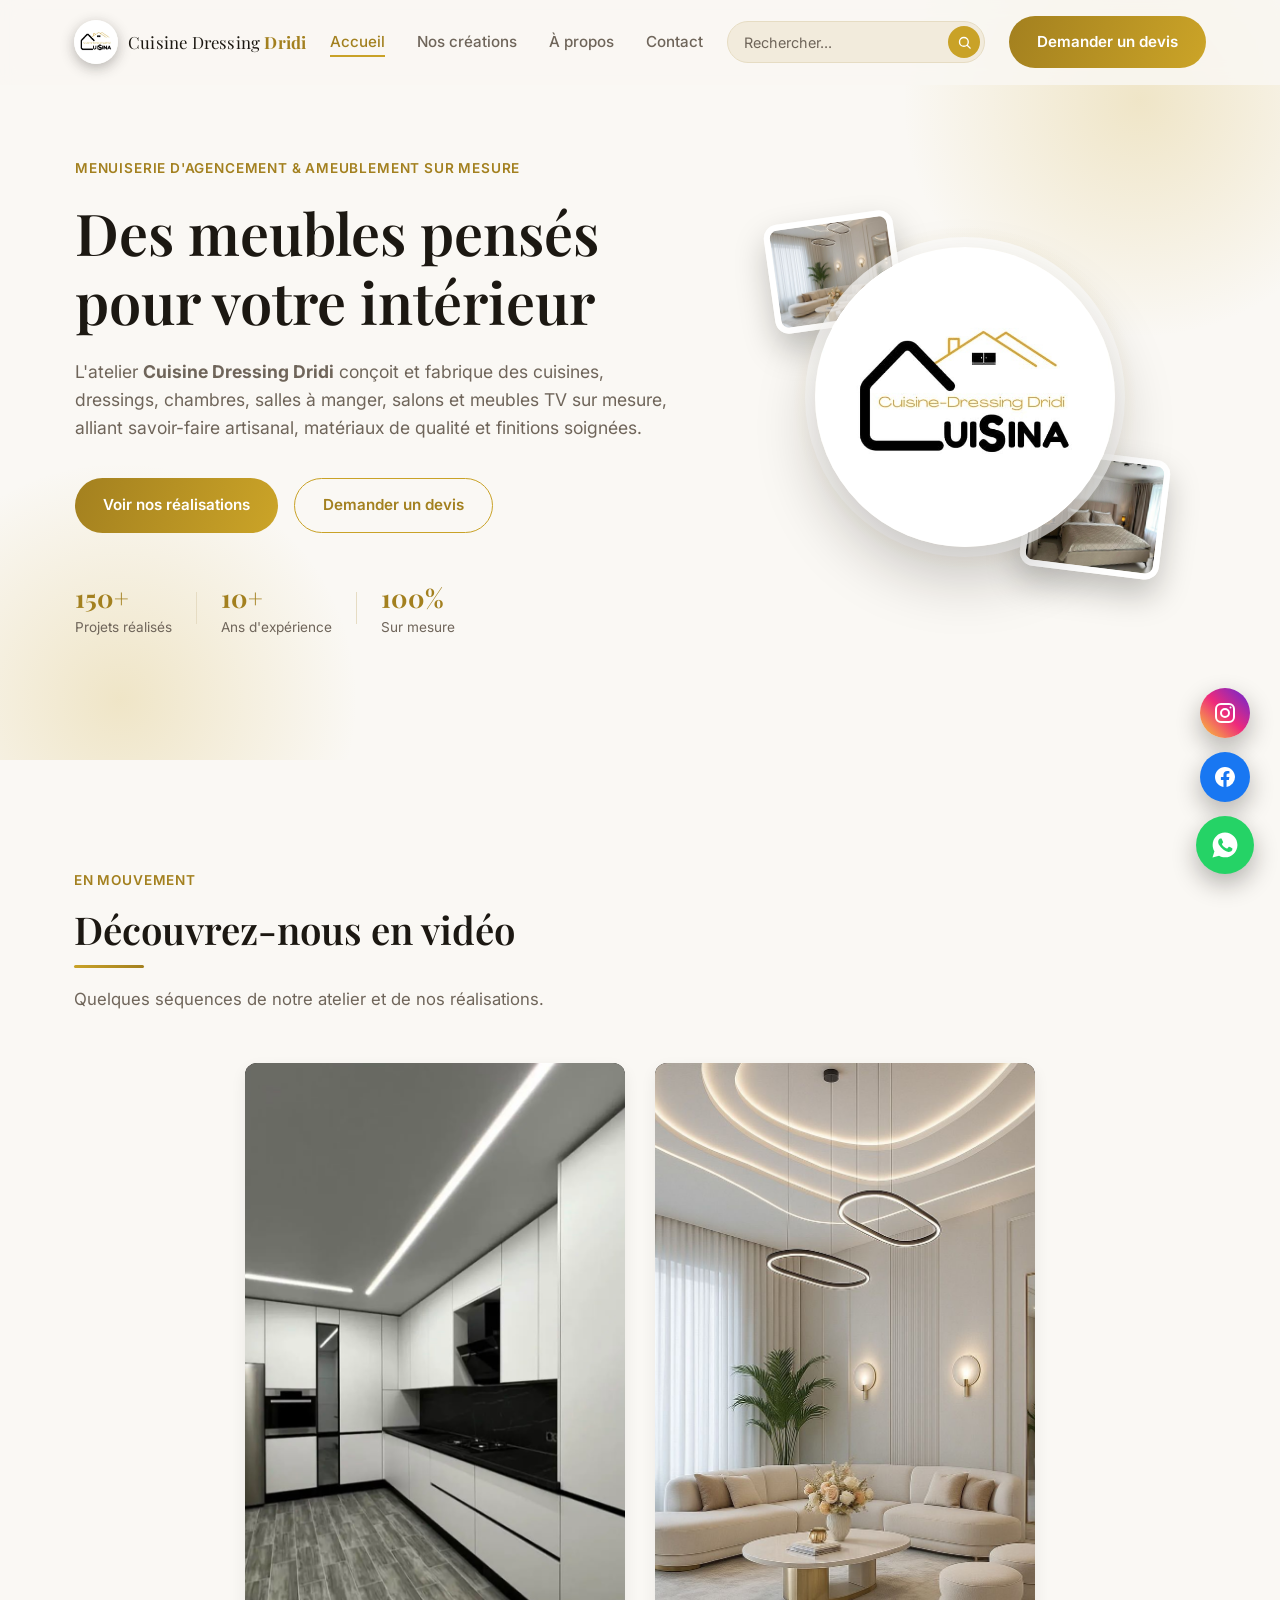
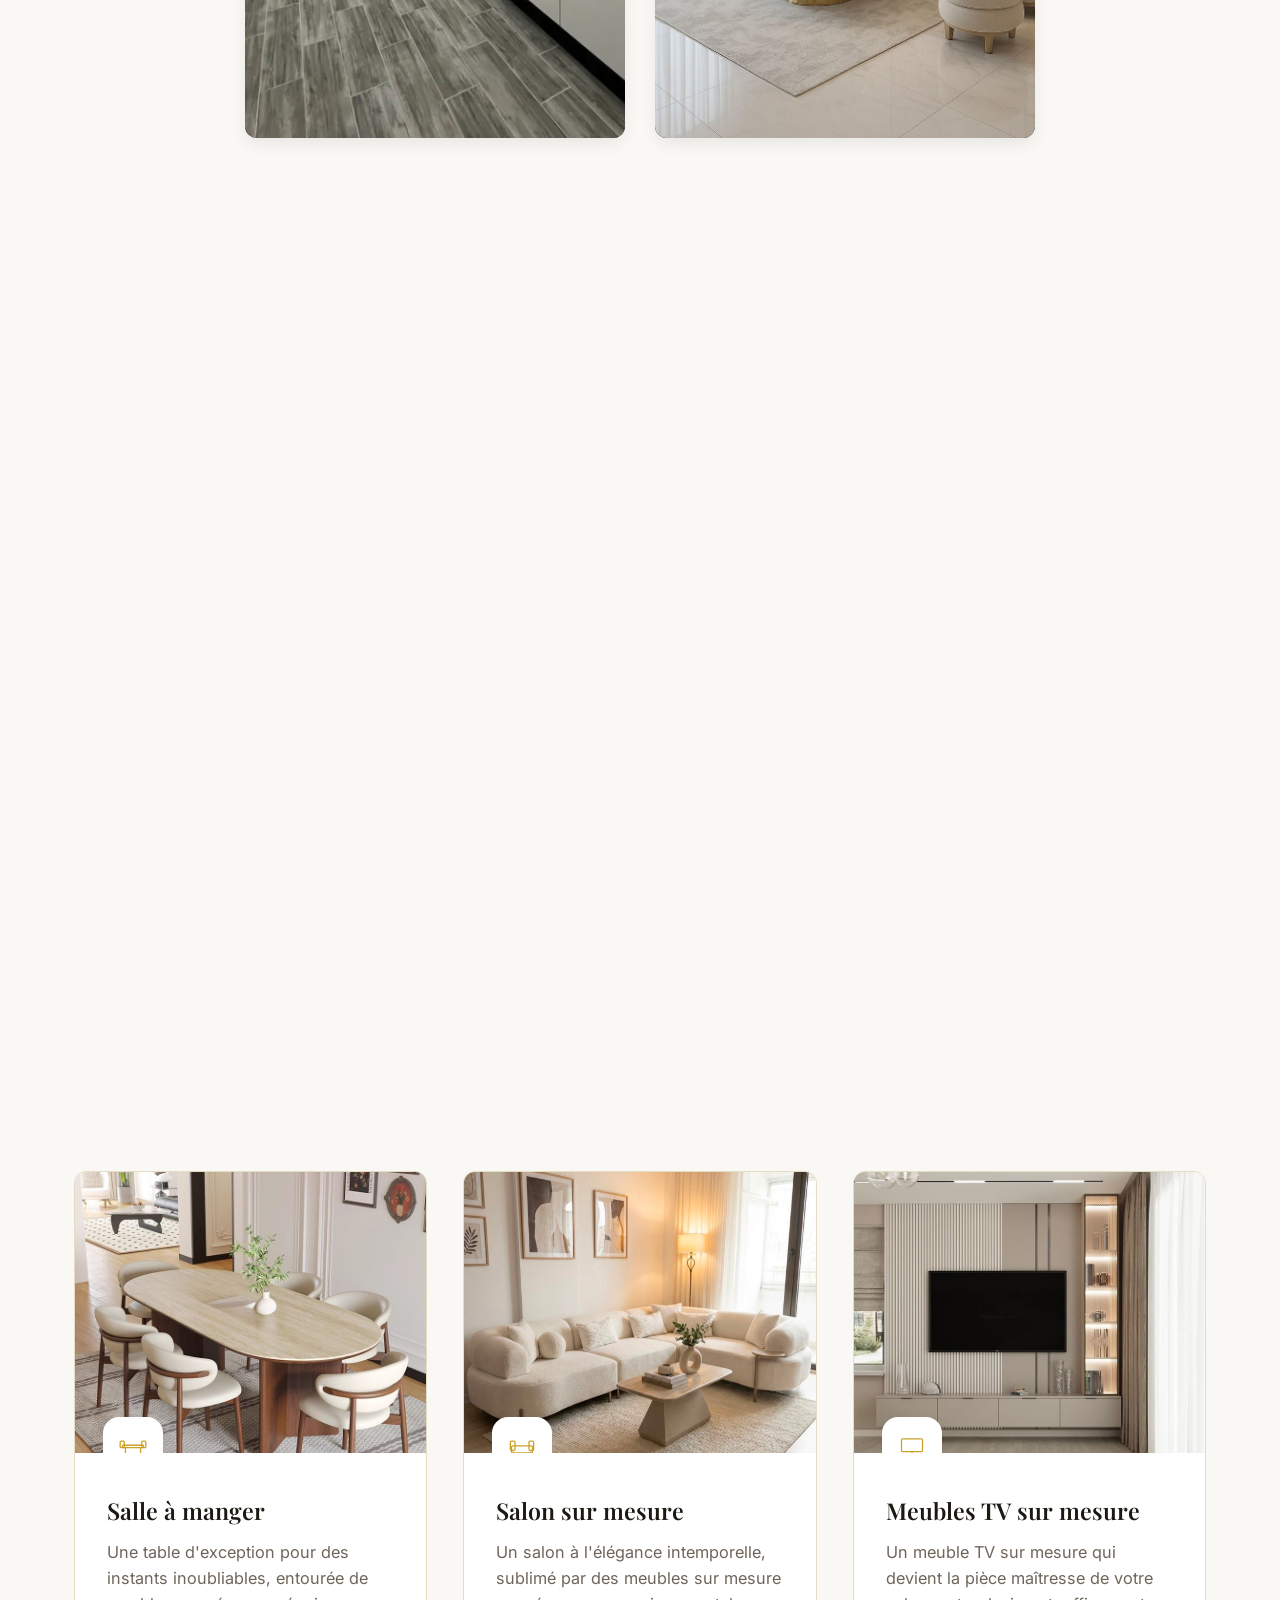
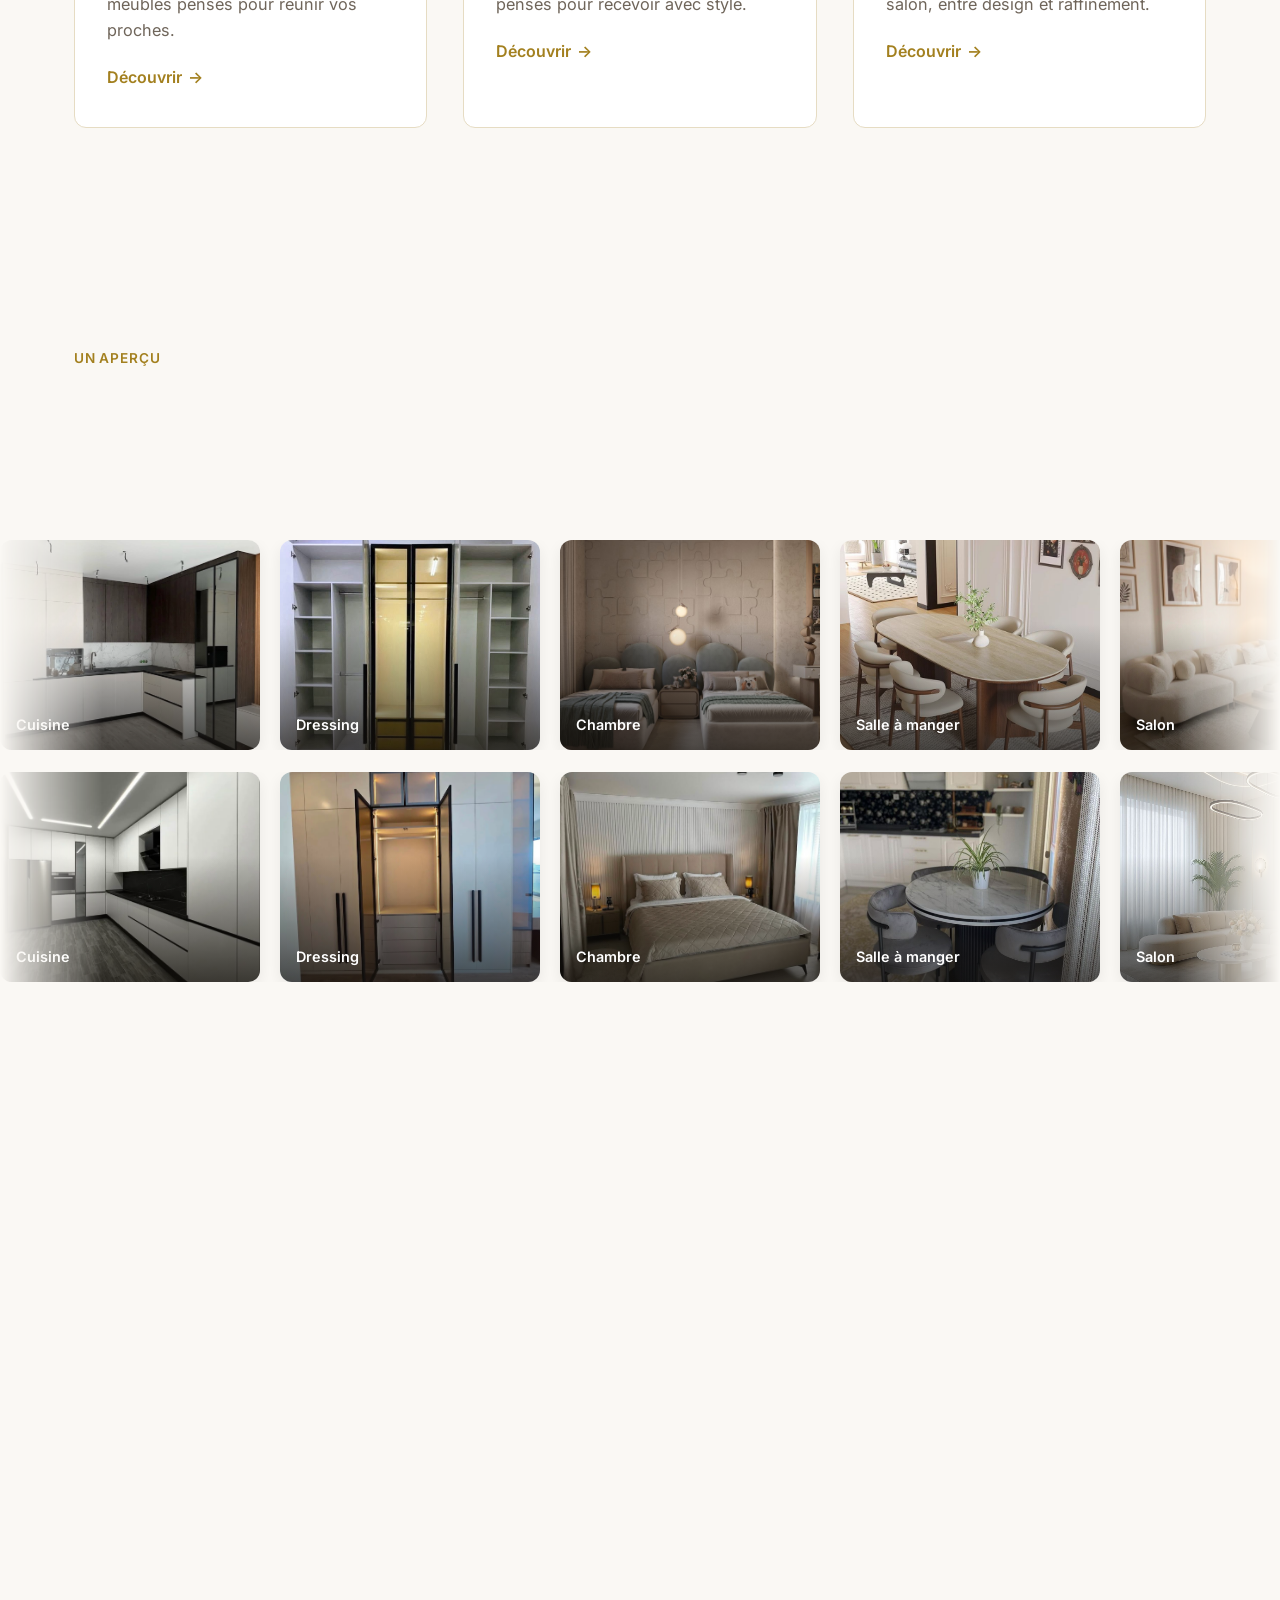
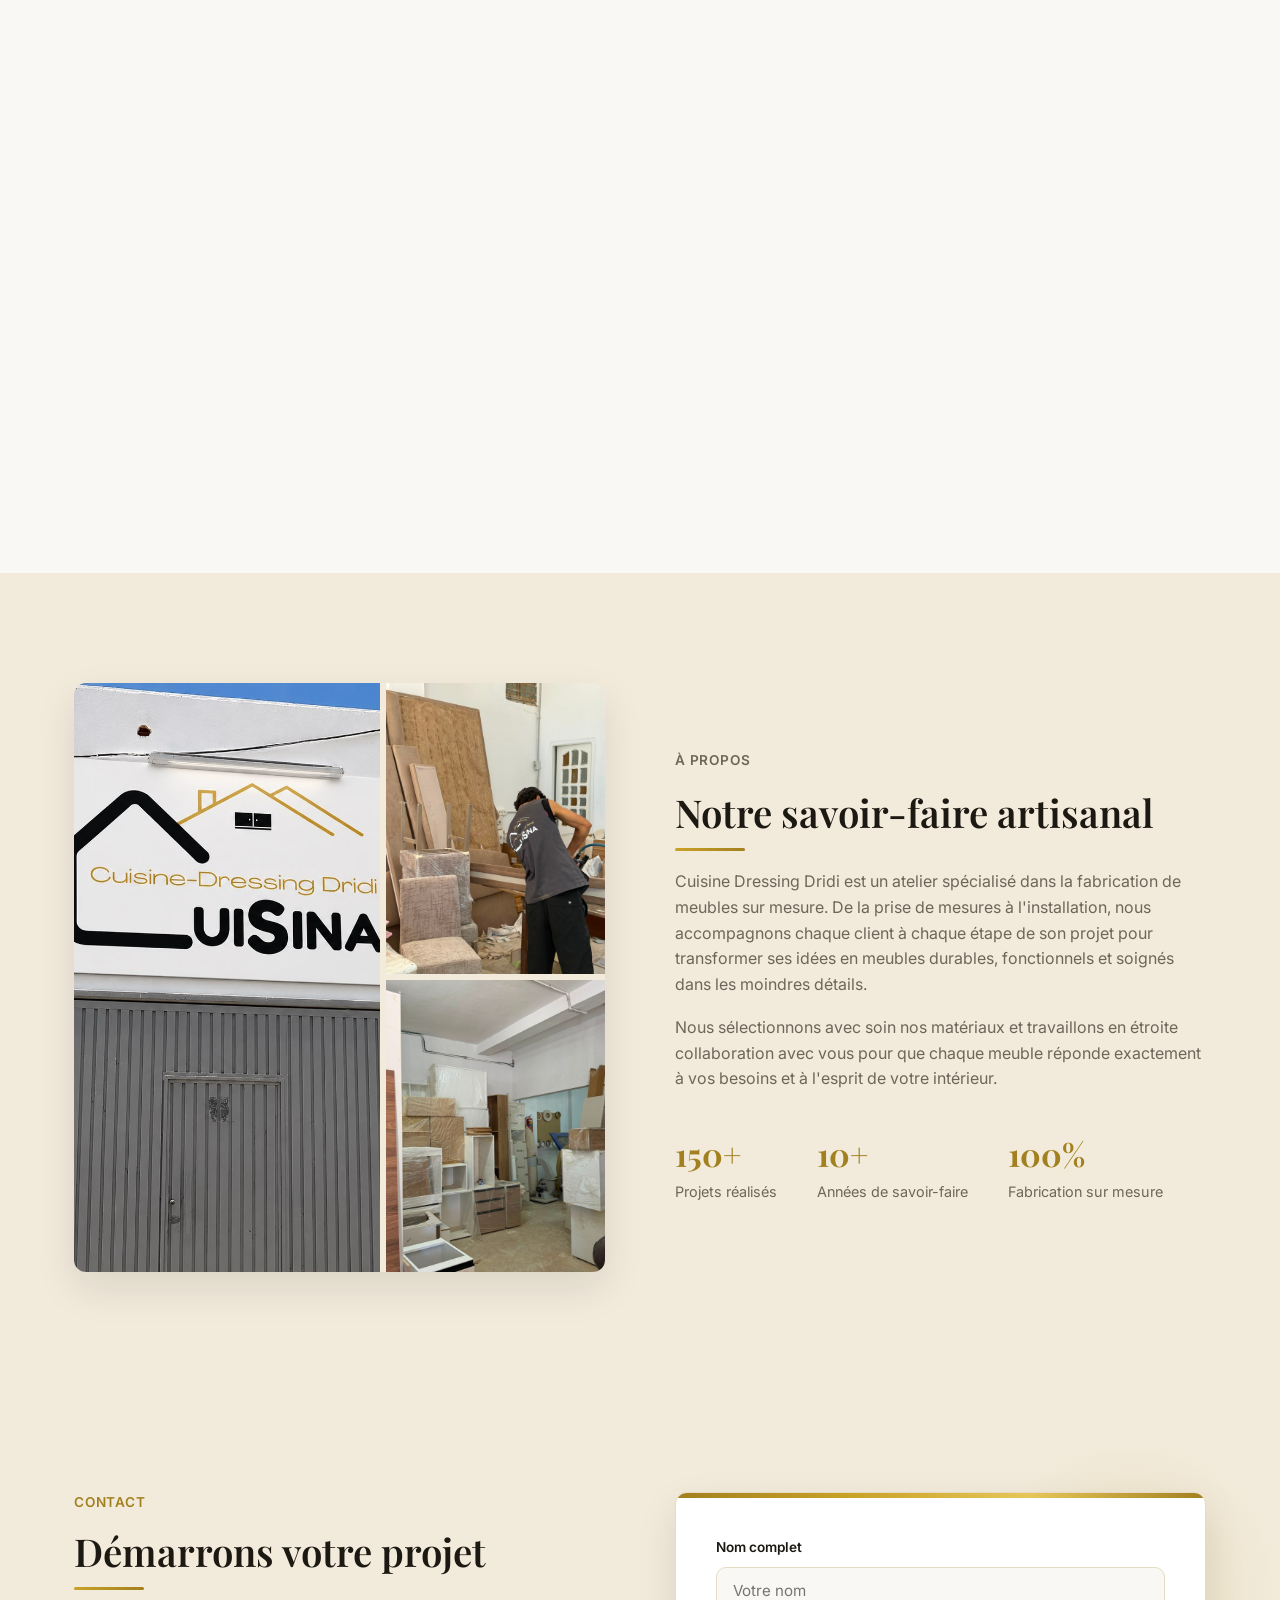
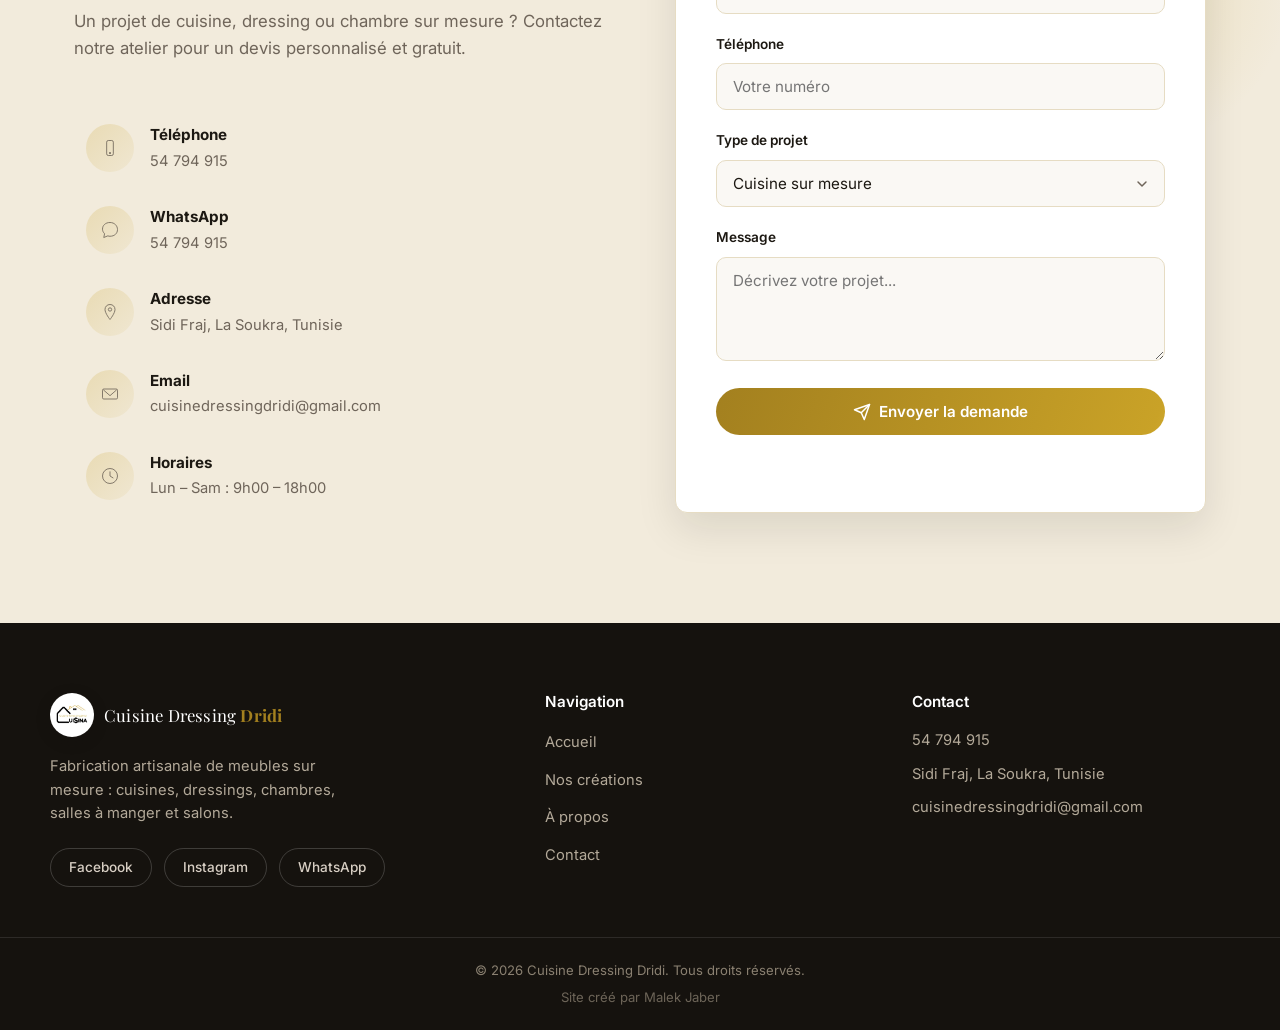
<file: index.html>
<!DOCTYPE html>
<html lang="fr">
<head>
<meta charset="UTF-8">
<meta name="viewport" content="width=device-width, initial-scale=1.0">
<title>Cuisine Dressing Dridi — Meubles sur mesure</title>
<meta name="description" content="Atelier de fabrication de meubles sur mesure : cuisines, dressings, chambres, salles à manger et salons. Savoir-faire artisanal et finitions soignées.">
<link rel="icon" type="image/jpeg" href="images/logo%20.jpeg">
<link rel="preconnect" href="https://fonts.googleapis.com">
<link rel="preconnect" href="https://fonts.gstatic.com" crossorigin>
<link href="https://fonts.googleapis.com/css2?family=Playfair+Display:wght@500;600;700&family=Inter:wght@400;500;600;700&display=swap" rel="stylesheet">
<link rel="stylesheet" href="css/style.css">
</head>
<body>

<header class="site-header" id="header">
  <div class="container header-inner">
    <a href="#accueil" class="logo">
      <img src="images/logo%20.jpeg" alt="Cuisine Dressing Dridi" class="logo-img">
      <span class="logo-text">Cuisine Dressing <strong>Dridi</strong></span>
    </a>

    <nav class="nav" id="nav">
      <ul class="nav-links" id="navLinks">
        <li><a href="#accueil">Accueil</a></li>
        <li><a href="#creations">Nos créations</a></li>
        <li><a href="#atelier">À propos</a></li>
        <li><a href="#contact">Contact</a></li>
      </ul>
    </nav>

    <form class="header-search" id="searchForm" role="search">
      <div class="search-form">
        <input type="text" id="searchInput" class="search-input" placeholder="Rechercher..." autocomplete="off" aria-label="Rechercher une catégorie">
        <button type="submit" class="search-btn" aria-label="Rechercher">
          <svg viewBox="0 0 24 24" fill="none" stroke="currentColor" stroke-width="2.2" stroke-linecap="round" stroke-linejoin="round"><circle cx="11" cy="11" r="7"></circle><line x1="21" y1="21" x2="16.65" y2="16.65"></line></svg>
        </button>
      </div>
      <div class="search-results" id="searchResults"></div>
    </form>

    <a href="#contact" class="btn btn-primary btn-nav">Demander un devis</a>

    <button class="nav-toggle" id="navToggle" aria-label="Ouvrir le menu" aria-expanded="false">
      <span></span><span></span><span></span>
    </button>
  </div>
</header>

<main>

  <section class="hero" id="accueil">
    <div class="hero-bg" aria-hidden="true"></div>
    <div class="container hero-inner">
      <div class="hero-text-col">
        <p class="eyebrow reveal">Menuiserie d'agencement &amp; ameublement sur mesure</p>
        <h1 class="reveal">Des meubles pensés<br>pour votre intérieur</h1>
        <p class="hero-text reveal">
          L'atelier <strong>Cuisine Dressing Dridi</strong> conçoit et fabrique des cuisines,
          dressings, chambres, salles à manger, salons et meubles TV sur mesure, alliant
          savoir-faire artisanal, matériaux de qualité et finitions soignées.
        </p>
        <div class="hero-actions reveal">
          <a href="#creations" class="btn btn-primary">Voir nos réalisations</a>
          <a href="#contact" class="btn btn-outline">Demander un devis</a>
        </div>

        <div class="hero-stats reveal">
          <div class="hero-stat">
            <span class="stat-number" data-count="150" data-suffix="+">0+</span>
            <span class="stat-label">Projets réalisés</span>
          </div>
          <div class="hero-stat-divider"></div>
          <div class="hero-stat">
            <span class="stat-number" data-count="10" data-suffix="+">0+</span>
            <span class="stat-label">Ans d'expérience</span>
          </div>
          <div class="hero-stat-divider"></div>
          <div class="hero-stat">
            <span class="stat-number" data-count="100" data-suffix="%">0%</span>
            <span class="stat-label">Sur mesure</span>
          </div>
        </div>
      </div>
      <div class="hero-logo-col reveal">
        <div class="hero-collage">
          <div class="collage-photo collage-photo-1">
            <img src="images/sallon/14.jpeg" alt="Salon sur mesure" loading="lazy">
          </div>
          <div class="collage-photo collage-photo-2">
            <img src="images/chambre%20a%20coucher/10.jpeg" alt="Chambre sur mesure" loading="lazy">
          </div>
          <div class="hero-logo-badge">
            <img src="images/logo%20.jpeg" alt="Cuisine Dressing Dridi">
          </div>
        </div>
      </div>
    </div>
  </section>

  <section class="section video-section-top">
    <div class="container">
      <p class="section-eyebrow reveal">En mouvement</p>
      <h2 class="section-title reveal">Découvrez-nous en vidéo</h2>
      <p class="section-lead reveal">
        Quelques séquences de notre atelier et de nos réalisations.
      </p>

      <div class="video-grid">
        <div class="video-card reveal">
          <video autoplay muted loop playsinline poster="images/cuisine/cuisine%204/1.jpeg">
            <source src="vidio/vidio%201%20.mp4" type="video/mp4">
          </video>
        </div>
        <div class="video-card reveal">
          <video autoplay muted loop playsinline poster="images/sallon/14.jpeg">
            <source src="vidio/vidio%202.mp4" type="video/mp4">
          </video>
        </div>
      </div>
    </div>
  </section>

  <section class="section" id="creations">
    <div class="container">
      <p class="section-eyebrow reveal">Nos créations</p>
      <h2 class="section-title reveal">Six univers, un savoir-faire d'exception</h2>
      <p class="section-lead reveal">
        Chaque création est unique, pensée dans les moindres détails pour transformer
        votre intérieur en un lieu qui vous ressemble vraiment.
      </p>

      <div class="cards-grid">
        <article class="card reveal">
          <div class="card-media">
            <img src="images/cuisine/cuisine%201/image%201%20facade%20globale.jpeg" alt="Cuisines sur mesure" loading="lazy">
            <span class="card-icon">
              <svg viewBox="0 0 48 48" fill="none" stroke="currentColor" stroke-width="2.2" stroke-linecap="round" stroke-linejoin="round">
                <circle cx="19" cy="27" r="11"></circle>
                <line x1="27" y1="19" x2="39" y2="9"></line>
              </svg>
            </span>
          </div>
          <div class="card-body">
            <h3>Cuisines sur mesure</h3>
            <p>La cuisine de vos rêves, sublimée par un savoir-faire d'exception et des finitions qui font toute la différence.</p>
            <a href="cuisine.html" class="card-link">Découvrir <span aria-hidden="true">→</span></a>
          </div>
        </article>

        <article class="card reveal">
          <div class="card-media">
            <img src="images/dressing/1.jpeg" alt="Dressings sur mesure" loading="lazy">
            <span class="card-icon">
              <svg viewBox="0 0 48 48" fill="none" stroke="currentColor" stroke-width="2.2" stroke-linecap="round" stroke-linejoin="round">
                <circle cx="24" cy="17" r="4"></circle>
                <line x1="24" y1="21" x2="24" y2="24"></line>
                <path d="M11 39 L24 24 L37 39 Z"></path>
              </svg>
            </span>
          </div>
          <div class="card-body">
            <h3>Dressings sur mesure</h3>
            <p>Un dressing taillé pour vous, qui transforme chaque centimètre en un espace aussi pratique qu'élégant.</p>
            <a href="dressing.html" class="card-link">Découvrir <span aria-hidden="true">→</span></a>
          </div>
        </article>

        <article class="card reveal">
          <div class="card-media">
            <img src="images/chambre%20a%20coucher/1.jpeg" alt="Chambres à coucher" loading="lazy">
            <span class="card-icon">
              <svg viewBox="0 0 48 48" fill="none" stroke="currentColor" stroke-width="2.2" stroke-linecap="round" stroke-linejoin="round">
                <rect x="7" y="20" width="10" height="8" rx="2"></rect>
                <rect x="6" y="27" width="36" height="10" rx="2"></rect>
                <line x1="6" y1="20" x2="6" y2="42"></line>
                <line x1="42" y1="32" x2="42" y2="42"></line>
              </svg>
            </span>
          </div>
          <div class="card-body">
            <h3>Chambres à coucher</h3>
            <p>Un cocon unique pensé pour des nuits d'exception, où chaque détail respire le confort et le raffinement.</p>
            <a href="chambre.html" class="card-link">Découvrir <span aria-hidden="true">→</span></a>
          </div>
        </article>

        <article class="card reveal">
          <div class="card-media">
            <img src="images/salle%20a%20manger/salle%20a%20manger%20.jpeg" alt="Salle à manger" loading="lazy">
            <span class="card-icon">
              <svg viewBox="0 0 48 48" fill="none" stroke="currentColor" stroke-width="2.2" stroke-linecap="round" stroke-linejoin="round">
                <rect x="2" y="14" width="7" height="11" rx="1.5"></rect>
                <rect x="39" y="14" width="7" height="11" rx="1.5"></rect>
                <rect x="6" y="21" width="36" height="4" rx="1.5"></rect>
                <line x1="11" y1="25" x2="11" y2="38"></line>
                <line x1="37" y1="25" x2="37" y2="38"></line>
              </svg>
            </span>
          </div>
          <div class="card-body">
            <h3>Salle à manger</h3>
            <p>Une table d'exception pour des instants inoubliables, entourée de meubles pensés pour réunir vos proches.</p>
            <a href="salle-a-manger.html" class="card-link">Découvrir <span aria-hidden="true">→</span></a>
          </div>
        </article>

        <article class="card reveal">
          <div class="card-media">
            <img src="images/sallon/1.jpeg" alt="Salon" loading="lazy">
            <span class="card-icon">
              <svg viewBox="0 0 48 48" fill="none" stroke="currentColor" stroke-width="2.2" stroke-linecap="round" stroke-linejoin="round">
                <rect x="4" y="14" width="8" height="16" rx="2"></rect>
                <rect x="36" y="14" width="8" height="16" rx="2"></rect>
                <rect x="6" y="22" width="36" height="12" rx="2"></rect>
                <line x1="10" y1="34" x2="10" y2="40"></line>
                <line x1="38" y1="34" x2="38" y2="40"></line>
              </svg>
            </span>
          </div>
          <div class="card-body">
            <h3>Salon sur mesure</h3>
            <p>Un salon à l'élégance intemporelle, sublimé par des meubles sur mesure pensés pour recevoir avec style.</p>
            <a href="salon.html" class="card-link">Découvrir <span aria-hidden="true">→</span></a>
          </div>
        </article>

        <article class="card reveal">
          <div class="card-media">
            <img src="images/meuble%20TL/1.jpeg" alt="Meubles TV sur mesure" loading="lazy">
            <span class="card-icon">
              <svg viewBox="0 0 48 48" fill="none" stroke="currentColor" stroke-width="2.2" stroke-linecap="round" stroke-linejoin="round">
                <rect x="6" y="10" width="36" height="22" rx="2"></rect>
                <line x1="18" y1="38" x2="30" y2="38"></line>
                <line x1="24" y1="32" x2="24" y2="38"></line>
              </svg>
            </span>
          </div>
          <div class="card-body">
            <h3>Meubles TV sur mesure</h3>
            <p>Un meuble TV sur mesure qui devient la pièce maîtresse de votre salon, entre design et raffinement.</p>
            <a href="meuble-tv.html" class="card-link">Découvrir <span aria-hidden="true">→</span></a>
          </div>
        </article>
      </div>
    </div>
  </section>

  <section class="section showcase">
    <div class="container">
      <p class="section-eyebrow reveal">Un aperçu</p>
      <h2 class="section-title reveal">Quelques-unes de nos réalisations</h2>
      <p class="section-lead reveal">Un avant-goût de notre savoir-faire, toutes catégories confondues.</p>
    </div>

    <div class="showcase-row">
      <div class="showcase-track">
        <a href="cuisine.html" class="showcase-item"><img src="images/cuisine/cuisine%201/image%201%20facade%20globale.jpeg" alt="Cuisine sur mesure" loading="lazy"><span class="showcase-caption">Cuisine</span></a>
        <a href="dressing.html" class="showcase-item"><img src="images/dressing/1.jpeg" alt="Dressing sur mesure" loading="lazy"><span class="showcase-caption">Dressing</span></a>
        <a href="chambre.html" class="showcase-item"><img src="images/chambre%20a%20coucher/1.jpeg" alt="Chambre à coucher" loading="lazy"><span class="showcase-caption">Chambre</span></a>
        <a href="salle-a-manger.html" class="showcase-item"><img src="images/salle%20a%20manger/salle%20a%20manger%20.jpeg" alt="Salle à manger" loading="lazy"><span class="showcase-caption">Salle à manger</span></a>
        <a href="salon.html" class="showcase-item"><img src="images/sallon/1.jpeg" alt="Salon" loading="lazy"><span class="showcase-caption">Salon</span></a>
        <a href="meuble-tv.html" class="showcase-item"><img src="images/meuble%20TL/1.jpeg" alt="Meuble TV" loading="lazy"><span class="showcase-caption">Meuble TV</span></a>
        <a href="cuisine.html" class="showcase-item"><img src="images/cuisine/cuisine%201/image%201%20facade%20globale.jpeg" alt="Cuisine sur mesure" loading="lazy"><span class="showcase-caption">Cuisine</span></a>
        <a href="dressing.html" class="showcase-item"><img src="images/dressing/1.jpeg" alt="Dressing sur mesure" loading="lazy"><span class="showcase-caption">Dressing</span></a>
        <a href="chambre.html" class="showcase-item"><img src="images/chambre%20a%20coucher/1.jpeg" alt="Chambre à coucher" loading="lazy"><span class="showcase-caption">Chambre</span></a>
        <a href="salle-a-manger.html" class="showcase-item"><img src="images/salle%20a%20manger/salle%20a%20manger%20.jpeg" alt="Salle à manger" loading="lazy"><span class="showcase-caption">Salle à manger</span></a>
        <a href="salon.html" class="showcase-item"><img src="images/sallon/1.jpeg" alt="Salon" loading="lazy"><span class="showcase-caption">Salon</span></a>
        <a href="meuble-tv.html" class="showcase-item"><img src="images/meuble%20TL/1.jpeg" alt="Meuble TV" loading="lazy"><span class="showcase-caption">Meuble TV</span></a>
      </div>
    </div>

    <div class="showcase-row showcase-row-reverse">
      <div class="showcase-track">
        <a href="cuisine.html" class="showcase-item"><img src="images/cuisine/cuisine%204/1.jpeg" alt="Cuisine sur mesure" loading="lazy"><span class="showcase-caption">Cuisine</span></a>
        <a href="dressing.html" class="showcase-item"><img src="images/dressing/4.jpeg" alt="Dressing sur mesure" loading="lazy"><span class="showcase-caption">Dressing</span></a>
        <a href="chambre.html" class="showcase-item"><img src="images/chambre%20a%20coucher/10.jpeg" alt="Chambre à coucher" loading="lazy"><span class="showcase-caption">Chambre</span></a>
        <a href="salle-a-manger.html" class="showcase-item"><img src="images/salle%20a%20manger/3.jpeg" alt="Salle à manger" loading="lazy"><span class="showcase-caption">Salle à manger</span></a>
        <a href="salon.html" class="showcase-item"><img src="images/sallon/14.jpeg" alt="Salon" loading="lazy"><span class="showcase-caption">Salon</span></a>
        <a href="meuble-tv.html" class="showcase-item"><img src="images/meuble%20TL/4.jpeg" alt="Meuble TV" loading="lazy"><span class="showcase-caption">Meuble TV</span></a>
        <a href="cuisine.html" class="showcase-item"><img src="images/cuisine/cuisine%204/1.jpeg" alt="Cuisine sur mesure" loading="lazy"><span class="showcase-caption">Cuisine</span></a>
        <a href="dressing.html" class="showcase-item"><img src="images/dressing/4.jpeg" alt="Dressing sur mesure" loading="lazy"><span class="showcase-caption">Dressing</span></a>
        <a href="chambre.html" class="showcase-item"><img src="images/chambre%20a%20coucher/10.jpeg" alt="Chambre à coucher" loading="lazy"><span class="showcase-caption">Chambre</span></a>
        <a href="salle-a-manger.html" class="showcase-item"><img src="images/salle%20a%20manger/3.jpeg" alt="Salle à manger" loading="lazy"><span class="showcase-caption">Salle à manger</span></a>
        <a href="salon.html" class="showcase-item"><img src="images/sallon/14.jpeg" alt="Salon" loading="lazy"><span class="showcase-caption">Salon</span></a>
        <a href="meuble-tv.html" class="showcase-item"><img src="images/meuble%20TL/4.jpeg" alt="Meuble TV" loading="lazy"><span class="showcase-caption">Meuble TV</span></a>
      </div>
    </div>
  </section>

  <section class="section">
    <div class="container">
      <p class="section-eyebrow reveal">En mouvement</p>
      <h2 class="section-title reveal">Notre savoir-faire en vidéo</h2>
      <p class="section-lead reveal">
        Quelques séquences de nos réalisations, en image.
      </p>

      <div class="video-grid">
        <div class="video-card reveal">
          <video autoplay muted loop playsinline poster="images/dressing/4.jpeg">
            <source src="vidio/vidio%203.mp4" type="video/mp4">
          </video>
        </div>
        <div class="video-card reveal">
          <video autoplay muted loop playsinline poster="images/chambre%20a%20coucher/10.jpeg">
            <source src="vidio/vidio%204.mp4" type="video/mp4">
          </video>
        </div>
      </div>
    </div>
  </section>

  <section class="section section-alt" id="atelier">
    <div class="container atelier-grid">
      <div class="atelier-media reveal">
        <div class="atelier-photo-mosaic">
          <div class="mosaic-main">
            <img src="images/image%20de%20atelier/image%20principale%20de%20atelier%20.jpeg" alt="L'atelier Cuisine Dressing Dridi" loading="lazy">
          </div>
          <div class="mosaic-side">
            <div class="mosaic-cell">
              <img src="images/image%20de%20atelier/image%202.jpeg" alt="Notre atelier" loading="lazy">
            </div>
            <div class="mosaic-cell">
              <img src="images/image%20de%20atelier/image%203.jpeg" alt="Notre atelier" loading="lazy">
            </div>
          </div>
        </div>
      </div>
      <div class="atelier-content reveal">
        <p class="section-eyebrow">À propos</p>
        <h2 class="section-title reveal">Notre savoir-faire artisanal</h2>
        <p>
          Cuisine Dressing Dridi est un atelier spécialisé dans la fabrication de meubles sur mesure.
          De la prise de mesures à l'installation, nous accompagnons chaque client à chaque étape de
          son projet pour transformer ses idées en meubles durables, fonctionnels et soignés dans les
          moindres détails.
        </p>
        <p>
          Nous sélectionnons avec soin nos matériaux et travaillons en étroite collaboration avec vous
          pour que chaque meuble réponde exactement à vos besoins et à l'esprit de votre intérieur.
        </p>

        <div class="stats">
          <div class="stat">
            <span class="stat-number" data-count="150" data-suffix="+">0+</span>
            <span class="stat-label">Projets réalisés</span>
          </div>
          <div class="stat">
            <span class="stat-number" data-count="10" data-suffix="+">0+</span>
            <span class="stat-label">Années de savoir-faire</span>
          </div>
          <div class="stat">
            <span class="stat-number" data-count="100" data-suffix="%">0%</span>
            <span class="stat-label">Fabrication sur mesure</span>
          </div>
        </div>
      </div>
    </div>
  </section>

  <section class="section section-alt" id="contact">
    <div class="container contact-grid">
      <div class="contact-info reveal">
        <p class="section-eyebrow">Contact</p>
        <h2 class="section-title reveal">Démarrons votre projet</h2>
        <p class="section-lead">
          Un projet de cuisine, dressing ou chambre sur mesure ? Contactez notre atelier
          pour un devis personnalisé et gratuit.
        </p>

        <ul class="contact-list">
          <li>
            <span class="contact-icon"><svg viewBox="0 0 48 48" fill="none" stroke="currentColor" stroke-width="2"><rect x="16" y="6" width="16" height="36" rx="4"></rect><circle cx="24" cy="36" r="1.5" fill="currentColor"></circle></svg></span>
            <div><strong>Téléphone</strong><a href="tel:+21654794915">54 794 915</a></div>
          </li>
          <li>
            <span class="contact-icon"><svg viewBox="0 0 48 48" fill="none" stroke="currentColor" stroke-width="2"><path d="M24 6C13 6 6 13 6 22c0 4 2 8 5 11l-2 9 10-4c2 1 3 1 5 1 11 0 18-7 18-16S35 6 24 6z"></path></svg></span>
            <div><strong>WhatsApp</strong><a href="https://wa.me/21654794915" target="_blank" rel="noopener">54 794 915</a></div>
          </li>
          <li>
            <span class="contact-icon"><svg viewBox="0 0 48 48" fill="none" stroke="currentColor" stroke-width="2"><path d="M24 6c-7 0-12 5-12 12 0 9 12 24 12 24s12-15 12-24c0-7-5-12-12-12z"></path><circle cx="24" cy="18" r="4"></circle></svg></span>
            <div><strong>Adresse</strong><a href="https://www.google.com/maps/search/?api=1&query=Sidi%20Fraj%2C%20La%20Soukra%2C%20Tunisie" target="_blank" rel="noopener">Sidi Fraj, La Soukra, Tunisie</a></div>
          </li>
          <li>
            <span class="contact-icon"><svg viewBox="0 0 48 48" fill="none" stroke="currentColor" stroke-width="2"><rect x="6" y="12" width="36" height="24" rx="3"></rect><path d="M8 14l16 14 16-14"></path></svg></span>
            <div><strong>Email</strong><a href="mailto:cuisinedressingdridi@gmail.com">cuisinedressingdridi@gmail.com</a></div>
          </li>
          <li>
            <span class="contact-icon"><svg viewBox="0 0 48 48" fill="none" stroke="currentColor" stroke-width="2"><circle cx="24" cy="24" r="18"></circle><line x1="24" y1="24" x2="24" y2="13"></line><line x1="24" y1="24" x2="32" y2="29"></line></svg></span>
            <div><strong>Horaires</strong><span>Lun – Sam : 9h00 – 18h00</span></div>
          </li>
        </ul>
      </div>

      <form class="contact-form reveal" id="contactForm" novalidate>
        <div class="form-row">
          <label for="name">Nom complet</label>
          <input type="text" id="name" name="name" placeholder="Votre nom" required>
        </div>
        <div class="form-row">
          <label for="phone">Téléphone</label>
          <input type="tel" id="phone" name="phone" placeholder="Votre numéro" required>
        </div>
        <div class="form-row">
          <label for="project">Type de projet</label>
          <select id="project" name="project">
            <option value="cuisine">Cuisine sur mesure</option>
            <option value="dressing">Dressing sur mesure</option>
            <option value="chambre">Chambre à coucher</option>
            <option value="salle-a-manger">Salle à manger</option>
            <option value="salon">Salon</option>
            <option value="meuble-tv">Meuble TV</option>
            <option value="autre">Autre projet</option>
          </select>
        </div>
        <div class="form-row">
          <label for="message">Message</label>
          <textarea id="message" name="message" rows="4" placeholder="Décrivez votre projet..." required></textarea>
        </div>
        <button type="submit" class="btn btn-primary btn-block">
          <svg viewBox="0 0 24 24" fill="none" stroke="currentColor" stroke-width="2" stroke-linecap="round" stroke-linejoin="round"><line x1="22" y1="2" x2="11" y2="13"></line><polygon points="22 2 15 22 11 13 2 9 22 2"></polygon></svg>
          Envoyer la demande
        </button>
        <p class="form-feedback" id="formFeedback" role="status"></p>
      </form>
    </div>
  </section>

</main>

<footer class="site-footer">
  <div class="container footer-inner">
    <div class="footer-brand">
      <a href="#accueil" class="logo">
        <img src="images/logo%20.jpeg" alt="Cuisine Dressing Dridi" class="logo-img">
        <span class="logo-text">Cuisine Dressing <strong>Dridi</strong></span>
      </a>
      <p>Fabrication artisanale de meubles sur mesure : cuisines, dressings, chambres, salles à manger et salons.</p>
      <div class="socials">
        <a href="https://www.facebook.com/cuisina123" target="_blank" rel="noopener" class="social-pill">Facebook</a>
        <a href="https://instagram.com/cuisine_dressing_dridi" target="_blank" rel="noopener" class="social-pill">Instagram</a>
        <a href="https://wa.me/21654794915" target="_blank" rel="noopener" class="social-pill">WhatsApp</a>
      </div>
    </div>

    <div class="footer-links">
      <h4>Navigation</h4>
      <ul>
        <li><a href="#accueil">Accueil</a></li>
        <li><a href="#creations">Nos créations</a></li>
        <li><a href="#atelier">À propos</a></li>
        <li><a href="#contact">Contact</a></li>
      </ul>
    </div>

    <div class="footer-contact">
      <h4>Contact</h4>
      <p><a href="tel:+21654794915">54 794 915</a></p>
      <p><a href="https://www.google.com/maps/search/?api=1&query=Sidi%20Fraj%2C%20La%20Soukra%2C%20Tunisie" target="_blank" rel="noopener">Sidi Fraj, La Soukra, Tunisie</a></p>
      <p><a href="mailto:cuisinedressingdridi@gmail.com">cuisinedressingdridi@gmail.com</a></p>
    </div>
  </div>
  <div class="footer-bottom">
    <div class="container">
      <p>© <span id="year"></span> Cuisine Dressing Dridi. Tous droits réservés.</p>
      <p class="footer-credit">Site créé par Malek Jaber</p>
    </div>
  </div>
</footer>

<div class="social-float">
  <a href="https://instagram.com/cuisine_dressing_dridi" target="_blank" rel="noopener" class="social-float-btn instagram-float" aria-label="Suivez-nous sur Instagram">
    <svg viewBox="0 0 24 24" fill="none" stroke="currentColor" stroke-width="2" stroke-linecap="round" stroke-linejoin="round"><rect x="3" y="3" width="18" height="18" rx="5"></rect><circle cx="12" cy="12" r="4"></circle><circle cx="17.5" cy="6.5" r="1" fill="currentColor" stroke="none"></circle></svg>
  </a>
  <a href="https://www.facebook.com/cuisina123" target="_blank" rel="noopener" class="social-float-btn facebook-float" aria-label="Suivez-nous sur Facebook">
    <svg viewBox="0 0 24 24" fill="currentColor"><path d="M22 12.06C22 6.5 17.5 2 12 2S2 6.5 2 12.06c0 5 3.66 9.13 8.44 9.88v-7H7.9v-2.88h2.54V9.84c0-2.5 1.49-3.89 3.78-3.89 1.09 0 2.23.2 2.23.2v2.45h-1.26c-1.24 0-1.63.77-1.63 1.56v1.88h2.78l-.44 2.88h-2.34v7A10 10 0 0 0 22 12.06Z"></path></svg>
  </a>
  <a href="https://wa.me/21654794915" target="_blank" rel="noopener" class="social-float-btn whatsapp-float" aria-label="Contacter sur WhatsApp">
    <svg viewBox="0 0 24 24" fill="currentColor"><path d="M12.04 2C6.58 2 2.13 6.45 2.13 11.91c0 1.85.5 3.58 1.43 5.06L2 22l5.25-1.38c1.42.78 3.04 1.22 4.79 1.22 5.46 0 9.91-4.45 9.91-9.91S17.5 2 12.04 2zm5.81 14.07c-.24.68-1.38 1.32-1.9 1.39-.49.07-1.1.1-1.78-.11-.41-.13-.94-.3-1.62-.6-2.85-1.23-4.71-4.1-4.85-4.29-.14-.19-1.16-1.54-1.16-2.94 0-1.4.73-2.08 1-2.36.27-.28.58-.35.78-.35.2 0 .39 0 .56.01.18.01.42-.07.66.5.24.58.82 2 .9 2.14.07.14.12.31.02.5-.1.19-.15.31-.29.48-.14.17-.3.38-.43.51-.14.14-.28.29-.12.57.16.28.71 1.18 1.53 1.91 1.05.93 1.94 1.22 2.22 1.36.28.14.45.12.62-.07.17-.19.7-.81.89-1.09.19-.28.38-.23.63-.14.25.09 1.6.76 1.87.9.27.14.45.21.52.33.07.12.07.65-.17 1.33z"></path></svg>
  </a>
</div>

<script src="js/search.js"></script>
<script src="js/main.js"></script>
</body>
</html>
</file>
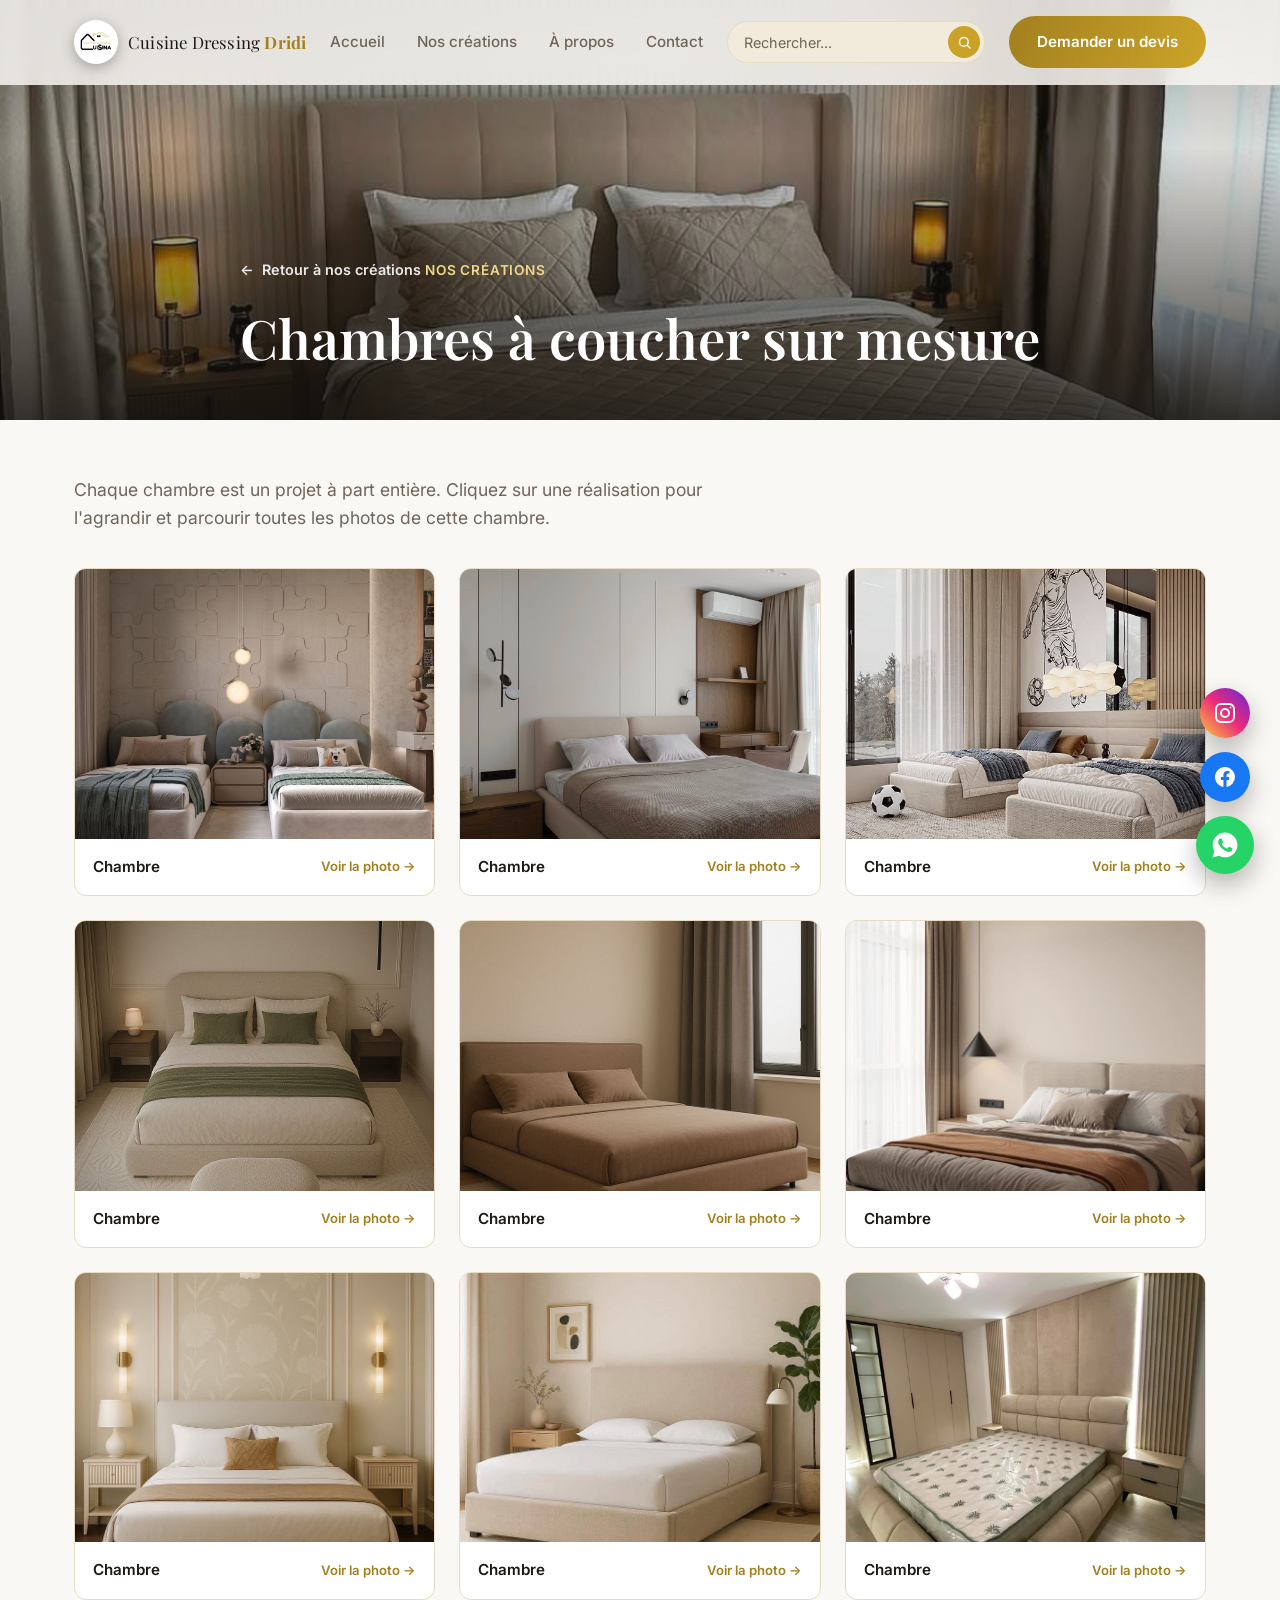
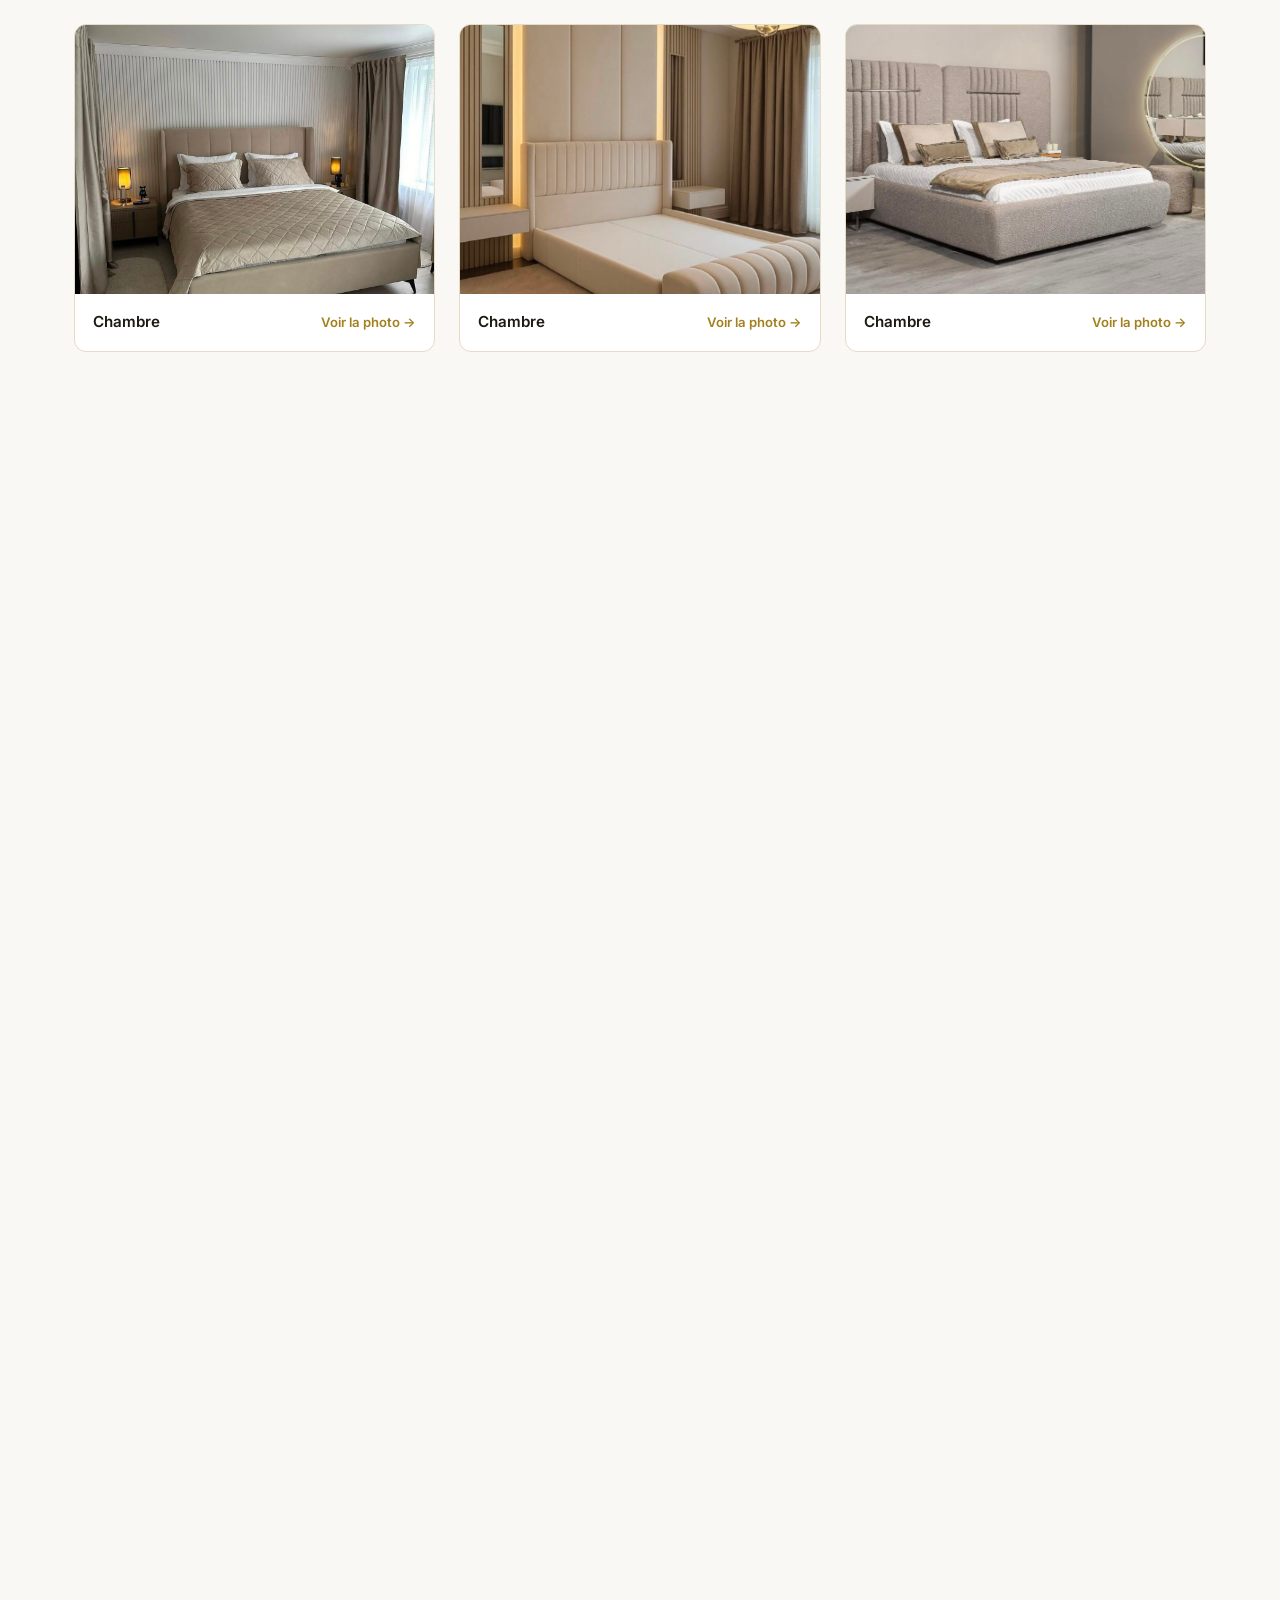
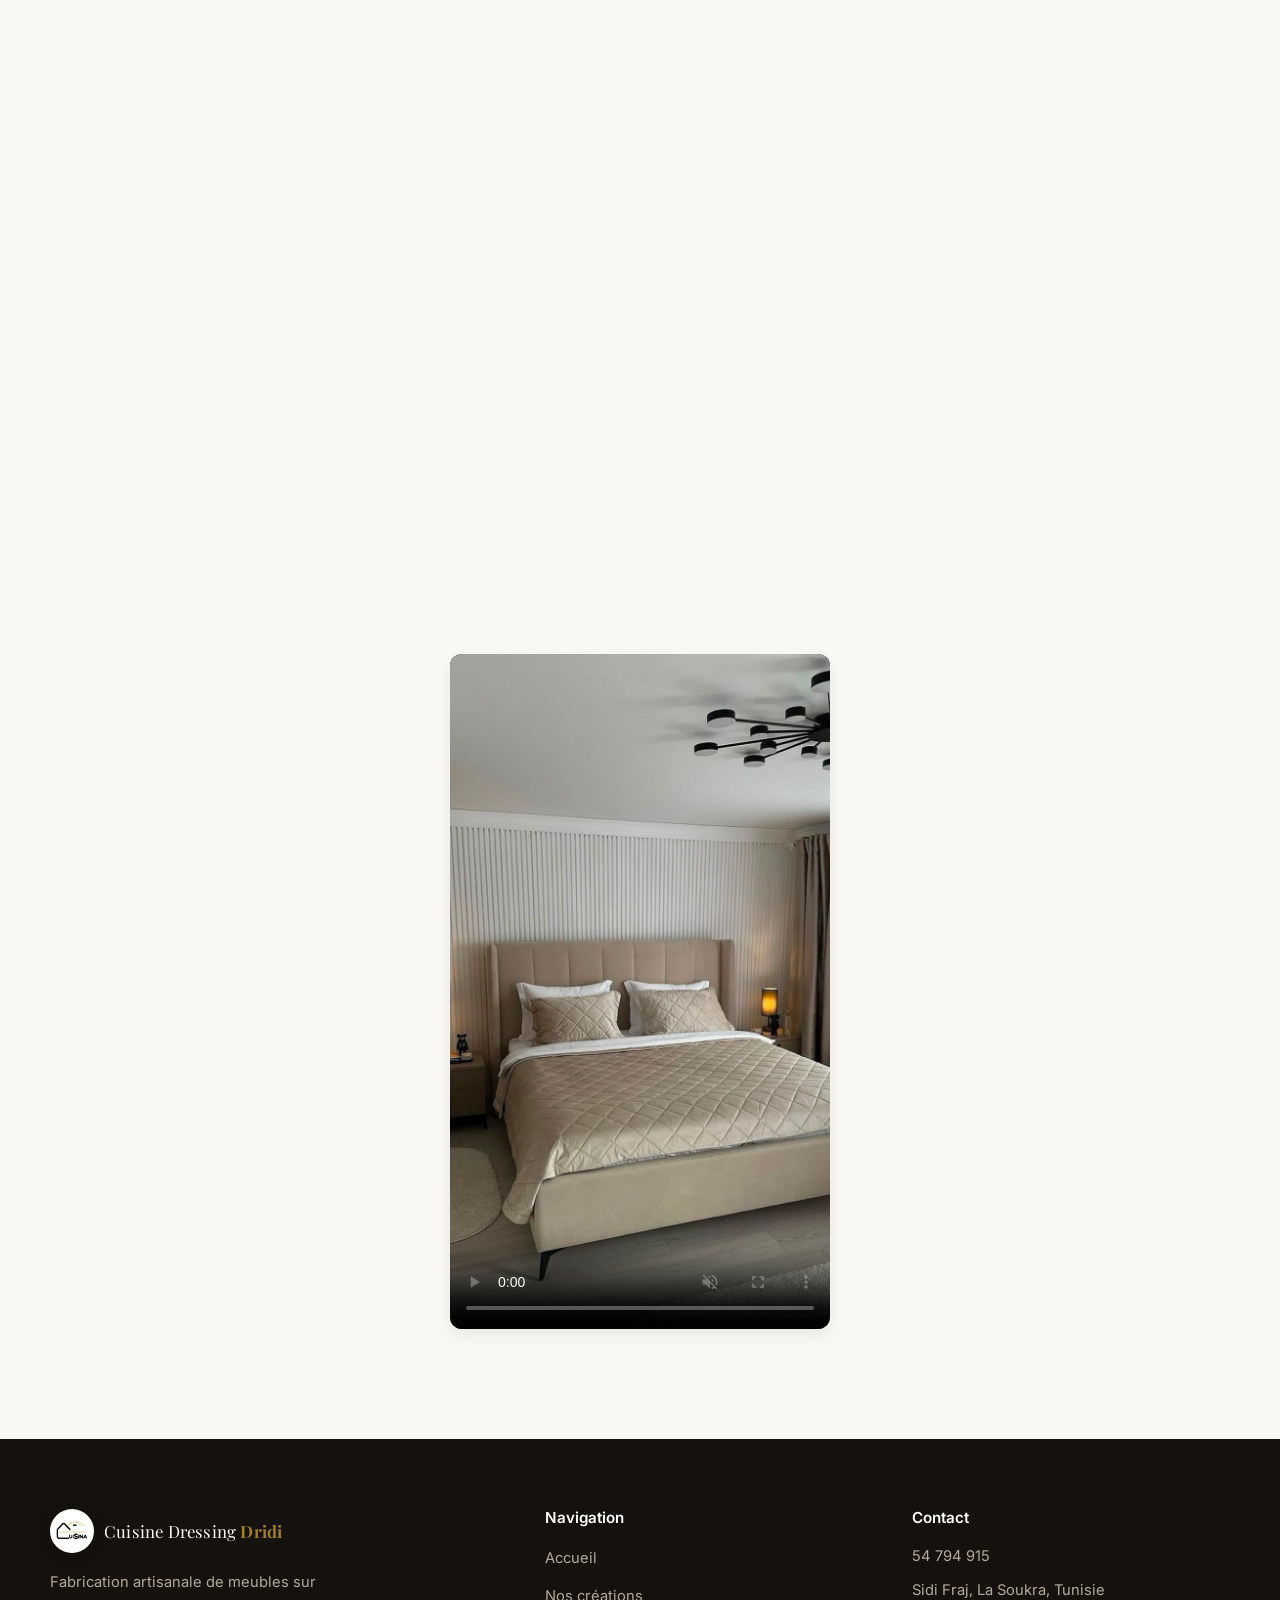
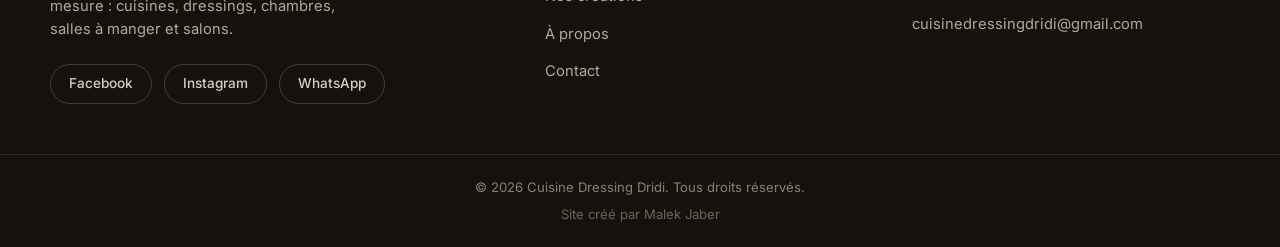
<file: chambre.html>
<!DOCTYPE html>
<html lang="fr">
<head>
<meta charset="UTF-8">
<meta name="viewport" content="width=device-width, initial-scale=1.0">
<title>Chambres à coucher sur mesure — Cuisine Dressing Dridi</title>
<meta name="description" content="Découvrez nos réalisations de chambres à coucher sur mesure fabriquées par l'atelier Cuisine Dressing Dridi.">
<link rel="icon" type="image/jpeg" href="images/logo%20.jpeg">
<link rel="preconnect" href="https://fonts.googleapis.com">
<link rel="preconnect" href="https://fonts.gstatic.com" crossorigin>
<link href="https://fonts.googleapis.com/css2?family=Playfair+Display:wght@500;600;700&family=Inter:wght@400;500;600;700&display=swap" rel="stylesheet">
<link rel="stylesheet" href="css/style.css">
</head>
<body>

<header class="site-header" id="header">
  <div class="container header-inner">
    <a href="index.html#accueil" class="logo">
      <img src="images/logo%20.jpeg" alt="Cuisine Dressing Dridi" class="logo-img">
      <span class="logo-text">Cuisine Dressing <strong>Dridi</strong></span>
    </a>

    <nav class="nav" id="nav">
      <ul class="nav-links" id="navLinks">
        <li><a href="index.html#accueil">Accueil</a></li>
        <li><a href="index.html#creations">Nos créations</a></li>
        <li><a href="index.html#atelier">À propos</a></li>
        <li><a href="index.html#contact">Contact</a></li>
      </ul>
    </nav>

    <form class="header-search" id="searchForm" role="search">
      <div class="search-form">
        <input type="text" id="searchInput" class="search-input" placeholder="Rechercher..." autocomplete="off" aria-label="Rechercher une catégorie">
        <button type="submit" class="search-btn" aria-label="Rechercher">
          <svg viewBox="0 0 24 24" fill="none" stroke="currentColor" stroke-width="2.2" stroke-linecap="round" stroke-linejoin="round"><circle cx="11" cy="11" r="7"></circle><line x1="21" y1="21" x2="16.65" y2="16.65"></line></svg>
        </button>
      </div>
      <div class="search-results" id="searchResults"></div>
    </form>

    <a href="index.html#contact" class="btn btn-primary btn-nav">Demander un devis</a>

    <button class="nav-toggle" id="navToggle" aria-label="Ouvrir le menu" aria-expanded="false">
      <span></span><span></span><span></span>
    </button>
  </div>
</header>

<main>

  <section class="page-banner">
    <img src="images/chambre%20a%20coucher/10.jpeg" alt="Chambres à coucher sur mesure" class="page-banner-img">
    <div class="page-banner-overlay"></div>
    <div class="container page-banner-content">
      <a href="index.html#creations" class="back-link back-link-light">
        <span aria-hidden="true">←</span> Retour à nos créations
      </a>
      <p class="eyebrow eyebrow-light reveal">Nos créations</p>
      <h1 class="page-banner-title reveal">Chambres à coucher sur mesure</h1>
    </div>
  </section>

  <section class="section page-intro">
    <div class="container">
      <p class="hero-text reveal">
        Chaque chambre est un projet à part entière. Cliquez sur une réalisation
        pour l'agrandir et parcourir toutes les photos de cette chambre.
      </p>
      <div class="gallery-grid" id="chambreGrid"></div>
    </div>
  </section>

  <section class="section video-section-top">
    <div class="container">
      <p class="section-eyebrow reveal">En mouvement</p>
      <h2 class="section-title reveal">Une chambre en vidéo</h2>

      <div class="video-grid">
        <div class="video-card reveal">
          <video autoplay muted loop playsinline controls poster="images/chambre%20a%20coucher/10.jpeg">
            <source src="images/chambre%20a%20coucher/video-chambre.mp4" type="video/mp4">
          </video>
        </div>
      </div>
    </div>
  </section>

</main>

<footer class="site-footer">
  <div class="container footer-inner">
    <div class="footer-brand">
      <a href="index.html#accueil" class="logo">
        <img src="images/logo%20.jpeg" alt="Cuisine Dressing Dridi" class="logo-img">
        <span class="logo-text">Cuisine Dressing <strong>Dridi</strong></span>
      </a>
      <p>Fabrication artisanale de meubles sur mesure : cuisines, dressings, chambres, salles à manger et salons.</p>
      <div class="socials">
        <a href="https://www.facebook.com/cuisina123" target="_blank" rel="noopener" class="social-pill">Facebook</a>
        <a href="https://instagram.com/cuisine_dressing_dridi" target="_blank" rel="noopener" class="social-pill">Instagram</a>
        <a href="https://wa.me/21654794915" target="_blank" rel="noopener" class="social-pill">WhatsApp</a>
      </div>
    </div>

    <div class="footer-links">
      <h4>Navigation</h4>
      <ul>
        <li><a href="index.html#accueil">Accueil</a></li>
        <li><a href="index.html#creations">Nos créations</a></li>
        <li><a href="index.html#atelier">À propos</a></li>
        <li><a href="index.html#contact">Contact</a></li>
      </ul>
    </div>

    <div class="footer-contact">
      <h4>Contact</h4>
      <p><a href="tel:+21654794915">54 794 915</a></p>
      <p><a href="https://www.google.com/maps/search/?api=1&query=Sidi%20Fraj%2C%20La%20Soukra%2C%20Tunisie" target="_blank" rel="noopener">Sidi Fraj, La Soukra, Tunisie</a></p>
      <p><a href="mailto:cuisinedressingdridi@gmail.com">cuisinedressingdridi@gmail.com</a></p>
    </div>
  </div>
  <div class="footer-bottom">
    <div class="container">
      <p>© <span id="year"></span> Cuisine Dressing Dridi. Tous droits réservés.</p>
      <p class="footer-credit">Site créé par Malek Jaber</p>
    </div>
  </div>
</footer>

<div class="social-float">
  <a href="https://instagram.com/cuisine_dressing_dridi" target="_blank" rel="noopener" class="social-float-btn instagram-float" aria-label="Suivez-nous sur Instagram">
    <svg viewBox="0 0 24 24" fill="none" stroke="currentColor" stroke-width="2" stroke-linecap="round" stroke-linejoin="round"><rect x="3" y="3" width="18" height="18" rx="5"></rect><circle cx="12" cy="12" r="4"></circle><circle cx="17.5" cy="6.5" r="1" fill="currentColor" stroke="none"></circle></svg>
  </a>
  <a href="https://www.facebook.com/cuisina123" target="_blank" rel="noopener" class="social-float-btn facebook-float" aria-label="Suivez-nous sur Facebook">
    <svg viewBox="0 0 24 24" fill="currentColor"><path d="M22 12.06C22 6.5 17.5 2 12 2S2 6.5 2 12.06c0 5 3.66 9.13 8.44 9.88v-7H7.9v-2.88h2.54V9.84c0-2.5 1.49-3.89 3.78-3.89 1.09 0 2.23.2 2.23.2v2.45h-1.26c-1.24 0-1.63.77-1.63 1.56v1.88h2.78l-.44 2.88h-2.34v7A10 10 0 0 0 22 12.06Z"></path></svg>
  </a>
  <a href="https://wa.me/21654794915" target="_blank" rel="noopener" class="social-float-btn whatsapp-float" aria-label="Contacter sur WhatsApp">
    <svg viewBox="0 0 24 24" fill="currentColor"><path d="M12.04 2C6.58 2 2.13 6.45 2.13 11.91c0 1.85.5 3.58 1.43 5.06L2 22l5.25-1.38c1.42.78 3.04 1.22 4.79 1.22 5.46 0 9.91-4.45 9.91-9.91S17.5 2 12.04 2zm5.81 14.07c-.24.68-1.38 1.32-1.9 1.39-.49.07-1.1.1-1.78-.11-.41-.13-.94-.3-1.62-.6-2.85-1.23-4.71-4.1-4.85-4.29-.14-.19-1.16-1.54-1.16-2.94 0-1.4.73-2.08 1-2.36.27-.28.58-.35.78-.35.2 0 .39 0 .56.01.18.01.42-.07.66.5.24.58.82 2 .9 2.14.07.14.12.31.02.5-.1.19-.15.31-.29.48-.14.17-.3.38-.43.51-.14.14-.28.29-.12.57.16.28.71 1.18 1.53 1.91 1.05.93 1.94 1.22 2.22 1.36.28.14.45.12.62-.07.17-.19.7-.81.89-1.09.19-.28.38-.23.63-.14.25.09 1.6.76 1.87.9.27.14.45.21.52.33.07.12.07.65-.17 1.33z"></path></svg>
  </a>
</div>

<div class="lightbox" id="lightbox">
  <button class="lightbox-close" id="lightboxClose" aria-label="Fermer">
    <svg viewBox="0 0 24 24" fill="none" stroke="currentColor" stroke-width="2" stroke-linecap="round"><line x1="5" y1="5" x2="19" y2="19"></line><line x1="19" y1="5" x2="5" y2="19"></line></svg>
  </button>
  <button class="lightbox-nav lightbox-prev" id="lightboxPrev" aria-label="Photo précédente">
    <svg viewBox="0 0 24 24" fill="none" stroke="currentColor" stroke-width="2.2" stroke-linecap="round" stroke-linejoin="round"><polyline points="15 5 8 12 15 19"></polyline></svg>
  </button>
  <button class="lightbox-nav lightbox-next" id="lightboxNext" aria-label="Photo suivante">
    <svg viewBox="0 0 24 24" fill="none" stroke="currentColor" stroke-width="2.2" stroke-linecap="round" stroke-linejoin="round"><polyline points="9 5 16 12 9 19"></polyline></svg>
  </button>
  <div class="lightbox-content" id="lightboxContent"></div>
  <div class="lightbox-footer">
    <p class="lightbox-caption" id="lightboxCaption"></p>
    <div class="lightbox-dots" id="lightboxDots"></div>
    <p class="lightbox-counter" id="lightboxCounter"></p>
  </div>
</div>

<script src="js/search.js"></script>
<script src="js/chambre.js"></script>
</body>
</html>
</file>
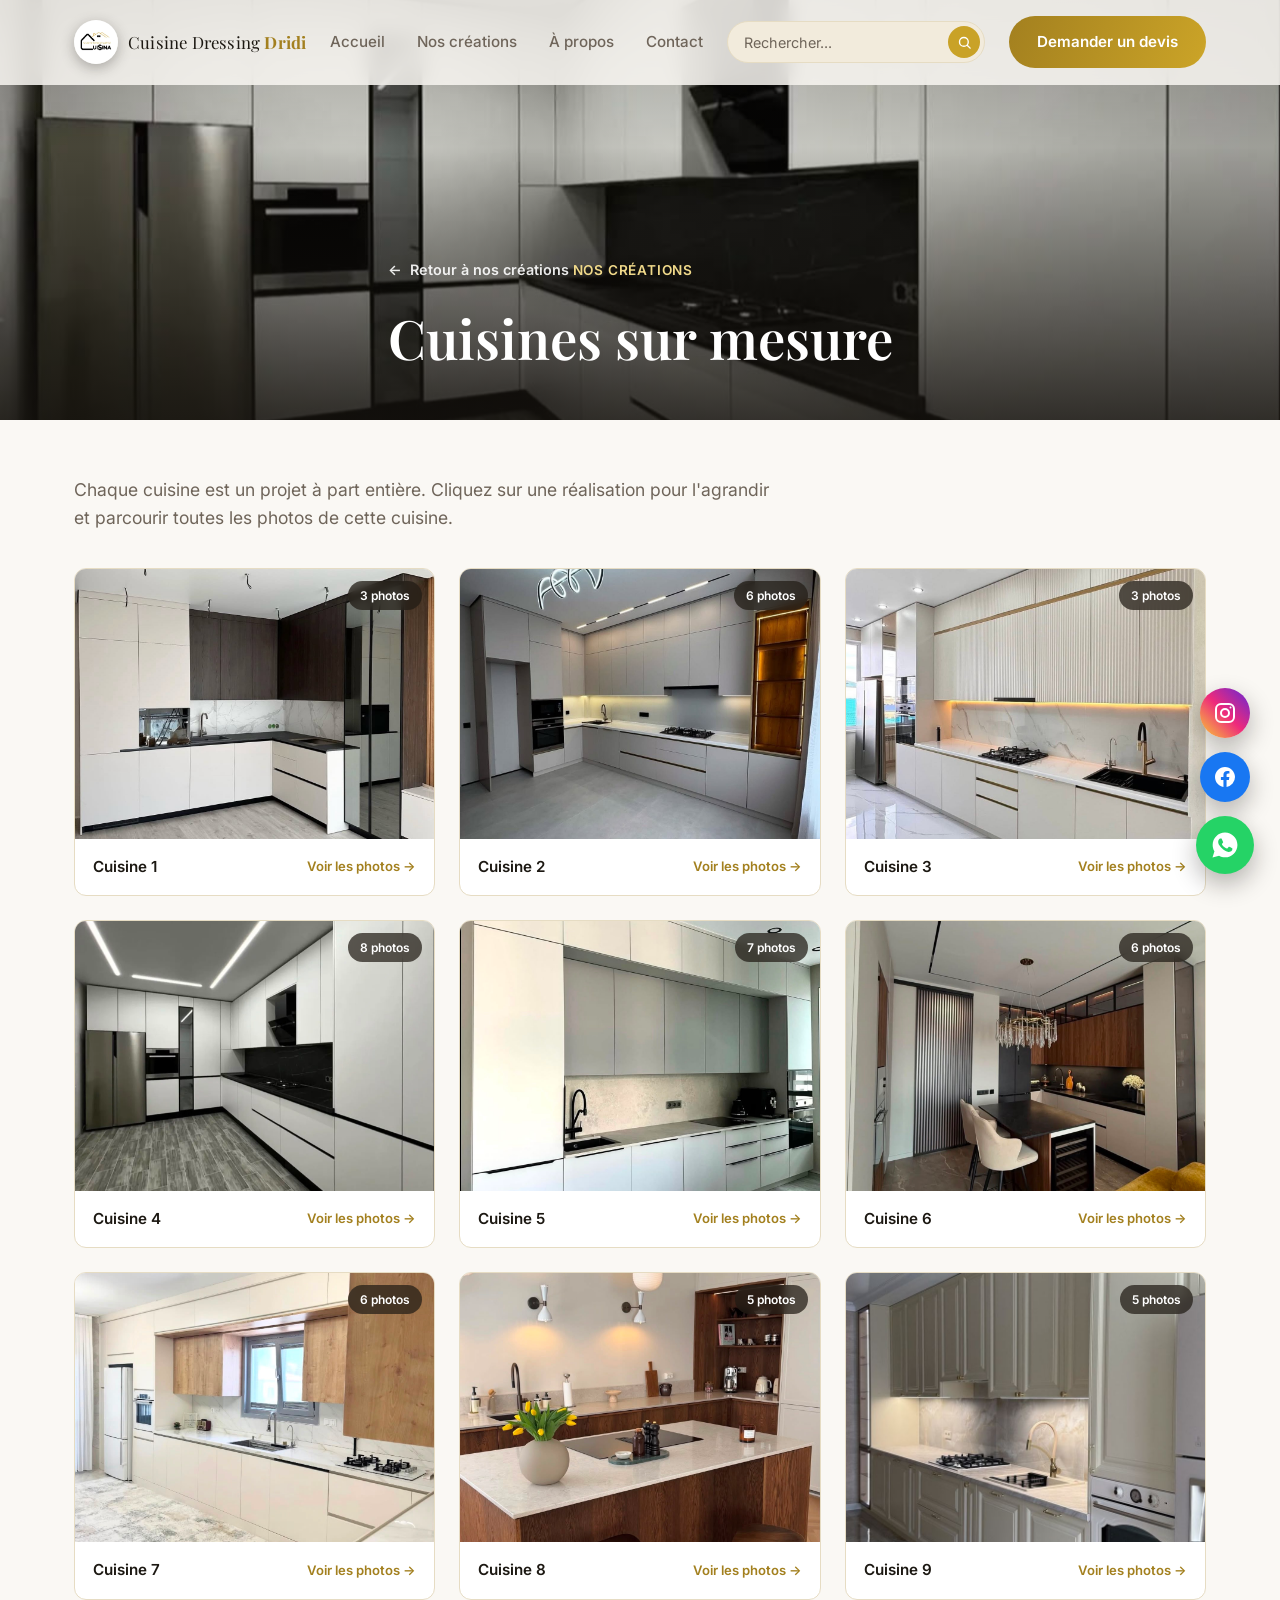
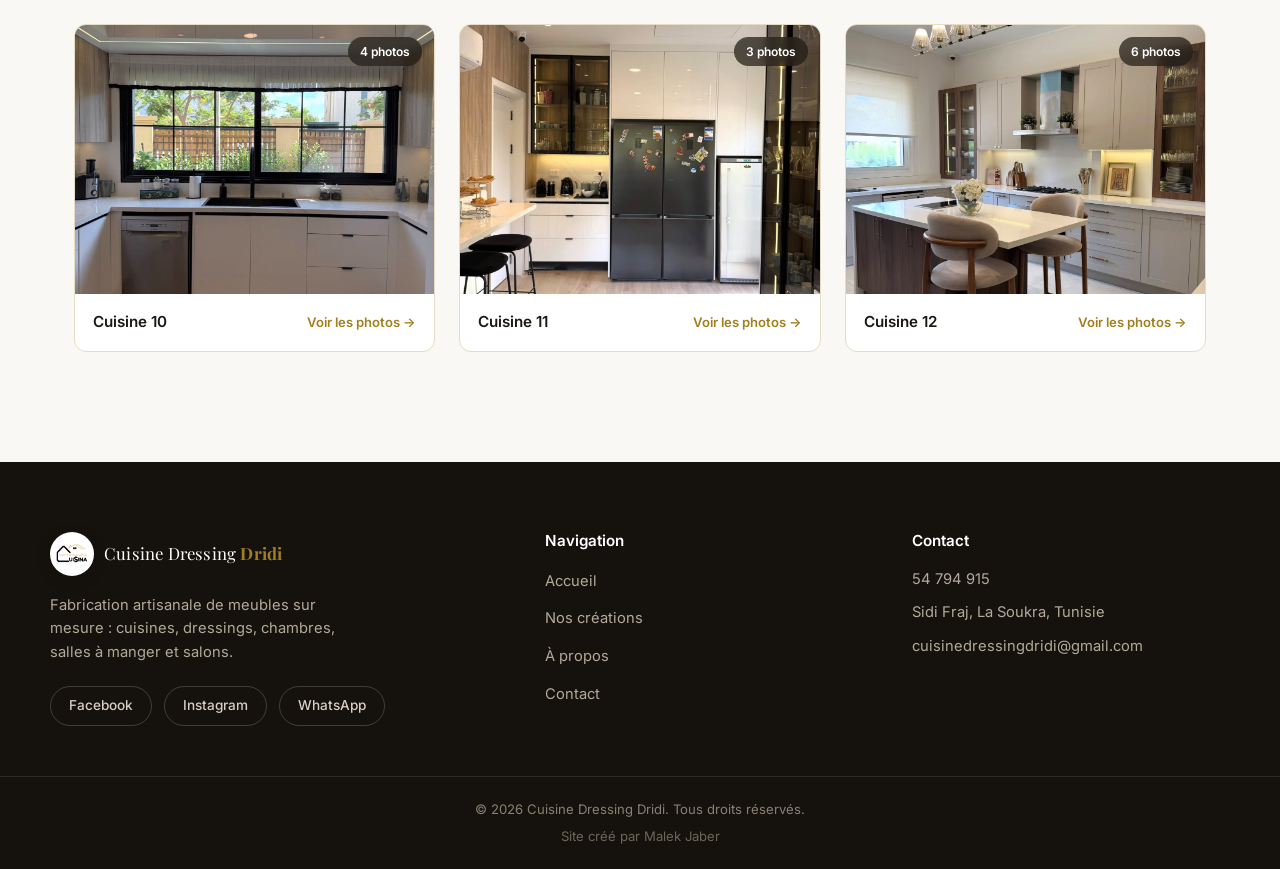
<file: cuisine.html>
<!DOCTYPE html>
<html lang="fr">
<head>
<meta charset="UTF-8">
<meta name="viewport" content="width=device-width, initial-scale=1.0">
<title>Cuisines sur mesure — Cuisine Dressing Dridi</title>
<meta name="description" content="Découvrez nos réalisations de cuisines sur mesure, regroupées par projet, fabriquées par l'atelier Cuisine Dressing Dridi.">
<link rel="icon" type="image/jpeg" href="images/logo%20.jpeg">
<link rel="preconnect" href="https://fonts.googleapis.com">
<link rel="preconnect" href="https://fonts.gstatic.com" crossorigin>
<link href="https://fonts.googleapis.com/css2?family=Playfair+Display:wght@500;600;700&family=Inter:wght@400;500;600;700&display=swap" rel="stylesheet">
<link rel="stylesheet" href="css/style.css">
</head>
<body>

<header class="site-header" id="header">
  <div class="container header-inner">
    <a href="index.html#accueil" class="logo">
      <img src="images/logo%20.jpeg" alt="Cuisine Dressing Dridi" class="logo-img">
      <span class="logo-text">Cuisine Dressing <strong>Dridi</strong></span>
    </a>

    <nav class="nav" id="nav">
      <ul class="nav-links" id="navLinks">
        <li><a href="index.html#accueil">Accueil</a></li>
        <li><a href="index.html#creations">Nos créations</a></li>
        <li><a href="index.html#atelier">À propos</a></li>
        <li><a href="index.html#contact">Contact</a></li>
      </ul>
    </nav>

    <form class="header-search" id="searchForm" role="search">
      <div class="search-form">
        <input type="text" id="searchInput" class="search-input" placeholder="Rechercher..." autocomplete="off" aria-label="Rechercher une catégorie">
        <button type="submit" class="search-btn" aria-label="Rechercher">
          <svg viewBox="0 0 24 24" fill="none" stroke="currentColor" stroke-width="2.2" stroke-linecap="round" stroke-linejoin="round"><circle cx="11" cy="11" r="7"></circle><line x1="21" y1="21" x2="16.65" y2="16.65"></line></svg>
        </button>
      </div>
      <div class="search-results" id="searchResults"></div>
    </form>

    <a href="index.html#contact" class="btn btn-primary btn-nav">Demander un devis</a>

    <button class="nav-toggle" id="navToggle" aria-label="Ouvrir le menu" aria-expanded="false">
      <span></span><span></span><span></span>
    </button>
  </div>
</header>

<main>

  <section class="page-banner">
    <img src="images/cuisine/cuisine%204/1.jpeg" alt="Cuisines sur mesure" class="page-banner-img">
    <div class="page-banner-overlay"></div>
    <div class="container page-banner-content">
      <a href="index.html#creations" class="back-link back-link-light">
        <span aria-hidden="true">←</span> Retour à nos créations
      </a>
      <p class="eyebrow eyebrow-light reveal">Nos créations</p>
      <h1 class="page-banner-title reveal">Cuisines sur mesure</h1>
    </div>
  </section>

  <section class="section page-intro">
    <div class="container">
      <p class="hero-text reveal">
        Chaque cuisine est un projet à part entière. Cliquez sur une réalisation
        pour l'agrandir et parcourir toutes les photos de cette cuisine.
      </p>
      <div class="gallery-grid" id="kitchenGrid"></div>
    </div>
  </section>

</main>

<footer class="site-footer">
  <div class="container footer-inner">
    <div class="footer-brand">
      <a href="index.html#accueil" class="logo">
        <img src="images/logo%20.jpeg" alt="Cuisine Dressing Dridi" class="logo-img">
        <span class="logo-text">Cuisine Dressing <strong>Dridi</strong></span>
      </a>
      <p>Fabrication artisanale de meubles sur mesure : cuisines, dressings, chambres, salles à manger et salons.</p>
      <div class="socials">
        <a href="https://www.facebook.com/cuisina123" target="_blank" rel="noopener" class="social-pill">Facebook</a>
        <a href="https://instagram.com/cuisine_dressing_dridi" target="_blank" rel="noopener" class="social-pill">Instagram</a>
        <a href="https://wa.me/21654794915" target="_blank" rel="noopener" class="social-pill">WhatsApp</a>
      </div>
    </div>

    <div class="footer-links">
      <h4>Navigation</h4>
      <ul>
        <li><a href="index.html#accueil">Accueil</a></li>
        <li><a href="index.html#creations">Nos créations</a></li>
        <li><a href="index.html#atelier">À propos</a></li>
        <li><a href="index.html#contact">Contact</a></li>
      </ul>
    </div>

    <div class="footer-contact">
      <h4>Contact</h4>
      <p><a href="tel:+21654794915">54 794 915</a></p>
      <p><a href="https://www.google.com/maps/search/?api=1&query=Sidi%20Fraj%2C%20La%20Soukra%2C%20Tunisie" target="_blank" rel="noopener">Sidi Fraj, La Soukra, Tunisie</a></p>
      <p><a href="mailto:cuisinedressingdridi@gmail.com">cuisinedressingdridi@gmail.com</a></p>
    </div>
  </div>
  <div class="footer-bottom">
    <div class="container">
      <p>© <span id="year"></span> Cuisine Dressing Dridi. Tous droits réservés.</p>
      <p class="footer-credit">Site créé par Malek Jaber</p>
    </div>
  </div>
</footer>

<div class="social-float">
  <a href="https://instagram.com/cuisine_dressing_dridi" target="_blank" rel="noopener" class="social-float-btn instagram-float" aria-label="Suivez-nous sur Instagram">
    <svg viewBox="0 0 24 24" fill="none" stroke="currentColor" stroke-width="2" stroke-linecap="round" stroke-linejoin="round"><rect x="3" y="3" width="18" height="18" rx="5"></rect><circle cx="12" cy="12" r="4"></circle><circle cx="17.5" cy="6.5" r="1" fill="currentColor" stroke="none"></circle></svg>
  </a>
  <a href="https://www.facebook.com/cuisina123" target="_blank" rel="noopener" class="social-float-btn facebook-float" aria-label="Suivez-nous sur Facebook">
    <svg viewBox="0 0 24 24" fill="currentColor"><path d="M22 12.06C22 6.5 17.5 2 12 2S2 6.5 2 12.06c0 5 3.66 9.13 8.44 9.88v-7H7.9v-2.88h2.54V9.84c0-2.5 1.49-3.89 3.78-3.89 1.09 0 2.23.2 2.23.2v2.45h-1.26c-1.24 0-1.63.77-1.63 1.56v1.88h2.78l-.44 2.88h-2.34v7A10 10 0 0 0 22 12.06Z"></path></svg>
  </a>
  <a href="https://wa.me/21654794915" target="_blank" rel="noopener" class="social-float-btn whatsapp-float" aria-label="Contacter sur WhatsApp">
    <svg viewBox="0 0 24 24" fill="currentColor"><path d="M12.04 2C6.58 2 2.13 6.45 2.13 11.91c0 1.85.5 3.58 1.43 5.06L2 22l5.25-1.38c1.42.78 3.04 1.22 4.79 1.22 5.46 0 9.91-4.45 9.91-9.91S17.5 2 12.04 2zm5.81 14.07c-.24.68-1.38 1.32-1.9 1.39-.49.07-1.1.1-1.78-.11-.41-.13-.94-.3-1.62-.6-2.85-1.23-4.71-4.1-4.85-4.29-.14-.19-1.16-1.54-1.16-2.94 0-1.4.73-2.08 1-2.36.27-.28.58-.35.78-.35.2 0 .39 0 .56.01.18.01.42-.07.66.5.24.58.82 2 .9 2.14.07.14.12.31.02.5-.1.19-.15.31-.29.48-.14.17-.3.38-.43.51-.14.14-.28.29-.12.57.16.28.71 1.18 1.53 1.91 1.05.93 1.94 1.22 2.22 1.36.28.14.45.12.62-.07.17-.19.7-.81.89-1.09.19-.28.38-.23.63-.14.25.09 1.6.76 1.87.9.27.14.45.21.52.33.07.12.07.65-.17 1.33z"></path></svg>
  </a>
</div>

<div class="lightbox" id="lightbox">
  <button class="lightbox-close" id="lightboxClose" aria-label="Fermer">
    <svg viewBox="0 0 24 24" fill="none" stroke="currentColor" stroke-width="2" stroke-linecap="round"><line x1="5" y1="5" x2="19" y2="19"></line><line x1="19" y1="5" x2="5" y2="19"></line></svg>
  </button>
  <button class="lightbox-nav lightbox-prev" id="lightboxPrev" aria-label="Photo précédente">
    <svg viewBox="0 0 24 24" fill="none" stroke="currentColor" stroke-width="2.2" stroke-linecap="round" stroke-linejoin="round"><polyline points="15 5 8 12 15 19"></polyline></svg>
  </button>
  <button class="lightbox-nav lightbox-next" id="lightboxNext" aria-label="Photo suivante">
    <svg viewBox="0 0 24 24" fill="none" stroke="currentColor" stroke-width="2.2" stroke-linecap="round" stroke-linejoin="round"><polyline points="9 5 16 12 9 19"></polyline></svg>
  </button>
  <div class="lightbox-content" id="lightboxContent"></div>
  <div class="lightbox-footer">
    <p class="lightbox-caption" id="lightboxCaption"></p>
    <div class="lightbox-dots" id="lightboxDots"></div>
    <p class="lightbox-counter" id="lightboxCounter"></p>
  </div>
</div>

<script src="js/search.js"></script>
<script src="js/cuisine.js"></script>
</body>
</html>
</file>
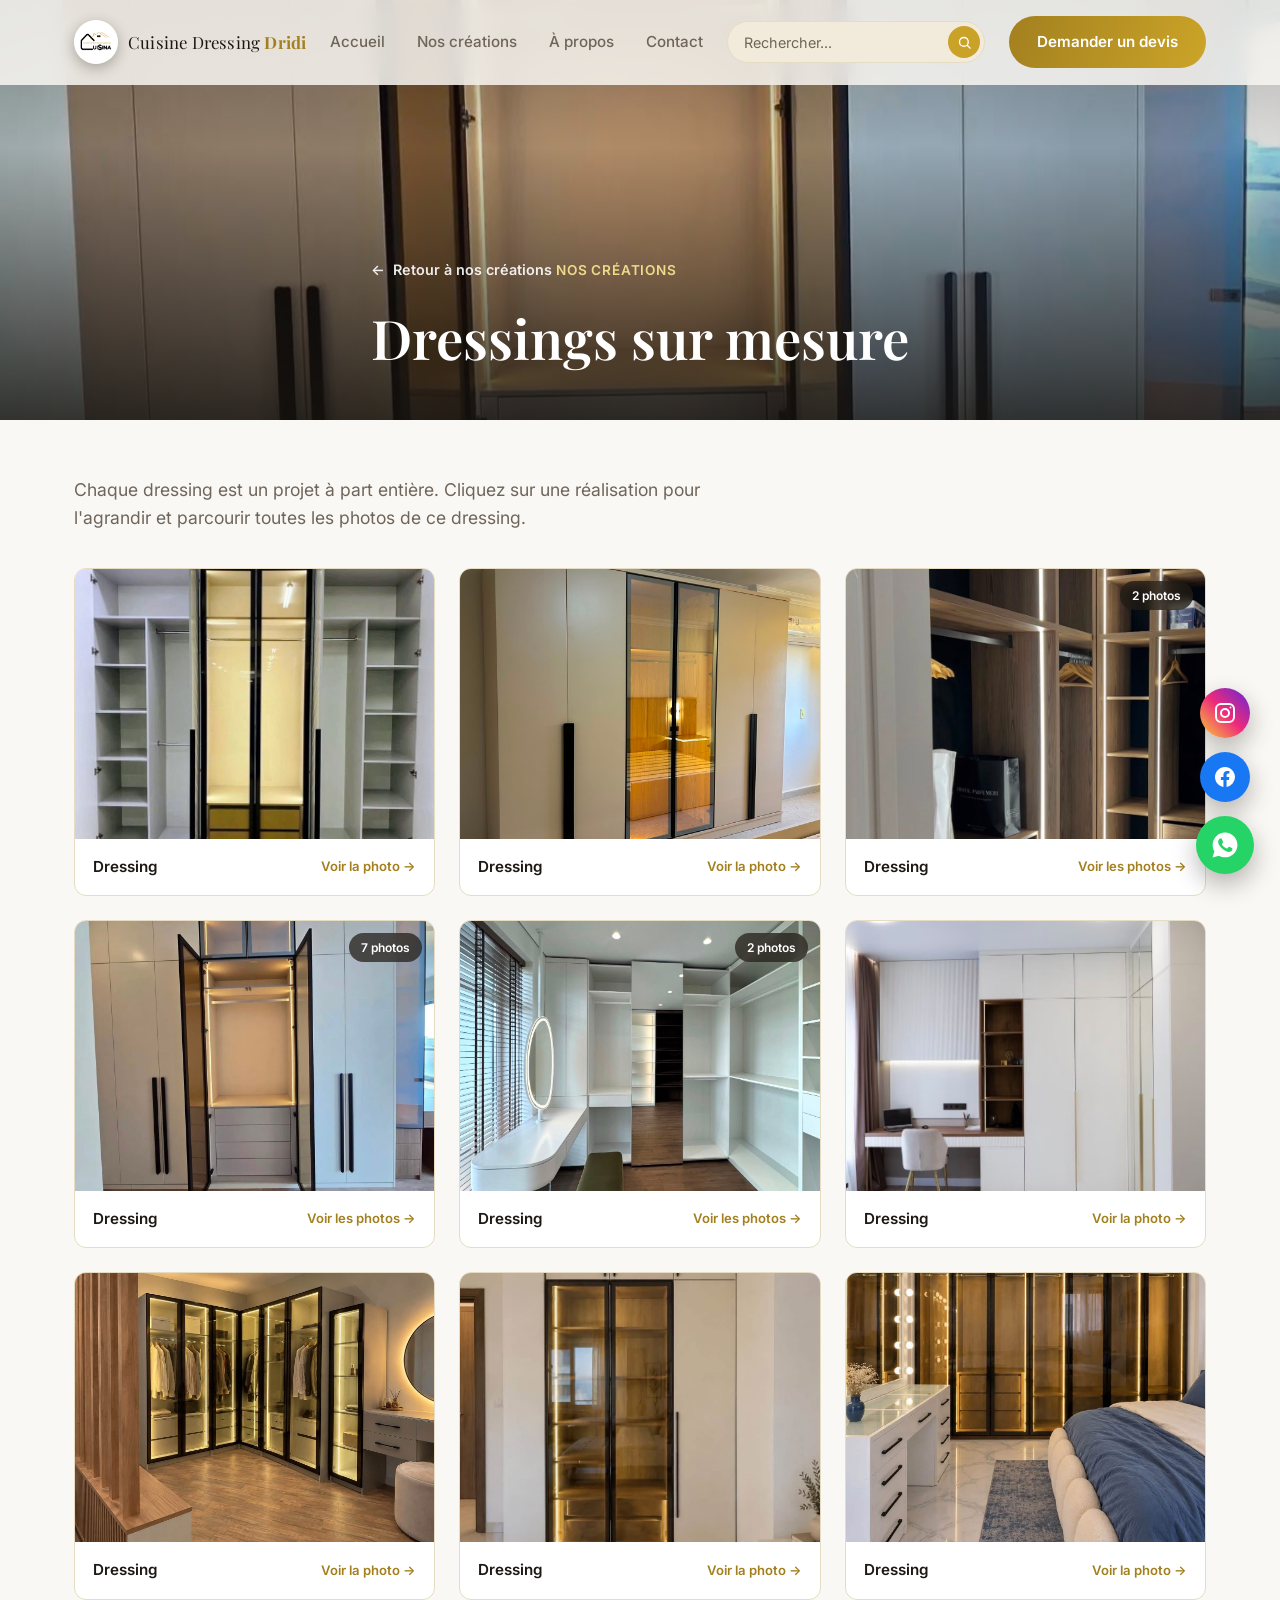
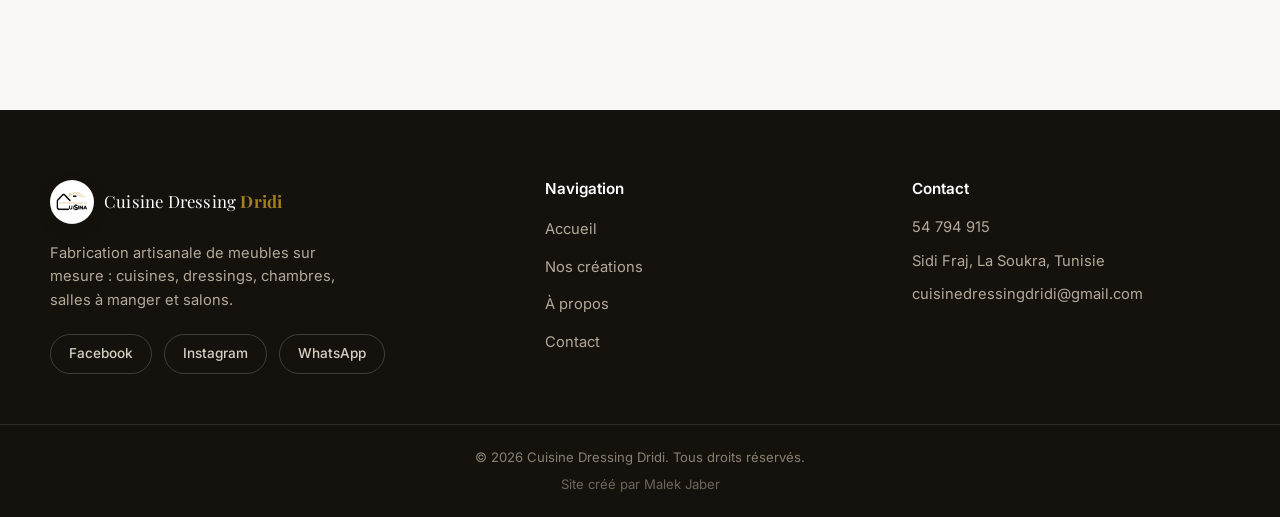
<file: dressing.html>
<!DOCTYPE html>
<html lang="fr">
<head>
<meta charset="UTF-8">
<meta name="viewport" content="width=device-width, initial-scale=1.0">
<title>Dressings sur mesure — Cuisine Dressing Dridi</title>
<meta name="description" content="Découvrez nos réalisations de dressings sur mesure fabriqués par l'atelier Cuisine Dressing Dridi.">
<link rel="icon" type="image/jpeg" href="images/logo%20.jpeg">
<link rel="preconnect" href="https://fonts.googleapis.com">
<link rel="preconnect" href="https://fonts.gstatic.com" crossorigin>
<link href="https://fonts.googleapis.com/css2?family=Playfair+Display:wght@500;600;700&family=Inter:wght@400;500;600;700&display=swap" rel="stylesheet">
<link rel="stylesheet" href="css/style.css">
</head>
<body>

<header class="site-header" id="header">
  <div class="container header-inner">
    <a href="index.html#accueil" class="logo">
      <img src="images/logo%20.jpeg" alt="Cuisine Dressing Dridi" class="logo-img">
      <span class="logo-text">Cuisine Dressing <strong>Dridi</strong></span>
    </a>

    <nav class="nav" id="nav">
      <ul class="nav-links" id="navLinks">
        <li><a href="index.html#accueil">Accueil</a></li>
        <li><a href="index.html#creations">Nos créations</a></li>
        <li><a href="index.html#atelier">À propos</a></li>
        <li><a href="index.html#contact">Contact</a></li>
      </ul>
    </nav>

    <form class="header-search" id="searchForm" role="search">
      <div class="search-form">
        <input type="text" id="searchInput" class="search-input" placeholder="Rechercher..." autocomplete="off" aria-label="Rechercher une catégorie">
        <button type="submit" class="search-btn" aria-label="Rechercher">
          <svg viewBox="0 0 24 24" fill="none" stroke="currentColor" stroke-width="2.2" stroke-linecap="round" stroke-linejoin="round"><circle cx="11" cy="11" r="7"></circle><line x1="21" y1="21" x2="16.65" y2="16.65"></line></svg>
        </button>
      </div>
      <div class="search-results" id="searchResults"></div>
    </form>

    <a href="index.html#contact" class="btn btn-primary btn-nav">Demander un devis</a>

    <button class="nav-toggle" id="navToggle" aria-label="Ouvrir le menu" aria-expanded="false">
      <span></span><span></span><span></span>
    </button>
  </div>
</header>

<main>

  <section class="page-banner">
    <img src="images/dressing/4.jpeg" alt="Dressings sur mesure" class="page-banner-img">
    <div class="page-banner-overlay"></div>
    <div class="container page-banner-content">
      <a href="index.html#creations" class="back-link back-link-light">
        <span aria-hidden="true">←</span> Retour à nos créations
      </a>
      <p class="eyebrow eyebrow-light reveal">Nos créations</p>
      <h1 class="page-banner-title reveal">Dressings sur mesure</h1>
    </div>
  </section>

  <section class="section page-intro">
    <div class="container">
      <p class="hero-text reveal">
        Chaque dressing est un projet à part entière. Cliquez sur une réalisation
        pour l'agrandir et parcourir toutes les photos de ce dressing.
      </p>
      <div class="gallery-grid" id="dressingGrid"></div>
    </div>
  </section>

</main>

<footer class="site-footer">
  <div class="container footer-inner">
    <div class="footer-brand">
      <a href="index.html#accueil" class="logo">
        <img src="images/logo%20.jpeg" alt="Cuisine Dressing Dridi" class="logo-img">
        <span class="logo-text">Cuisine Dressing <strong>Dridi</strong></span>
      </a>
      <p>Fabrication artisanale de meubles sur mesure : cuisines, dressings, chambres, salles à manger et salons.</p>
      <div class="socials">
        <a href="https://www.facebook.com/cuisina123" target="_blank" rel="noopener" class="social-pill">Facebook</a>
        <a href="https://instagram.com/cuisine_dressing_dridi" target="_blank" rel="noopener" class="social-pill">Instagram</a>
        <a href="https://wa.me/21654794915" target="_blank" rel="noopener" class="social-pill">WhatsApp</a>
      </div>
    </div>

    <div class="footer-links">
      <h4>Navigation</h4>
      <ul>
        <li><a href="index.html#accueil">Accueil</a></li>
        <li><a href="index.html#creations">Nos créations</a></li>
        <li><a href="index.html#atelier">À propos</a></li>
        <li><a href="index.html#contact">Contact</a></li>
      </ul>
    </div>

    <div class="footer-contact">
      <h4>Contact</h4>
      <p><a href="tel:+21654794915">54 794 915</a></p>
      <p><a href="https://www.google.com/maps/search/?api=1&query=Sidi%20Fraj%2C%20La%20Soukra%2C%20Tunisie" target="_blank" rel="noopener">Sidi Fraj, La Soukra, Tunisie</a></p>
      <p><a href="mailto:cuisinedressingdridi@gmail.com">cuisinedressingdridi@gmail.com</a></p>
    </div>
  </div>
  <div class="footer-bottom">
    <div class="container">
      <p>© <span id="year"></span> Cuisine Dressing Dridi. Tous droits réservés.</p>
      <p class="footer-credit">Site créé par Malek Jaber</p>
    </div>
  </div>
</footer>

<div class="social-float">
  <a href="https://instagram.com/cuisine_dressing_dridi" target="_blank" rel="noopener" class="social-float-btn instagram-float" aria-label="Suivez-nous sur Instagram">
    <svg viewBox="0 0 24 24" fill="none" stroke="currentColor" stroke-width="2" stroke-linecap="round" stroke-linejoin="round"><rect x="3" y="3" width="18" height="18" rx="5"></rect><circle cx="12" cy="12" r="4"></circle><circle cx="17.5" cy="6.5" r="1" fill="currentColor" stroke="none"></circle></svg>
  </a>
  <a href="https://www.facebook.com/cuisina123" target="_blank" rel="noopener" class="social-float-btn facebook-float" aria-label="Suivez-nous sur Facebook">
    <svg viewBox="0 0 24 24" fill="currentColor"><path d="M22 12.06C22 6.5 17.5 2 12 2S2 6.5 2 12.06c0 5 3.66 9.13 8.44 9.88v-7H7.9v-2.88h2.54V9.84c0-2.5 1.49-3.89 3.78-3.89 1.09 0 2.23.2 2.23.2v2.45h-1.26c-1.24 0-1.63.77-1.63 1.56v1.88h2.78l-.44 2.88h-2.34v7A10 10 0 0 0 22 12.06Z"></path></svg>
  </a>
  <a href="https://wa.me/21654794915" target="_blank" rel="noopener" class="social-float-btn whatsapp-float" aria-label="Contacter sur WhatsApp">
    <svg viewBox="0 0 24 24" fill="currentColor"><path d="M12.04 2C6.58 2 2.13 6.45 2.13 11.91c0 1.85.5 3.58 1.43 5.06L2 22l5.25-1.38c1.42.78 3.04 1.22 4.79 1.22 5.46 0 9.91-4.45 9.91-9.91S17.5 2 12.04 2zm5.81 14.07c-.24.68-1.38 1.32-1.9 1.39-.49.07-1.1.1-1.78-.11-.41-.13-.94-.3-1.62-.6-2.85-1.23-4.71-4.1-4.85-4.29-.14-.19-1.16-1.54-1.16-2.94 0-1.4.73-2.08 1-2.36.27-.28.58-.35.78-.35.2 0 .39 0 .56.01.18.01.42-.07.66.5.24.58.82 2 .9 2.14.07.14.12.31.02.5-.1.19-.15.31-.29.48-.14.17-.3.38-.43.51-.14.14-.28.29-.12.57.16.28.71 1.18 1.53 1.91 1.05.93 1.94 1.22 2.22 1.36.28.14.45.12.62-.07.17-.19.7-.81.89-1.09.19-.28.38-.23.63-.14.25.09 1.6.76 1.87.9.27.14.45.21.52.33.07.12.07.65-.17 1.33z"></path></svg>
  </a>
</div>

<div class="lightbox" id="lightbox">
  <button class="lightbox-close" id="lightboxClose" aria-label="Fermer">
    <svg viewBox="0 0 24 24" fill="none" stroke="currentColor" stroke-width="2" stroke-linecap="round"><line x1="5" y1="5" x2="19" y2="19"></line><line x1="19" y1="5" x2="5" y2="19"></line></svg>
  </button>
  <button class="lightbox-nav lightbox-prev" id="lightboxPrev" aria-label="Photo précédente">
    <svg viewBox="0 0 24 24" fill="none" stroke="currentColor" stroke-width="2.2" stroke-linecap="round" stroke-linejoin="round"><polyline points="15 5 8 12 15 19"></polyline></svg>
  </button>
  <button class="lightbox-nav lightbox-next" id="lightboxNext" aria-label="Photo suivante">
    <svg viewBox="0 0 24 24" fill="none" stroke="currentColor" stroke-width="2.2" stroke-linecap="round" stroke-linejoin="round"><polyline points="9 5 16 12 9 19"></polyline></svg>
  </button>
  <div class="lightbox-content" id="lightboxContent"></div>
  <div class="lightbox-footer">
    <p class="lightbox-caption" id="lightboxCaption"></p>
    <div class="lightbox-dots" id="lightboxDots"></div>
    <p class="lightbox-counter" id="lightboxCounter"></p>
  </div>
</div>

<script src="js/search.js"></script>
<script src="js/dressing.js"></script>
</body>
</html>
</file>
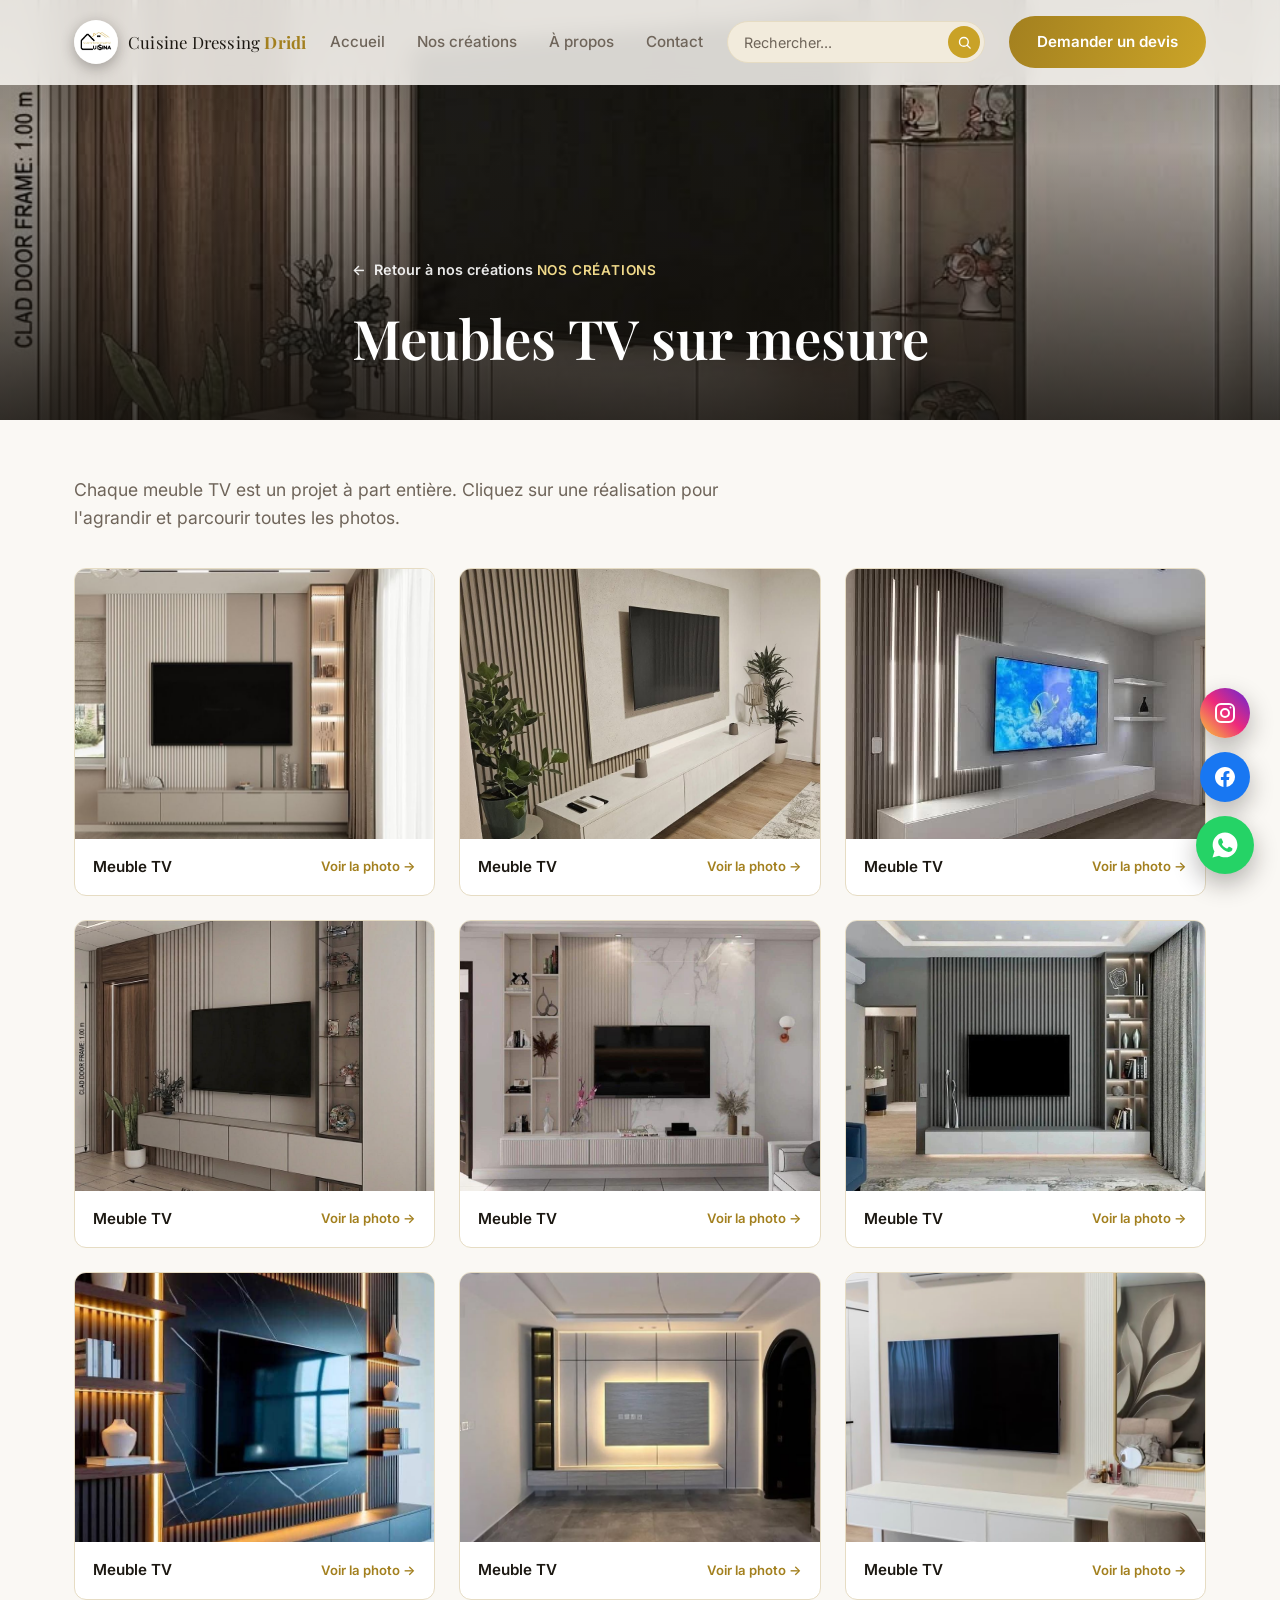
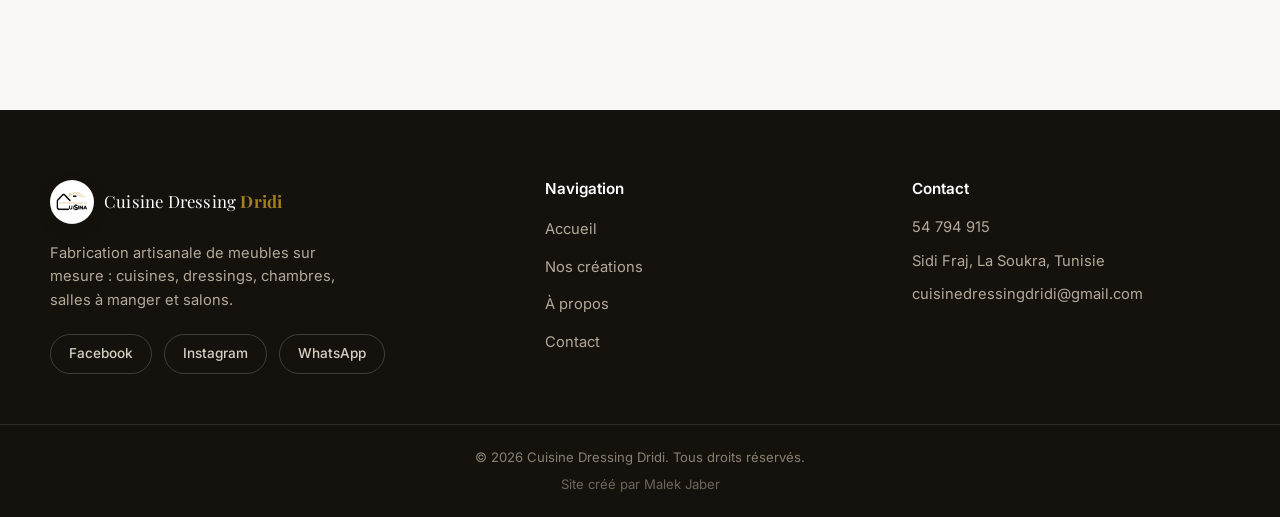
<file: meuble-tv.html>
<!DOCTYPE html>
<html lang="fr">
<head>
<meta charset="UTF-8">
<meta name="viewport" content="width=device-width, initial-scale=1.0">
<title>Meubles TV sur mesure — Cuisine Dressing Dridi</title>
<meta name="description" content="Découvrez nos réalisations de meubles TV sur mesure fabriqués par l'atelier Cuisine Dressing Dridi.">
<link rel="icon" type="image/jpeg" href="images/logo%20.jpeg">
<link rel="preconnect" href="https://fonts.googleapis.com">
<link rel="preconnect" href="https://fonts.gstatic.com" crossorigin>
<link href="https://fonts.googleapis.com/css2?family=Playfair+Display:wght@500;600;700&family=Inter:wght@400;500;600;700&display=swap" rel="stylesheet">
<link rel="stylesheet" href="css/style.css">
</head>
<body>

<header class="site-header" id="header">
  <div class="container header-inner">
    <a href="index.html#accueil" class="logo">
      <img src="images/logo%20.jpeg" alt="Cuisine Dressing Dridi" class="logo-img">
      <span class="logo-text">Cuisine Dressing <strong>Dridi</strong></span>
    </a>

    <nav class="nav" id="nav">
      <ul class="nav-links" id="navLinks">
        <li><a href="index.html#accueil">Accueil</a></li>
        <li><a href="index.html#creations">Nos créations</a></li>
        <li><a href="index.html#atelier">À propos</a></li>
        <li><a href="index.html#contact">Contact</a></li>
      </ul>
    </nav>

    <form class="header-search" id="searchForm" role="search">
      <div class="search-form">
        <input type="text" id="searchInput" class="search-input" placeholder="Rechercher..." autocomplete="off" aria-label="Rechercher une catégorie">
        <button type="submit" class="search-btn" aria-label="Rechercher">
          <svg viewBox="0 0 24 24" fill="none" stroke="currentColor" stroke-width="2.2" stroke-linecap="round" stroke-linejoin="round"><circle cx="11" cy="11" r="7"></circle><line x1="21" y1="21" x2="16.65" y2="16.65"></line></svg>
        </button>
      </div>
      <div class="search-results" id="searchResults"></div>
    </form>

    <a href="index.html#contact" class="btn btn-primary btn-nav">Demander un devis</a>

    <button class="nav-toggle" id="navToggle" aria-label="Ouvrir le menu" aria-expanded="false">
      <span></span><span></span><span></span>
    </button>
  </div>
</header>

<main>

  <section class="page-banner">
    <img src="images/meuble%20TL/4.jpeg" alt="Meubles TV sur mesure" class="page-banner-img">
    <div class="page-banner-overlay"></div>
    <div class="container page-banner-content">
      <a href="index.html#creations" class="back-link back-link-light">
        <span aria-hidden="true">←</span> Retour à nos créations
      </a>
      <p class="eyebrow eyebrow-light reveal">Nos créations</p>
      <h1 class="page-banner-title reveal">Meubles TV sur mesure</h1>
    </div>
  </section>

  <section class="section page-intro">
    <div class="container">
      <p class="hero-text reveal">
        Chaque meuble TV est un projet à part entière. Cliquez sur une réalisation
        pour l'agrandir et parcourir toutes les photos.
      </p>
      <div class="gallery-grid" id="meubleTvGrid"></div>
    </div>
  </section>

</main>

<footer class="site-footer">
  <div class="container footer-inner">
    <div class="footer-brand">
      <a href="index.html#accueil" class="logo">
        <img src="images/logo%20.jpeg" alt="Cuisine Dressing Dridi" class="logo-img">
        <span class="logo-text">Cuisine Dressing <strong>Dridi</strong></span>
      </a>
      <p>Fabrication artisanale de meubles sur mesure : cuisines, dressings, chambres, salles à manger et salons.</p>
      <div class="socials">
        <a href="https://www.facebook.com/cuisina123" target="_blank" rel="noopener" class="social-pill">Facebook</a>
        <a href="https://instagram.com/cuisine_dressing_dridi" target="_blank" rel="noopener" class="social-pill">Instagram</a>
        <a href="https://wa.me/21654794915" target="_blank" rel="noopener" class="social-pill">WhatsApp</a>
      </div>
    </div>

    <div class="footer-links">
      <h4>Navigation</h4>
      <ul>
        <li><a href="index.html#accueil">Accueil</a></li>
        <li><a href="index.html#creations">Nos créations</a></li>
        <li><a href="index.html#atelier">À propos</a></li>
        <li><a href="index.html#contact">Contact</a></li>
      </ul>
    </div>

    <div class="footer-contact">
      <h4>Contact</h4>
      <p><a href="tel:+21654794915">54 794 915</a></p>
      <p><a href="https://www.google.com/maps/search/?api=1&query=Sidi%20Fraj%2C%20La%20Soukra%2C%20Tunisie" target="_blank" rel="noopener">Sidi Fraj, La Soukra, Tunisie</a></p>
      <p><a href="mailto:cuisinedressingdridi@gmail.com">cuisinedressingdridi@gmail.com</a></p>
    </div>
  </div>
  <div class="footer-bottom">
    <div class="container">
      <p>© <span id="year"></span> Cuisine Dressing Dridi. Tous droits réservés.</p>
      <p class="footer-credit">Site créé par Malek Jaber</p>
    </div>
  </div>
</footer>

<div class="social-float">
  <a href="https://instagram.com/cuisine_dressing_dridi" target="_blank" rel="noopener" class="social-float-btn instagram-float" aria-label="Suivez-nous sur Instagram">
    <svg viewBox="0 0 24 24" fill="none" stroke="currentColor" stroke-width="2" stroke-linecap="round" stroke-linejoin="round"><rect x="3" y="3" width="18" height="18" rx="5"></rect><circle cx="12" cy="12" r="4"></circle><circle cx="17.5" cy="6.5" r="1" fill="currentColor" stroke="none"></circle></svg>
  </a>
  <a href="https://www.facebook.com/cuisina123" target="_blank" rel="noopener" class="social-float-btn facebook-float" aria-label="Suivez-nous sur Facebook">
    <svg viewBox="0 0 24 24" fill="currentColor"><path d="M22 12.06C22 6.5 17.5 2 12 2S2 6.5 2 12.06c0 5 3.66 9.13 8.44 9.88v-7H7.9v-2.88h2.54V9.84c0-2.5 1.49-3.89 3.78-3.89 1.09 0 2.23.2 2.23.2v2.45h-1.26c-1.24 0-1.63.77-1.63 1.56v1.88h2.78l-.44 2.88h-2.34v7A10 10 0 0 0 22 12.06Z"></path></svg>
  </a>
  <a href="https://wa.me/21654794915" target="_blank" rel="noopener" class="social-float-btn whatsapp-float" aria-label="Contacter sur WhatsApp">
    <svg viewBox="0 0 24 24" fill="currentColor"><path d="M12.04 2C6.58 2 2.13 6.45 2.13 11.91c0 1.85.5 3.58 1.43 5.06L2 22l5.25-1.38c1.42.78 3.04 1.22 4.79 1.22 5.46 0 9.91-4.45 9.91-9.91S17.5 2 12.04 2zm5.81 14.07c-.24.68-1.38 1.32-1.9 1.39-.49.07-1.1.1-1.78-.11-.41-.13-.94-.3-1.62-.6-2.85-1.23-4.71-4.1-4.85-4.29-.14-.19-1.16-1.54-1.16-2.94 0-1.4.73-2.08 1-2.36.27-.28.58-.35.78-.35.2 0 .39 0 .56.01.18.01.42-.07.66.5.24.58.82 2 .9 2.14.07.14.12.31.02.5-.1.19-.15.31-.29.48-.14.17-.3.38-.43.51-.14.14-.28.29-.12.57.16.28.71 1.18 1.53 1.91 1.05.93 1.94 1.22 2.22 1.36.28.14.45.12.62-.07.17-.19.7-.81.89-1.09.19-.28.38-.23.63-.14.25.09 1.6.76 1.87.9.27.14.45.21.52.33.07.12.07.65-.17 1.33z"></path></svg>
  </a>
</div>

<div class="lightbox" id="lightbox">
  <button class="lightbox-close" id="lightboxClose" aria-label="Fermer">
    <svg viewBox="0 0 24 24" fill="none" stroke="currentColor" stroke-width="2" stroke-linecap="round"><line x1="5" y1="5" x2="19" y2="19"></line><line x1="19" y1="5" x2="5" y2="19"></line></svg>
  </button>
  <button class="lightbox-nav lightbox-prev" id="lightboxPrev" aria-label="Photo précédente">
    <svg viewBox="0 0 24 24" fill="none" stroke="currentColor" stroke-width="2.2" stroke-linecap="round" stroke-linejoin="round"><polyline points="15 5 8 12 15 19"></polyline></svg>
  </button>
  <button class="lightbox-nav lightbox-next" id="lightboxNext" aria-label="Photo suivante">
    <svg viewBox="0 0 24 24" fill="none" stroke="currentColor" stroke-width="2.2" stroke-linecap="round" stroke-linejoin="round"><polyline points="9 5 16 12 9 19"></polyline></svg>
  </button>
  <div class="lightbox-content" id="lightboxContent"></div>
  <div class="lightbox-footer">
    <p class="lightbox-caption" id="lightboxCaption"></p>
    <div class="lightbox-dots" id="lightboxDots"></div>
    <p class="lightbox-counter" id="lightboxCounter"></p>
  </div>
</div>

<script src="js/search.js"></script>
<script src="js/meuble-tv.js"></script>
</body>
</html>
</file>
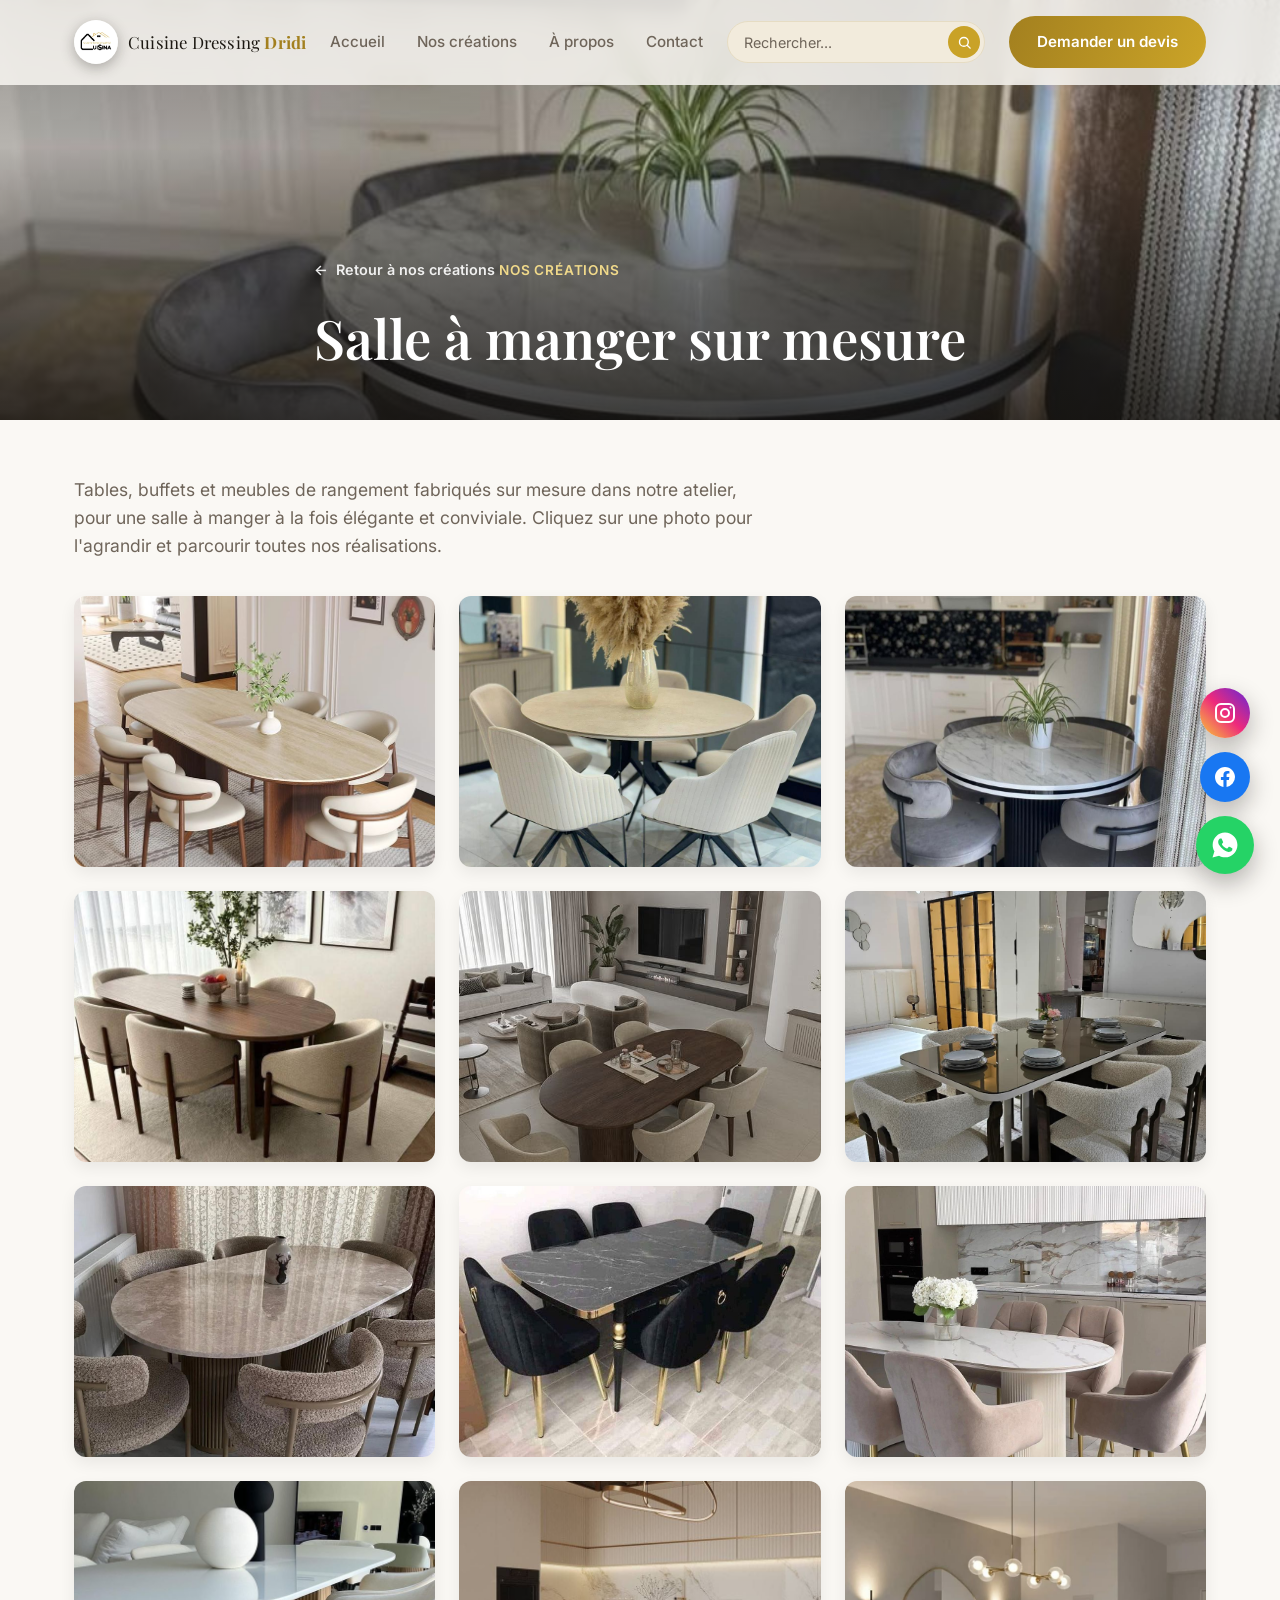
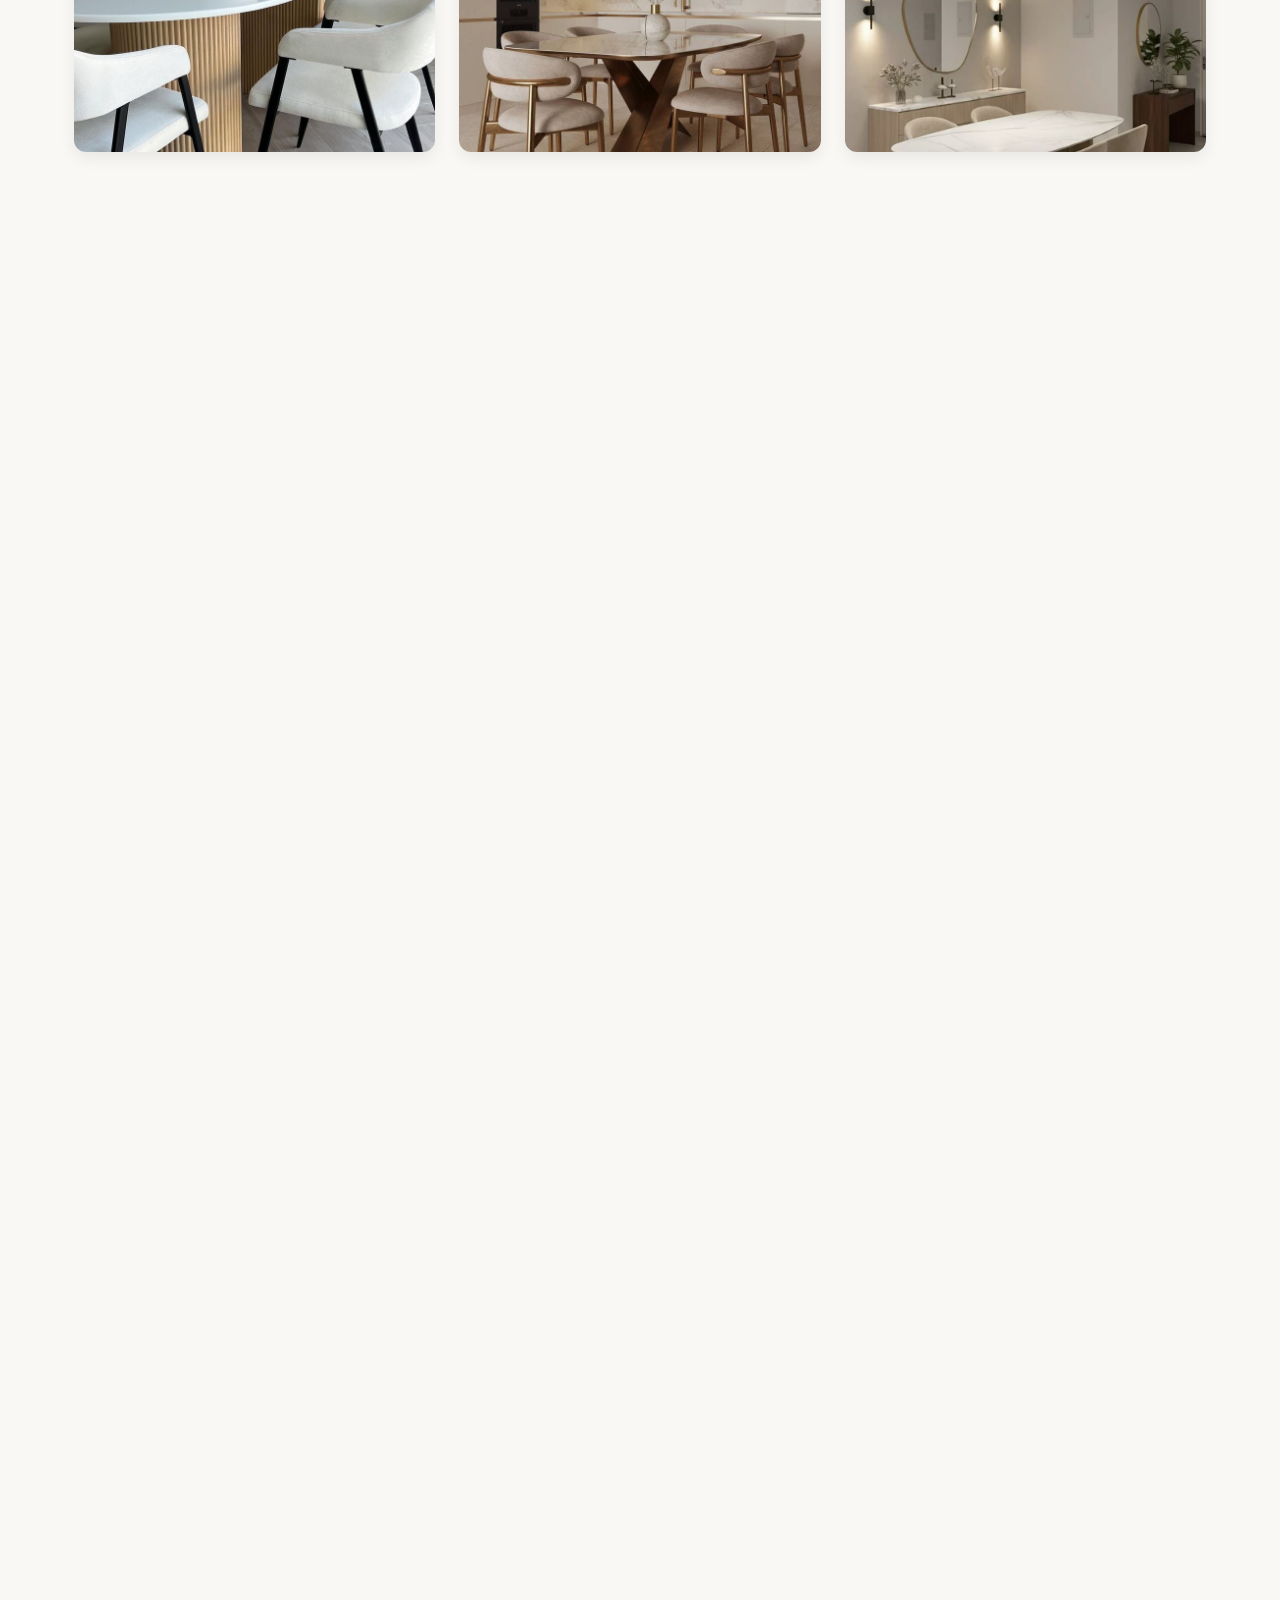
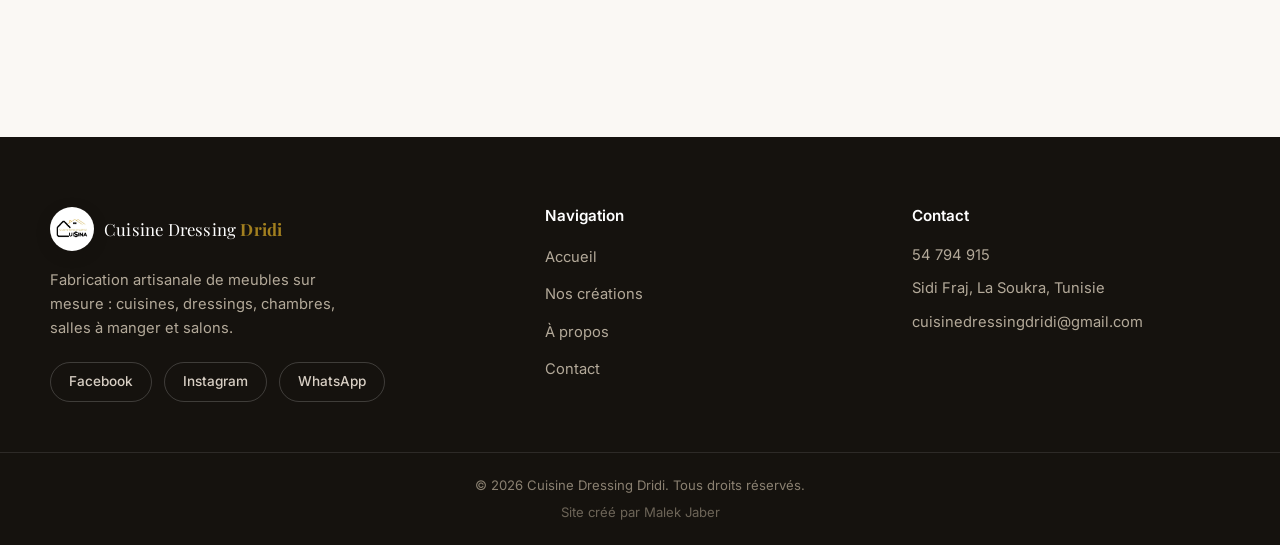
<file: salle-a-manger.html>
<!DOCTYPE html>
<html lang="fr">
<head>
<meta charset="UTF-8">
<meta name="viewport" content="width=device-width, initial-scale=1.0">
<title>Salle à manger sur mesure — Cuisine Dressing Dridi</title>
<meta name="description" content="Découvrez nos réalisations de salles à manger sur mesure : tables, buffets et rangements fabriqués par l'atelier Cuisine Dressing Dridi.">
<link rel="icon" type="image/jpeg" href="images/logo%20.jpeg">
<link rel="preconnect" href="https://fonts.googleapis.com">
<link rel="preconnect" href="https://fonts.gstatic.com" crossorigin>
<link href="https://fonts.googleapis.com/css2?family=Playfair+Display:wght@500;600;700&family=Inter:wght@400;500;600;700&display=swap" rel="stylesheet">
<link rel="stylesheet" href="css/style.css">
</head>
<body>

<header class="site-header" id="header">
  <div class="container header-inner">
    <a href="index.html#accueil" class="logo">
      <img src="images/logo%20.jpeg" alt="Cuisine Dressing Dridi" class="logo-img">
      <span class="logo-text">Cuisine Dressing <strong>Dridi</strong></span>
    </a>

    <nav class="nav" id="nav">
      <ul class="nav-links" id="navLinks">
        <li><a href="index.html#accueil">Accueil</a></li>
        <li><a href="index.html#creations">Nos créations</a></li>
        <li><a href="index.html#atelier">À propos</a></li>
        <li><a href="index.html#contact">Contact</a></li>
      </ul>
    </nav>

    <form class="header-search" id="searchForm" role="search">
      <div class="search-form">
        <input type="text" id="searchInput" class="search-input" placeholder="Rechercher..." autocomplete="off" aria-label="Rechercher une catégorie">
        <button type="submit" class="search-btn" aria-label="Rechercher">
          <svg viewBox="0 0 24 24" fill="none" stroke="currentColor" stroke-width="2.2" stroke-linecap="round" stroke-linejoin="round"><circle cx="11" cy="11" r="7"></circle><line x1="21" y1="21" x2="16.65" y2="16.65"></line></svg>
        </button>
      </div>
      <div class="search-results" id="searchResults"></div>
    </form>

    <a href="index.html#contact" class="btn btn-primary btn-nav">Demander un devis</a>

    <button class="nav-toggle" id="navToggle" aria-label="Ouvrir le menu" aria-expanded="false">
      <span></span><span></span><span></span>
    </button>
  </div>
</header>

<main>

  <section class="page-banner">
    <img src="images/salle%20a%20manger/3.jpeg" alt="Salle à manger sur mesure" class="page-banner-img">
    <div class="page-banner-overlay"></div>
    <div class="container page-banner-content">
      <a href="index.html#creations" class="back-link back-link-light">
        <span aria-hidden="true">←</span> Retour à nos créations
      </a>
      <p class="eyebrow eyebrow-light reveal">Nos créations</p>
      <h1 class="page-banner-title reveal">Salle à manger sur mesure</h1>
    </div>
  </section>

  <section class="section page-intro">
    <div class="container">
      <p class="hero-text reveal">
        Tables, buffets et meubles de rangement fabriqués sur mesure dans notre atelier,
        pour une salle à manger à la fois élégante et conviviale. Cliquez sur une photo
        pour l'agrandir et parcourir toutes nos réalisations.
      </p>
      <div class="photo-grid" id="photoGrid"></div>
    </div>
  </section>

</main>

<footer class="site-footer">
  <div class="container footer-inner">
    <div class="footer-brand">
      <a href="index.html#accueil" class="logo">
        <img src="images/logo%20.jpeg" alt="Cuisine Dressing Dridi" class="logo-img">
        <span class="logo-text">Cuisine Dressing <strong>Dridi</strong></span>
      </a>
      <p>Fabrication artisanale de meubles sur mesure : cuisines, dressings, chambres, salles à manger et salons.</p>
      <div class="socials">
        <a href="https://www.facebook.com/cuisina123" target="_blank" rel="noopener" class="social-pill">Facebook</a>
        <a href="https://instagram.com/cuisine_dressing_dridi" target="_blank" rel="noopener" class="social-pill">Instagram</a>
        <a href="https://wa.me/21654794915" target="_blank" rel="noopener" class="social-pill">WhatsApp</a>
      </div>
    </div>

    <div class="footer-links">
      <h4>Navigation</h4>
      <ul>
        <li><a href="index.html#accueil">Accueil</a></li>
        <li><a href="index.html#creations">Nos créations</a></li>
        <li><a href="index.html#atelier">À propos</a></li>
        <li><a href="index.html#contact">Contact</a></li>
      </ul>
    </div>

    <div class="footer-contact">
      <h4>Contact</h4>
      <p><a href="tel:+21654794915">54 794 915</a></p>
      <p><a href="https://www.google.com/maps/search/?api=1&query=Sidi%20Fraj%2C%20La%20Soukra%2C%20Tunisie" target="_blank" rel="noopener">Sidi Fraj, La Soukra, Tunisie</a></p>
      <p><a href="mailto:cuisinedressingdridi@gmail.com">cuisinedressingdridi@gmail.com</a></p>
    </div>
  </div>
  <div class="footer-bottom">
    <div class="container">
      <p>© <span id="year"></span> Cuisine Dressing Dridi. Tous droits réservés.</p>
      <p class="footer-credit">Site créé par Malek Jaber</p>
    </div>
  </div>
</footer>

<div class="social-float">
  <a href="https://instagram.com/cuisine_dressing_dridi" target="_blank" rel="noopener" class="social-float-btn instagram-float" aria-label="Suivez-nous sur Instagram">
    <svg viewBox="0 0 24 24" fill="none" stroke="currentColor" stroke-width="2" stroke-linecap="round" stroke-linejoin="round"><rect x="3" y="3" width="18" height="18" rx="5"></rect><circle cx="12" cy="12" r="4"></circle><circle cx="17.5" cy="6.5" r="1" fill="currentColor" stroke="none"></circle></svg>
  </a>
  <a href="https://www.facebook.com/cuisina123" target="_blank" rel="noopener" class="social-float-btn facebook-float" aria-label="Suivez-nous sur Facebook">
    <svg viewBox="0 0 24 24" fill="currentColor"><path d="M22 12.06C22 6.5 17.5 2 12 2S2 6.5 2 12.06c0 5 3.66 9.13 8.44 9.88v-7H7.9v-2.88h2.54V9.84c0-2.5 1.49-3.89 3.78-3.89 1.09 0 2.23.2 2.23.2v2.45h-1.26c-1.24 0-1.63.77-1.63 1.56v1.88h2.78l-.44 2.88h-2.34v7A10 10 0 0 0 22 12.06Z"></path></svg>
  </a>
  <a href="https://wa.me/21654794915" target="_blank" rel="noopener" class="social-float-btn whatsapp-float" aria-label="Contacter sur WhatsApp">
    <svg viewBox="0 0 24 24" fill="currentColor"><path d="M12.04 2C6.58 2 2.13 6.45 2.13 11.91c0 1.85.5 3.58 1.43 5.06L2 22l5.25-1.38c1.42.78 3.04 1.22 4.79 1.22 5.46 0 9.91-4.45 9.91-9.91S17.5 2 12.04 2zm5.81 14.07c-.24.68-1.38 1.32-1.9 1.39-.49.07-1.1.1-1.78-.11-.41-.13-.94-.3-1.62-.6-2.85-1.23-4.71-4.1-4.85-4.29-.14-.19-1.16-1.54-1.16-2.94 0-1.4.73-2.08 1-2.36.27-.28.58-.35.78-.35.2 0 .39 0 .56.01.18.01.42-.07.66.5.24.58.82 2 .9 2.14.07.14.12.31.02.5-.1.19-.15.31-.29.48-.14.17-.3.38-.43.51-.14.14-.28.29-.12.57.16.28.71 1.18 1.53 1.91 1.05.93 1.94 1.22 2.22 1.36.28.14.45.12.62-.07.17-.19.7-.81.89-1.09.19-.28.38-.23.63-.14.25.09 1.6.76 1.87.9.27.14.45.21.52.33.07.12.07.65-.17 1.33z"></path></svg>
  </a>
</div>

<div class="lightbox" id="lightbox">
  <button class="lightbox-close" id="lightboxClose" aria-label="Fermer">
    <svg viewBox="0 0 24 24" fill="none" stroke="currentColor" stroke-width="2" stroke-linecap="round"><line x1="5" y1="5" x2="19" y2="19"></line><line x1="19" y1="5" x2="5" y2="19"></line></svg>
  </button>
  <button class="lightbox-nav lightbox-prev" id="lightboxPrev" aria-label="Photo précédente">
    <svg viewBox="0 0 24 24" fill="none" stroke="currentColor" stroke-width="2.2" stroke-linecap="round" stroke-linejoin="round"><polyline points="15 5 8 12 15 19"></polyline></svg>
  </button>
  <button class="lightbox-nav lightbox-next" id="lightboxNext" aria-label="Photo suivante">
    <svg viewBox="0 0 24 24" fill="none" stroke="currentColor" stroke-width="2.2" stroke-linecap="round" stroke-linejoin="round"><polyline points="9 5 16 12 9 19"></polyline></svg>
  </button>
  <div class="lightbox-content" id="lightboxContent"></div>
  <div class="lightbox-footer">
    <p class="lightbox-caption" id="lightboxCaption"></p>
    <div class="lightbox-dots" id="lightboxDots"></div>
    <p class="lightbox-counter" id="lightboxCounter"></p>
  </div>
</div>

<script src="js/search.js"></script>
<script src="js/salle-a-manger.js"></script>
</body>
</html>
</file>
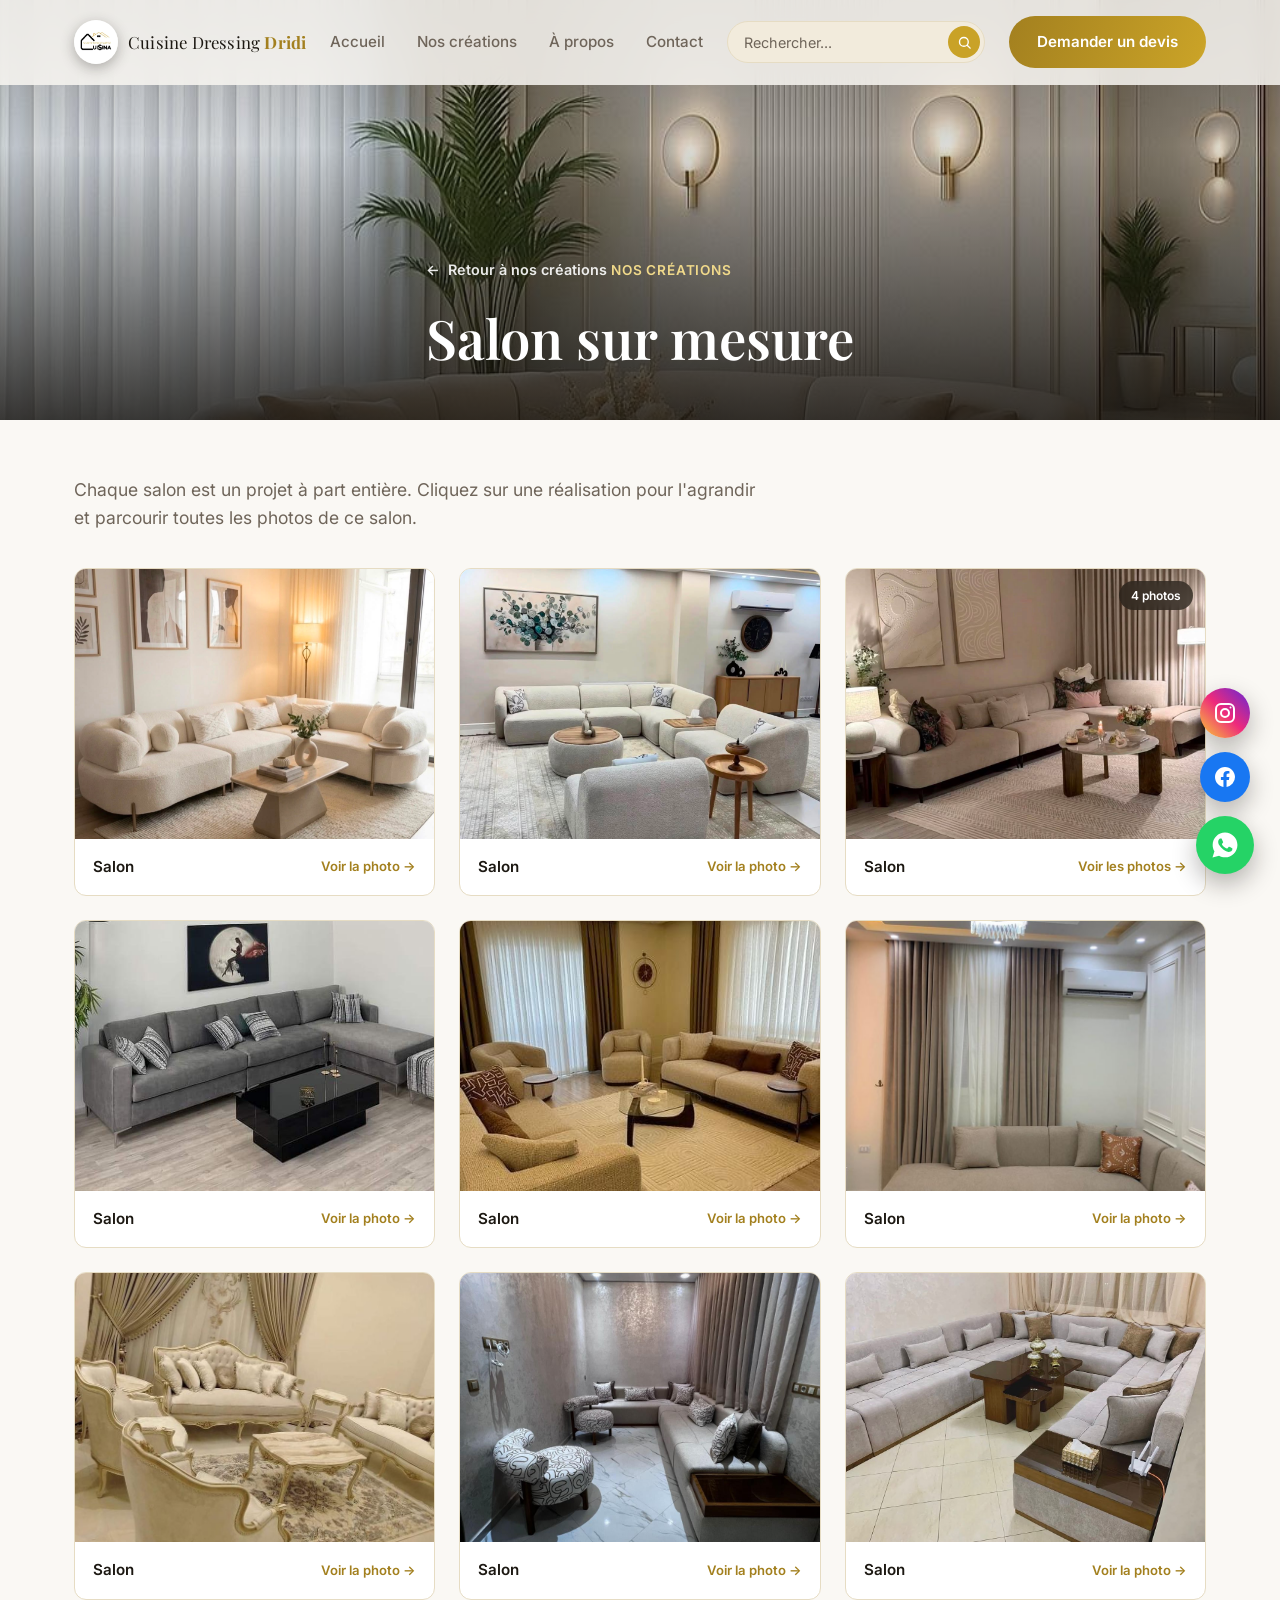
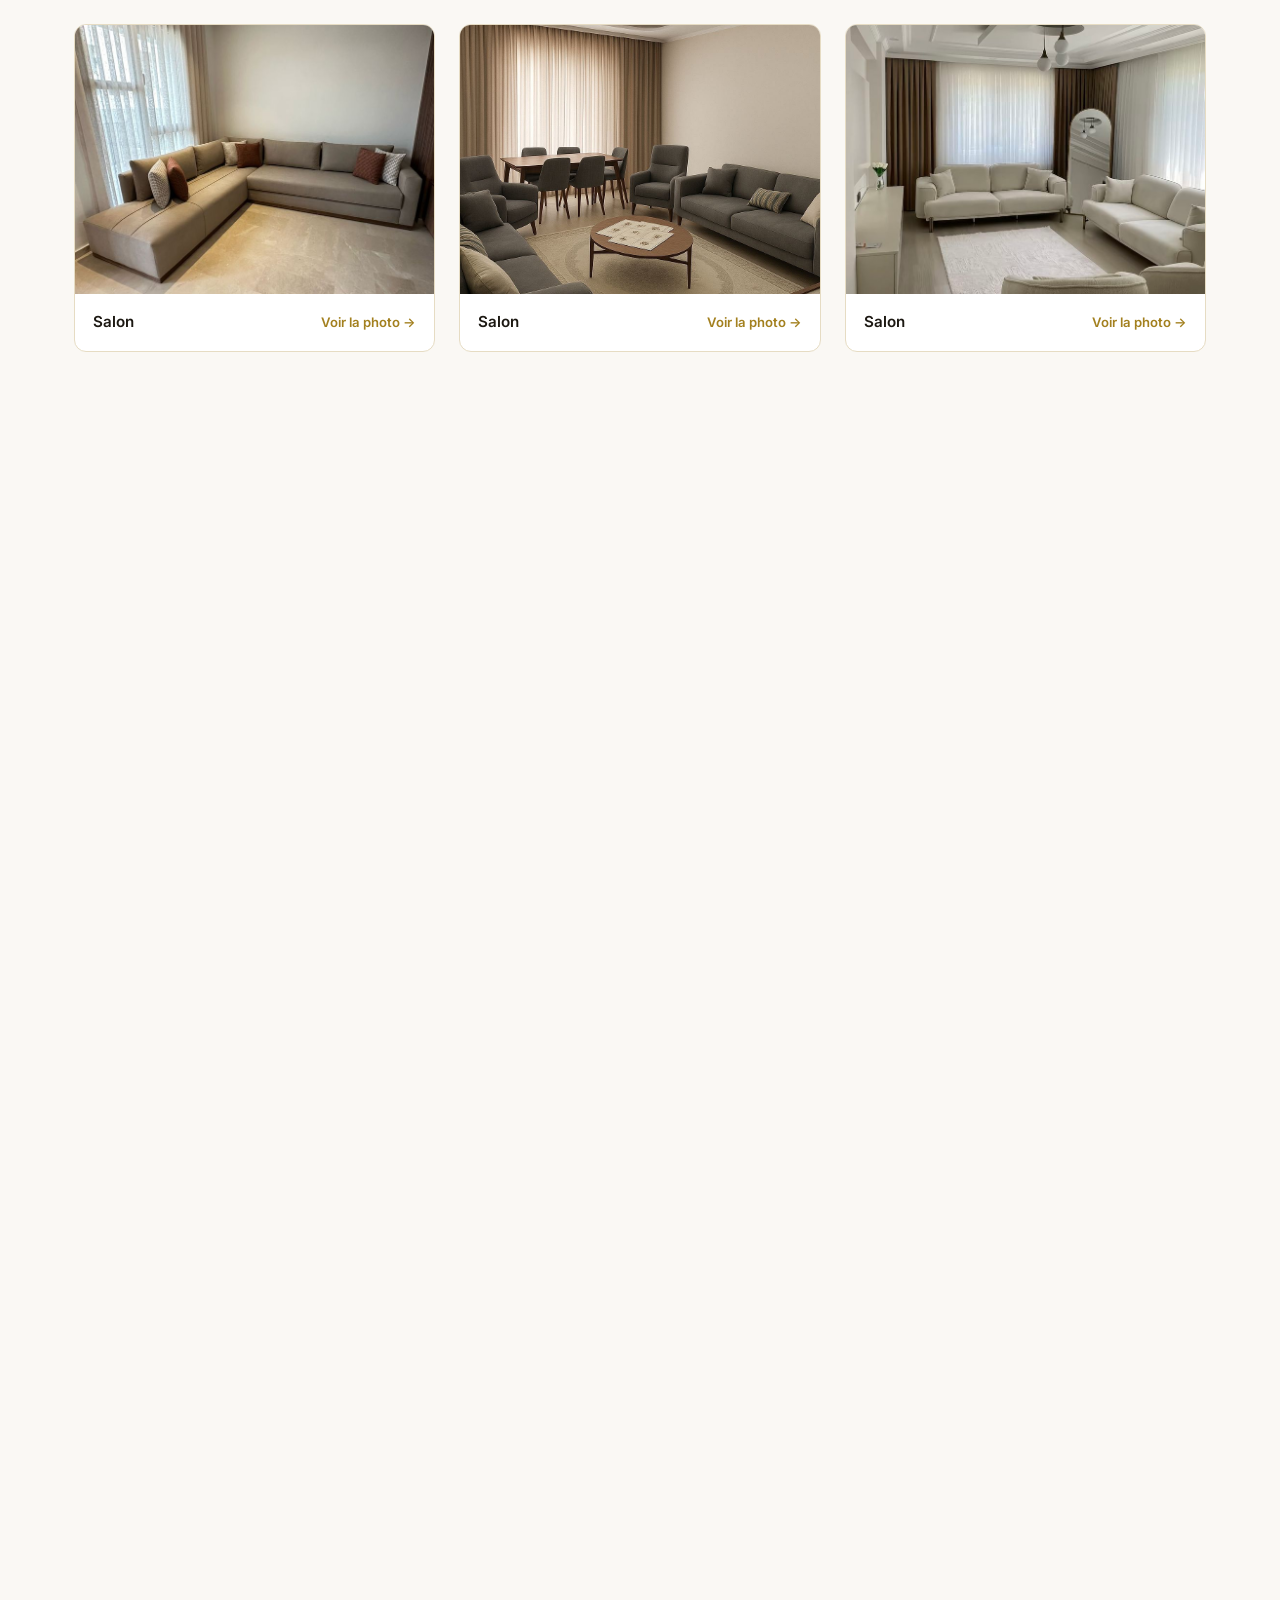
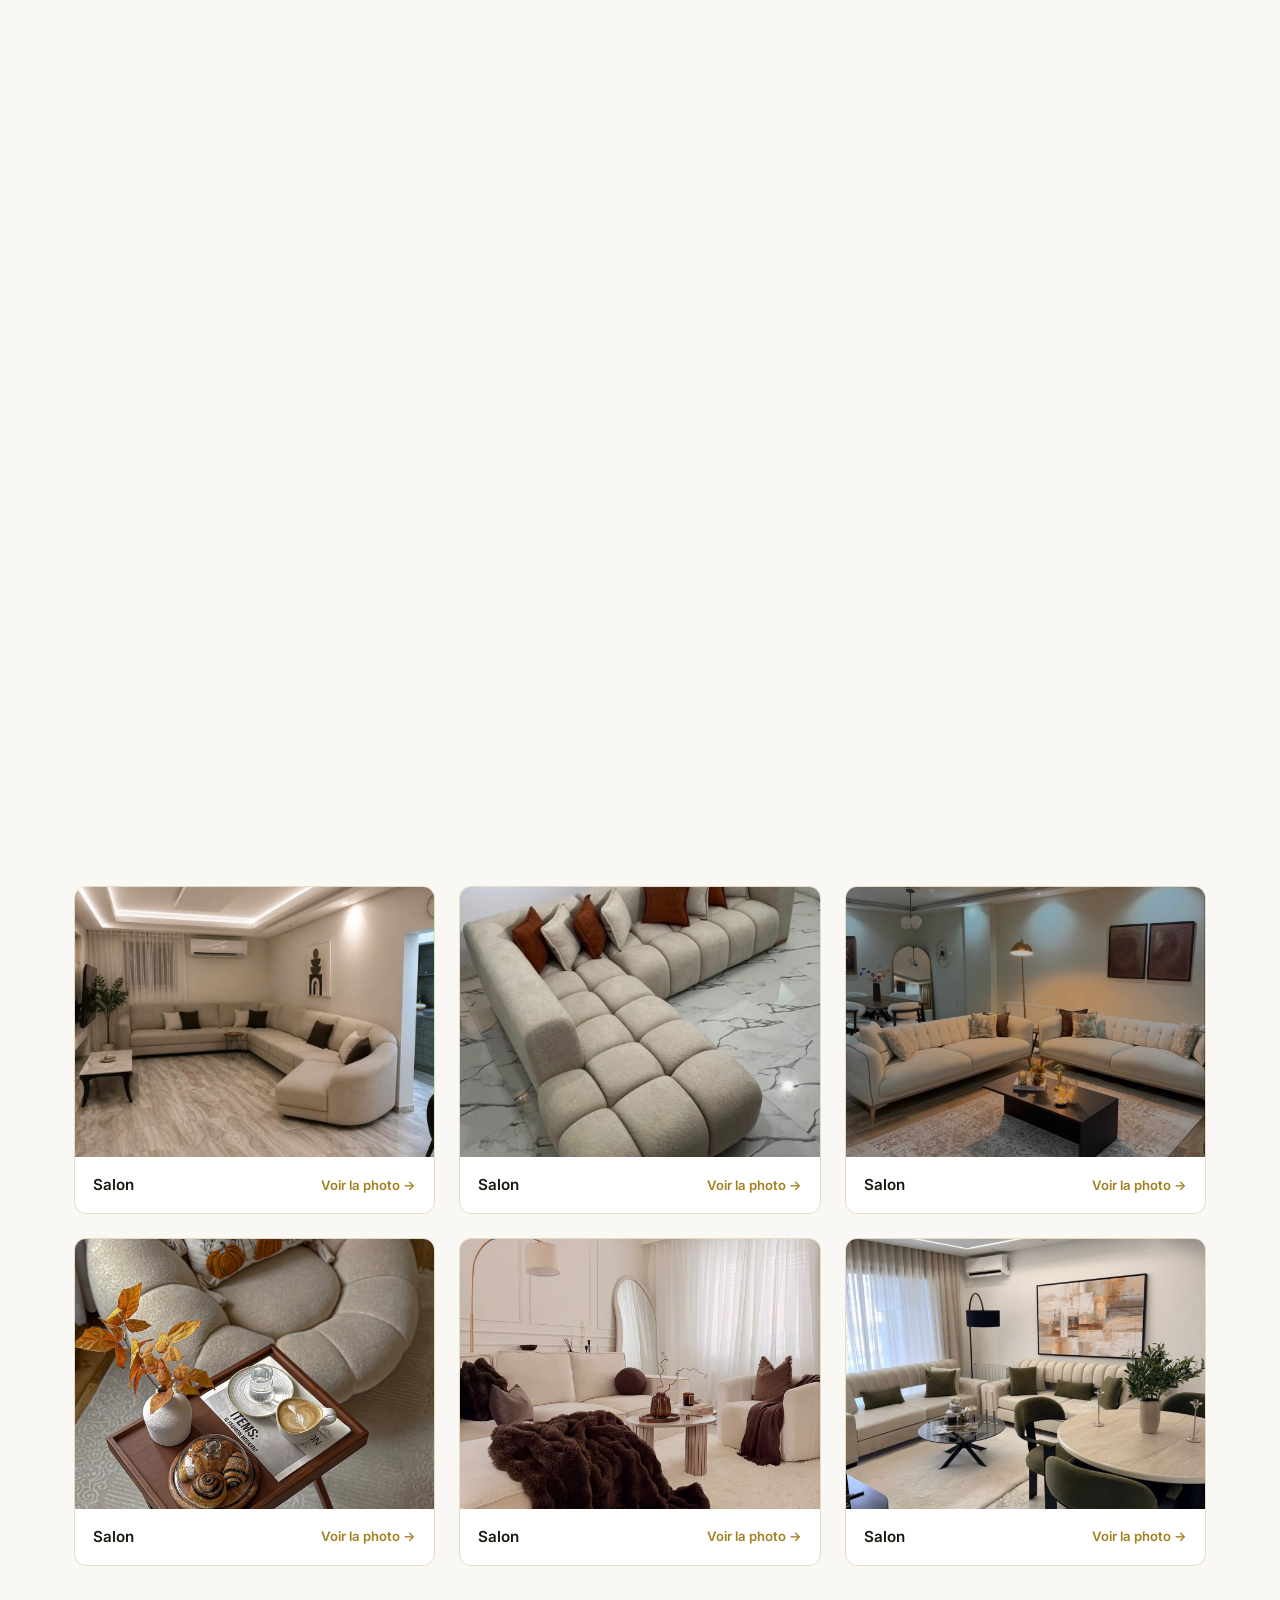
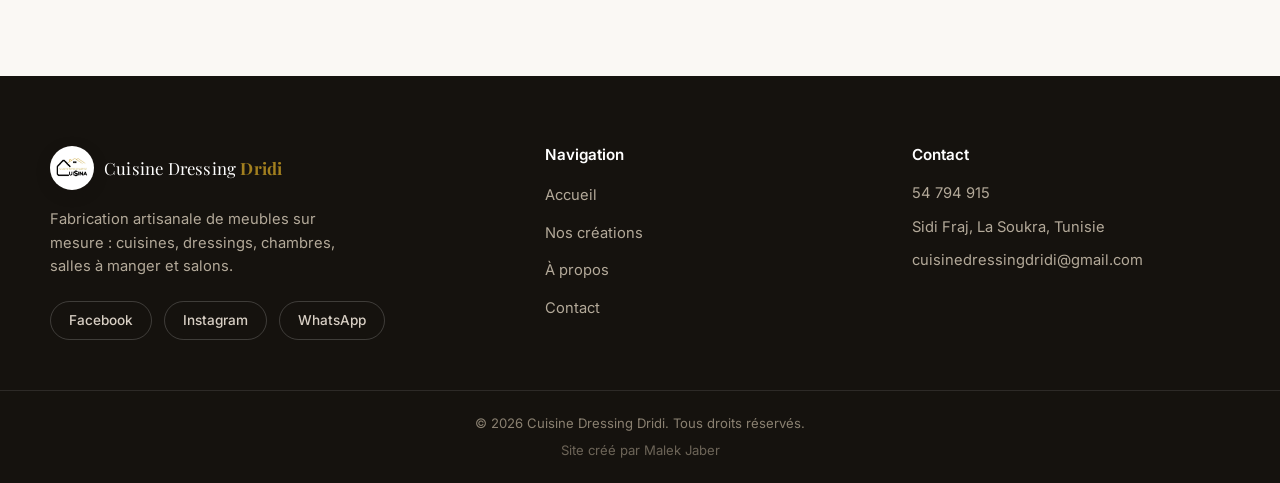
<file: salon.html>
<!DOCTYPE html>
<html lang="fr">
<head>
<meta charset="UTF-8">
<meta name="viewport" content="width=device-width, initial-scale=1.0">
<title>Salon sur mesure — Cuisine Dressing Dridi</title>
<meta name="description" content="Découvrez nos réalisations de salons sur mesure : meubles et rangements fabriqués par l'atelier Cuisine Dressing Dridi.">
<link rel="icon" type="image/jpeg" href="images/logo%20.jpeg">
<link rel="preconnect" href="https://fonts.googleapis.com">
<link rel="preconnect" href="https://fonts.gstatic.com" crossorigin>
<link href="https://fonts.googleapis.com/css2?family=Playfair+Display:wght@500;600;700&family=Inter:wght@400;500;600;700&display=swap" rel="stylesheet">
<link rel="stylesheet" href="css/style.css">
</head>
<body>

<header class="site-header" id="header">
  <div class="container header-inner">
    <a href="index.html#accueil" class="logo">
      <img src="images/logo%20.jpeg" alt="Cuisine Dressing Dridi" class="logo-img">
      <span class="logo-text">Cuisine Dressing <strong>Dridi</strong></span>
    </a>

    <nav class="nav" id="nav">
      <ul class="nav-links" id="navLinks">
        <li><a href="index.html#accueil">Accueil</a></li>
        <li><a href="index.html#creations">Nos créations</a></li>
        <li><a href="index.html#atelier">À propos</a></li>
        <li><a href="index.html#contact">Contact</a></li>
      </ul>
    </nav>

    <form class="header-search" id="searchForm" role="search">
      <div class="search-form">
        <input type="text" id="searchInput" class="search-input" placeholder="Rechercher..." autocomplete="off" aria-label="Rechercher une catégorie">
        <button type="submit" class="search-btn" aria-label="Rechercher">
          <svg viewBox="0 0 24 24" fill="none" stroke="currentColor" stroke-width="2.2" stroke-linecap="round" stroke-linejoin="round"><circle cx="11" cy="11" r="7"></circle><line x1="21" y1="21" x2="16.65" y2="16.65"></line></svg>
        </button>
      </div>
      <div class="search-results" id="searchResults"></div>
    </form>

    <a href="index.html#contact" class="btn btn-primary btn-nav">Demander un devis</a>

    <button class="nav-toggle" id="navToggle" aria-label="Ouvrir le menu" aria-expanded="false">
      <span></span><span></span><span></span>
    </button>
  </div>
</header>

<main>

  <section class="page-banner">
    <img src="images/sallon/14.jpeg" alt="Salon sur mesure" class="page-banner-img">
    <div class="page-banner-overlay"></div>
    <div class="container page-banner-content">
      <a href="index.html#creations" class="back-link back-link-light">
        <span aria-hidden="true">←</span> Retour à nos créations
      </a>
      <p class="eyebrow eyebrow-light reveal">Nos créations</p>
      <h1 class="page-banner-title reveal">Salon sur mesure</h1>
    </div>
  </section>

  <section class="section page-intro">
    <div class="container">
      <p class="hero-text reveal">
        Chaque salon est un projet à part entière. Cliquez sur une réalisation
        pour l'agrandir et parcourir toutes les photos de ce salon.
      </p>
      <div class="gallery-grid" id="salonGrid"></div>
    </div>
  </section>

</main>

<footer class="site-footer">
  <div class="container footer-inner">
    <div class="footer-brand">
      <a href="index.html#accueil" class="logo">
        <img src="images/logo%20.jpeg" alt="Cuisine Dressing Dridi" class="logo-img">
        <span class="logo-text">Cuisine Dressing <strong>Dridi</strong></span>
      </a>
      <p>Fabrication artisanale de meubles sur mesure : cuisines, dressings, chambres, salles à manger et salons.</p>
      <div class="socials">
        <a href="https://www.facebook.com/cuisina123" target="_blank" rel="noopener" class="social-pill">Facebook</a>
        <a href="https://instagram.com/cuisine_dressing_dridi" target="_blank" rel="noopener" class="social-pill">Instagram</a>
        <a href="https://wa.me/21654794915" target="_blank" rel="noopener" class="social-pill">WhatsApp</a>
      </div>
    </div>

    <div class="footer-links">
      <h4>Navigation</h4>
      <ul>
        <li><a href="index.html#accueil">Accueil</a></li>
        <li><a href="index.html#creations">Nos créations</a></li>
        <li><a href="index.html#atelier">À propos</a></li>
        <li><a href="index.html#contact">Contact</a></li>
      </ul>
    </div>

    <div class="footer-contact">
      <h4>Contact</h4>
      <p><a href="tel:+21654794915">54 794 915</a></p>
      <p><a href="https://www.google.com/maps/search/?api=1&query=Sidi%20Fraj%2C%20La%20Soukra%2C%20Tunisie" target="_blank" rel="noopener">Sidi Fraj, La Soukra, Tunisie</a></p>
      <p><a href="mailto:cuisinedressingdridi@gmail.com">cuisinedressingdridi@gmail.com</a></p>
    </div>
  </div>
  <div class="footer-bottom">
    <div class="container">
      <p>© <span id="year"></span> Cuisine Dressing Dridi. Tous droits réservés.</p>
      <p class="footer-credit">Site créé par Malek Jaber</p>
    </div>
  </div>
</footer>

<div class="social-float">
  <a href="https://instagram.com/cuisine_dressing_dridi" target="_blank" rel="noopener" class="social-float-btn instagram-float" aria-label="Suivez-nous sur Instagram">
    <svg viewBox="0 0 24 24" fill="none" stroke="currentColor" stroke-width="2" stroke-linecap="round" stroke-linejoin="round"><rect x="3" y="3" width="18" height="18" rx="5"></rect><circle cx="12" cy="12" r="4"></circle><circle cx="17.5" cy="6.5" r="1" fill="currentColor" stroke="none"></circle></svg>
  </a>
  <a href="https://www.facebook.com/cuisina123" target="_blank" rel="noopener" class="social-float-btn facebook-float" aria-label="Suivez-nous sur Facebook">
    <svg viewBox="0 0 24 24" fill="currentColor"><path d="M22 12.06C22 6.5 17.5 2 12 2S2 6.5 2 12.06c0 5 3.66 9.13 8.44 9.88v-7H7.9v-2.88h2.54V9.84c0-2.5 1.49-3.89 3.78-3.89 1.09 0 2.23.2 2.23.2v2.45h-1.26c-1.24 0-1.63.77-1.63 1.56v1.88h2.78l-.44 2.88h-2.34v7A10 10 0 0 0 22 12.06Z"></path></svg>
  </a>
  <a href="https://wa.me/21654794915" target="_blank" rel="noopener" class="social-float-btn whatsapp-float" aria-label="Contacter sur WhatsApp">
    <svg viewBox="0 0 24 24" fill="currentColor"><path d="M12.04 2C6.58 2 2.13 6.45 2.13 11.91c0 1.85.5 3.58 1.43 5.06L2 22l5.25-1.38c1.42.78 3.04 1.22 4.79 1.22 5.46 0 9.91-4.45 9.91-9.91S17.5 2 12.04 2zm5.81 14.07c-.24.68-1.38 1.32-1.9 1.39-.49.07-1.1.1-1.78-.11-.41-.13-.94-.3-1.62-.6-2.85-1.23-4.71-4.1-4.85-4.29-.14-.19-1.16-1.54-1.16-2.94 0-1.4.73-2.08 1-2.36.27-.28.58-.35.78-.35.2 0 .39 0 .56.01.18.01.42-.07.66.5.24.58.82 2 .9 2.14.07.14.12.31.02.5-.1.19-.15.31-.29.48-.14.17-.3.38-.43.51-.14.14-.28.29-.12.57.16.28.71 1.18 1.53 1.91 1.05.93 1.94 1.22 2.22 1.36.28.14.45.12.62-.07.17-.19.7-.81.89-1.09.19-.28.38-.23.63-.14.25.09 1.6.76 1.87.9.27.14.45.21.52.33.07.12.07.65-.17 1.33z"></path></svg>
  </a>
</div>

<div class="lightbox" id="lightbox">
  <button class="lightbox-close" id="lightboxClose" aria-label="Fermer">
    <svg viewBox="0 0 24 24" fill="none" stroke="currentColor" stroke-width="2" stroke-linecap="round"><line x1="5" y1="5" x2="19" y2="19"></line><line x1="19" y1="5" x2="5" y2="19"></line></svg>
  </button>
  <button class="lightbox-nav lightbox-prev" id="lightboxPrev" aria-label="Photo précédente">
    <svg viewBox="0 0 24 24" fill="none" stroke="currentColor" stroke-width="2.2" stroke-linecap="round" stroke-linejoin="round"><polyline points="15 5 8 12 15 19"></polyline></svg>
  </button>
  <button class="lightbox-nav lightbox-next" id="lightboxNext" aria-label="Photo suivante">
    <svg viewBox="0 0 24 24" fill="none" stroke="currentColor" stroke-width="2.2" stroke-linecap="round" stroke-linejoin="round"><polyline points="9 5 16 12 9 19"></polyline></svg>
  </button>
  <div class="lightbox-content" id="lightboxContent"></div>
  <div class="lightbox-footer">
    <p class="lightbox-caption" id="lightboxCaption"></p>
    <div class="lightbox-dots" id="lightboxDots"></div>
    <p class="lightbox-counter" id="lightboxCounter"></p>
  </div>
</div>

<script src="js/search.js"></script>
<script src="js/salon.js"></script>
</body>
</html>
</file>
<file: css/style.css>
:root {
  --color-bg: #faf8f4;
  --color-bg-alt: #f2ebdc;
  --color-text: #1c1812;
  --color-text-light: #6f655a;
  --color-gold: #c9a227;
  --color-gold-dark: #a3801f;
  --color-dark: #15120e;
  --color-white: #ffffff;
  --color-border: #e6dcc3;
  --radius: 12px;
  --shadow: 0 16px 40px rgba(21, 18, 14, 0.1);
  --shadow-sm: 0 6px 16px rgba(21, 18, 14, 0.07);
  --transition: 0.3s ease;
  --container: 1180px;
}

* {
  margin: 0;
  padding: 0;
  box-sizing: border-box;
}

html {
  scroll-behavior: smooth;
}

body {
  font-family: 'Inter', sans-serif;
  color: var(--color-text);
  background: var(--color-bg);
  line-height: 1.6;
  -webkit-font-smoothing: antialiased;
}

h1, h2, h3, h4 {
  font-family: 'Playfair Display', serif;
  line-height: 1.2;
  font-weight: 600;
  color: var(--color-text);
}

a {
  text-decoration: none;
  color: inherit;
}

ul {
  list-style: none;
}

img {
  max-width: 100%;
  display: block;
}

button {
  font-family: inherit;
  cursor: pointer;
  border: none;
  background: none;
}

.container {
  max-width: var(--container);
  margin: 0 auto;
  padding: 0 24px;
}

/* Buttons */
.btn {
  display: inline-flex;
  align-items: center;
  justify-content: center;
  gap: 8px;
  padding: 14px 28px;
  border-radius: 999px;
  font-weight: 600;
  font-size: 0.95rem;
  transition: var(--transition);
  white-space: nowrap;
}

.btn svg {
  width: 18px;
  height: 18px;
  flex-shrink: 0;
}

.btn-primary {
  background: linear-gradient(110deg, var(--color-gold-dark), var(--color-gold) 45%, #e6c659 55%, var(--color-gold-dark));
  background-size: 220% 100%;
  color: var(--color-white);
  animation: shimmer 6s linear infinite;
}

.btn-primary:hover {
  transform: translateY(-2px);
  box-shadow: 0 10px 24px rgba(201, 162, 39, 0.35);
}

@keyframes shimmer {
  0% { background-position: 0% 0; }
  100% { background-position: 220% 0; }
}

.btn-outline {
  border: 1.5px solid var(--color-gold);
  color: var(--color-gold-dark);
}

.btn-outline:hover {
  background: var(--color-gold);
  color: var(--color-white);
  transform: translateY(-2px);
}

.btn-block {
  width: 100%;
}

/* Header */
.site-header {
  position: fixed;
  top: 0;
  left: 0;
  right: 0;
  z-index: 1000;
  background: rgba(250, 247, 243, 0.85);
  backdrop-filter: blur(10px);
  border-bottom: 1px solid transparent;
  transition: var(--transition);
}

.site-header.is-scrolled {
  border-bottom-color: var(--color-border);
  box-shadow: var(--shadow-sm);
}

.header-inner {
  display: flex;
  align-items: center;
  justify-content: space-between;
  gap: 24px;
  height: 84px;
}

.logo {
  display: flex;
  align-items: center;
  gap: 10px;
  flex-shrink: 0;
}

.logo-img {
  width: 44px;
  height: 44px;
  border-radius: 50%;
  object-fit: cover;
  box-shadow: 0 4px 14px rgba(21, 18, 14, 0.3);
  transition: transform 0.4s ease;
}

.logo:hover .logo-img {
  transform: rotate(8deg) scale(1.06);
}

.logo-text {
  font-family: 'Playfair Display', serif;
  font-size: 1.05rem;
  letter-spacing: 0.2px;
}

.logo-text strong {
  color: var(--color-gold-dark);
}

.nav-links {
  display: flex;
  gap: 32px;
}

.nav-links a {
  font-size: 0.95rem;
  font-weight: 500;
  color: var(--color-text-light);
  position: relative;
  padding: 4px 0;
  transition: var(--transition);
}

.nav-links a::after {
  content: '';
  position: absolute;
  left: 50%;
  right: 50%;
  bottom: -2px;
  height: 2px;
  background: var(--color-gold);
  transition: var(--transition);
}

.nav-links a:hover {
  color: var(--color-gold-dark);
}

.nav-links a:hover::after {
  left: 0;
  right: 0;
}

.nav-links a.is-active {
  color: var(--color-gold-dark);
}

.nav-links a.is-active::after {
  left: 0;
  right: 0;
}

.header-search {
  position: relative;
  flex: 1 1 220px;
  max-width: 300px;
  min-width: 0;
}

.search-form {
  display: flex;
  align-items: center;
  background: var(--color-bg-alt);
  border: 1.5px solid var(--color-border);
  border-radius: 999px;
  padding: 4px 4px 4px 16px;
  transition: var(--transition);
}

.search-form:focus-within {
  border-color: var(--color-gold);
  background: var(--color-white);
}

.search-input {
  flex: 1;
  min-width: 0;
  border: none;
  outline: none;
  background: none;
  font-family: inherit;
  font-size: 0.9rem;
  color: var(--color-text);
}

.search-input::placeholder {
  color: var(--color-text-light);
}

.search-btn {
  display: flex;
  align-items: center;
  justify-content: center;
  width: 32px;
  height: 32px;
  border-radius: 50%;
  background: var(--color-gold);
  color: #fff;
  flex-shrink: 0;
  transition: var(--transition);
}

.search-btn:hover {
  background: var(--color-gold-dark);
}

.search-btn svg {
  width: 15px;
  height: 15px;
}

.search-results {
  position: absolute;
  top: calc(100% + 10px);
  left: 0;
  right: 0;
  background: var(--color-white);
  border: 1px solid var(--color-border);
  border-radius: var(--radius);
  box-shadow: var(--shadow);
  padding: 8px;
  display: none;
  z-index: 1001;
}

.search-results.is-open {
  display: block;
}

.search-result-item {
  display: block;
  padding: 10px 14px;
  border-radius: 8px;
  font-size: 0.9rem;
  font-weight: 500;
  color: var(--color-text);
  transition: var(--transition);
}

.search-result-item:hover {
  background: var(--color-bg-alt);
  color: var(--color-gold-dark);
}

.search-empty {
  padding: 10px 14px;
  font-size: 0.85rem;
  color: var(--color-text-light);
}

.btn-nav {
  flex-shrink: 0;
}

.nav-toggle {
  display: none;
  flex-direction: column;
  justify-content: center;
  gap: 5px;
  width: 38px;
  height: 38px;
  flex-shrink: 0;
}

.nav-toggle span {
  display: block;
  height: 2px;
  width: 100%;
  background: var(--color-text);
  border-radius: 2px;
  transition: var(--transition);
}

.nav-toggle.is-active span:nth-child(1) {
  transform: translateY(7px) rotate(45deg);
}
.nav-toggle.is-active span:nth-child(2) {
  opacity: 0;
}
.nav-toggle.is-active span:nth-child(3) {
  transform: translateY(-7px) rotate(-45deg);
}

/* Hero */
.hero {
  position: relative;
  min-height: min(100vh, 760px);
  padding-bottom: 50px;
  display: flex;
  align-items: center;
  overflow: hidden;
}

.hero-bg {
  position: absolute;
  inset: 0;
  overflow: hidden;
  background: var(--color-bg);
  z-index: -1;
}

.hero-bg::before,
.hero-bg::after {
  content: '';
  position: absolute;
  width: 480px;
  height: 480px;
  border-radius: 50%;
  background: radial-gradient(circle, rgba(201, 162, 39, 0.22), transparent 70%);
  animation: drift 16s ease-in-out infinite;
}

.hero-bg::before {
  top: -140px;
  right: -100px;
}

.hero-bg::after {
  bottom: -180px;
  left: -120px;
  animation-delay: -8s;
}

@keyframes drift {
  0%, 100% { transform: translate(0, 0) scale(1); }
  50% { transform: translate(-30px, 30px) scale(1.15); }
}

.hero-inner {
  padding-top: 84px;
  display: grid;
  grid-template-columns: 1.25fr 1fr;
  gap: 50px;
  align-items: center;
}

.eyebrow {
  display: inline-block;
  font-size: 0.85rem;
  font-weight: 600;
  letter-spacing: 0.06em;
  text-transform: uppercase;
  color: var(--color-gold-dark);
  margin-bottom: 18px;
}

.hero h1 {
  font-size: clamp(2.4rem, 5vw, 3.6rem);
  margin-bottom: 22px;
}

.hero-text {
  font-size: 1.1rem;
  color: var(--color-text-light);
  max-width: 600px;
  margin-bottom: 36px;
}

.hero-actions {
  display: flex;
  gap: 16px;
  flex-wrap: wrap;
}

.hero-stats {
  display: flex;
  align-items: center;
  gap: 24px;
  margin-top: 44px;
  flex-wrap: wrap;
}

.hero-stat {
  display: flex;
  flex-direction: column;
}

.hero-stat .stat-number {
  font-size: 1.6rem;
}

.hero-stat .stat-label {
  font-size: 0.85rem;
  white-space: nowrap;
}

.hero-stat-divider {
  width: 1px;
  height: 32px;
  background: var(--color-border);
}

.hero-logo-col {
  display: flex;
  justify-content: center;
}

.hero-collage {
  position: relative;
  width: 300px;
  height: 300px;
}

.collage-photo {
  position: absolute;
  z-index: 1;
  border-radius: 14px;
  border: 6px solid var(--color-white);
  box-shadow: 0 16px 32px rgba(21, 18, 14, 0.25);
  overflow: hidden;
  animation: float 7s ease-in-out infinite;
}

.collage-photo img {
  display: block;
  width: 100%;
  height: 100%;
  object-fit: cover;
}

.collage-photo-1 {
  width: 130px;
  height: 110px;
  top: -30px;
  left: -46px;
  transform: rotate(-8deg);
}

.collage-photo-2 {
  width: 140px;
  height: 120px;
  bottom: -26px;
  right: -50px;
  transform: rotate(7deg);
  animation-delay: -3.5s;
}

.hero-logo-badge {
  position: relative;
  z-index: 2;
  width: 300px;
  height: 300px;
  animation: float 6s ease-in-out infinite;
}

.hero-logo-badge img {
  width: 100%;
  height: 100%;
  object-fit: cover;
  border-radius: 50%;
  box-shadow: 0 30px 60px rgba(21, 18, 14, 0.22), 0 0 0 10px rgba(255, 255, 255, 0.7);
}

.hero-logo-badge::after {
  content: '';
  position: absolute;
  inset: -24px;
  border-radius: 50%;
  background: radial-gradient(circle, rgba(201, 162, 39, 0.4), transparent 70%);
  z-index: -1;
  animation: pulse-glow 3s ease-in-out infinite;
}

@keyframes float {
  0%, 100% { transform: translateY(0); }
  50% { transform: translateY(-16px); }
}

@keyframes pulse-glow {
  0%, 100% { opacity: 0.5; transform: scale(1); }
  50% { opacity: 0.9; transform: scale(1.1); }
}

/* Sections */
.section {
  padding: 110px 0;
}

.section-alt {
  background: var(--color-bg-alt);
}

.section-eyebrow {
  font-size: 0.85rem;
  font-weight: 600;
  letter-spacing: 0.06em;
  text-transform: uppercase;
  color: var(--color-gold-dark);
  margin-bottom: 14px;
}

.section-title {
  position: relative;
  font-size: clamp(1.8rem, 3.5vw, 2.4rem);
  margin-bottom: 18px;
  padding-bottom: 16px;
}

.section-title::after {
  content: '';
  position: absolute;
  left: 0;
  bottom: 0;
  width: 0;
  height: 3px;
  border-radius: 2px;
  background: linear-gradient(90deg, var(--color-gold), var(--color-gold-dark));
  transition: width 0.8s ease 0.2s;
}

.section-title.is-visible::after {
  width: 70px;
}

.section-lead {
  color: var(--color-text-light);
  max-width: 620px;
  font-size: 1.05rem;
  margin-bottom: 50px;
}

/* Page banner (bannière photo des sous-pages de réalisations) */
.page-banner {
  position: relative;
  height: 420px;
  display: flex;
  align-items: flex-end;
  overflow: hidden;
}

.page-banner-img {
  position: absolute;
  inset: 0;
  width: 100%;
  height: 100%;
  object-fit: cover;
}

.page-banner-overlay {
  position: absolute;
  inset: 0;
  background: linear-gradient(180deg, rgba(21, 18, 14, 0.35) 0%, rgba(21, 18, 14, 0.15) 35%, rgba(21, 18, 14, 0.82) 100%);
}

.page-banner-content {
  position: relative;
  z-index: 1;
  padding-bottom: 50px;
}

.page-banner-title {
  font-size: clamp(2.2rem, 4.5vw, 3.4rem);
  color: #fff;
  margin: 0;
}

.back-link {
  display: inline-flex;
  align-items: center;
  gap: 8px;
  font-weight: 600;
  font-size: 0.9rem;
  color: var(--color-gold-dark);
  margin-bottom: 24px;
  transition: var(--transition);
}

.back-link:hover {
  gap: 12px;
}

.back-link-light {
  color: rgba(255, 255, 255, 0.9);
}

.back-link-light:hover {
  color: var(--color-gold);
}

.eyebrow-light {
  color: #f0d98a;
}

.page-intro {
  padding-top: 56px;
}

.page-intro .hero-text {
  max-width: 700px;
}

/* Photo grid (page galerie dédiée) */
.photo-grid {
  display: grid;
  grid-template-columns: repeat(3, 1fr);
  gap: 24px;
}

.photo-item {
  position: relative;
  aspect-ratio: 4 / 3;
  overflow: hidden;
  border-radius: var(--radius);
  cursor: pointer;
  box-shadow: var(--shadow-sm);
}

.photo-item img {
  width: 100%;
  height: 100%;
  object-fit: cover;
  transition: transform 0.5s ease;
}

.photo-item::after {
  content: '';
  position: absolute;
  inset: 0;
  background: rgba(21, 18, 14, 0);
  transition: var(--transition);
}

.photo-item:hover::after {
  background: rgba(21, 18, 14, 0.25);
}

.photo-item:hover img {
  transform: scale(1.08);
}

/* Cards */
.cards-grid {
  display: grid;
  grid-template-columns: repeat(3, 1fr);
  gap: 36px;
}

.card {
  background: var(--color-white);
  border: 1px solid var(--color-border);
  border-radius: var(--radius);
  overflow: hidden;
  transition: var(--transition);
}

.card:hover {
  transform: translateY(-8px);
  box-shadow: var(--shadow);
  border-color: transparent;
}

.card-media {
  position: relative;
  aspect-ratio: 5 / 4;
  overflow: hidden;
  background: var(--color-bg-alt);
}

.card-media img {
  width: 100%;
  height: 100%;
  object-fit: cover;
  transition: transform 0.6s ease;
}

.card:hover .card-media img {
  transform: scale(1.12);
}

.card-media .img-placeholder {
  min-height: 0;
  height: 100%;
  border-radius: 0;
  border: none;
}

.card-icon {
  position: absolute;
  bottom: -24px;
  left: 28px;
  display: flex;
  align-items: center;
  justify-content: center;
  width: 60px;
  height: 60px;
  border-radius: 16px;
  background: var(--color-white);
  color: var(--color-gold);
  box-shadow: var(--shadow-sm);
}

.card-icon svg {
  width: 28px;
  height: 28px;
}

.card-body {
  padding: 44px 32px 36px;
}

.card h3 {
  font-size: 1.45rem;
  margin-bottom: 14px;
}

.card p {
  color: var(--color-text-light);
  font-size: 1.02rem;
  margin-bottom: 22px;
}

.card-link {
  font-weight: 600;
  font-size: 1rem;
  color: var(--color-gold-dark);
  display: inline-flex;
  align-items: center;
  gap: 6px;
  transition: var(--transition);
}

.card-link span {
  transition: var(--transition);
}

.card-link:hover span {
  transform: translateX(4px);
}

/* Showcase (bandeau de photos animé) */
.showcase {
  padding-bottom: 80px;
}

.showcase-row {
  overflow: hidden;
  margin: 22px 0;
  -webkit-mask-image: linear-gradient(90deg, transparent, #000 8%, #000 92%, transparent);
  mask-image: linear-gradient(90deg, transparent, #000 8%, #000 92%, transparent);
}

.showcase-track {
  display: flex;
  gap: 20px;
  width: max-content;
  animation: scroll-left 38s linear infinite;
}

.showcase-row-reverse .showcase-track {
  animation-name: scroll-right;
  animation-duration: 44s;
}

.showcase-row:hover .showcase-track {
  animation-play-state: paused;
}

@keyframes scroll-left {
  from { transform: translateX(0); }
  to { transform: translateX(-50%); }
}

@keyframes scroll-right {
  from { transform: translateX(-50%); }
  to { transform: translateX(0); }
}

.showcase-item {
  position: relative;
  flex: 0 0 auto;
  width: 260px;
  height: 210px;
  border-radius: var(--radius);
  overflow: hidden;
  box-shadow: var(--shadow-sm);
}

.showcase-item img {
  width: 100%;
  height: 100%;
  object-fit: cover;
  transition: transform 0.5s ease;
}

.showcase-item:hover img {
  transform: scale(1.1);
}

.showcase-item::after {
  content: '';
  position: absolute;
  inset: 0;
  background: linear-gradient(to top, rgba(21, 18, 14, 0.7), transparent 60%);
}

.showcase-caption {
  position: absolute;
  bottom: 14px;
  left: 16px;
  z-index: 1;
  color: #fff;
  font-weight: 600;
  font-size: 0.9rem;
}

/* Vidéos de réalisations */
.video-grid {
  display: flex;
  flex-wrap: wrap;
  justify-content: center;
  gap: 30px;
}

.video-card {
  position: relative;
  width: min(100%, 380px);
  aspect-ratio: 9 / 16;
  border-radius: var(--radius);
  overflow: hidden;
  box-shadow: var(--shadow-sm);
  background: var(--color-dark);
  transition: var(--transition);
}

.video-card:hover {
  transform: translateY(-6px);
  box-shadow: var(--shadow);
}

.video-card video {
  width: 100%;
  height: 100%;
  object-fit: cover;
  display: block;
}

/* Atelier / About */
.atelier-grid {
  display: grid;
  grid-template-columns: 1fr 1fr;
  gap: 70px;
  align-items: center;
}

.atelier-content p {
  color: var(--color-text-light);
  margin-bottom: 18px;
}

.stats {
  display: flex;
  gap: 40px;
  margin-top: 36px;
  flex-wrap: wrap;
}

.stat-number {
  display: block;
  font-family: 'Playfair Display', serif;
  font-size: 2rem;
  font-weight: 700;
  color: var(--color-gold-dark);
}

.stat-label {
  font-size: 0.9rem;
  color: var(--color-text-light);
}

/* Placeholder images */
.img-placeholder {
  position: relative;
  width: 100%;
  height: 100%;
  min-height: 220px;
  display: flex;
  flex-direction: column;
  align-items: center;
  justify-content: center;
  gap: 10px;
  background:
    repeating-linear-gradient(135deg, rgba(201,162,39,0.08) 0 14px, rgba(201,162,39,0.03) 14px 28px),
    var(--color-bg-alt);
  border: 1.5px dashed var(--color-border);
  border-radius: var(--radius);
  color: var(--color-text-light);
  font-size: 0.85rem;
  font-weight: 500;
  text-align: center;
  padding: 20px;
}

.img-placeholder svg {
  width: 36px;
  height: 36px;
  color: var(--color-gold);
  opacity: 0.6;
}

.atelier-media .img-placeholder {
  min-height: 380px;
}

.atelier-photo-mosaic {
  display: grid;
  grid-template-columns: 1.4fr 1fr;
  gap: 6px;
  min-height: 380px;
  border-radius: var(--radius);
  overflow: hidden;
  box-shadow: var(--shadow);
}

.mosaic-side {
  display: grid;
  grid-template-rows: 1fr 1fr;
  gap: 6px;
}

.mosaic-main,
.mosaic-cell {
  overflow: hidden;
}

.mosaic-main img,
.mosaic-cell img {
  display: block;
  width: 100%;
  height: 100%;
  object-fit: cover;
  transition: transform 0.5s ease;
}

.atelier-photo-mosaic:hover img {
  transform: scale(1.05);
}

/* Gallery */
.filters {
  display: flex;
  gap: 12px;
  margin-bottom: 40px;
  flex-wrap: wrap;
}

.filter-btn {
  padding: 10px 22px;
  border-radius: 999px;
  border: 1.5px solid var(--color-border);
  color: var(--color-text-light);
  font-weight: 600;
  font-size: 0.9rem;
  transition: var(--transition);
}

.filter-btn:hover {
  border-color: var(--color-gold);
  color: var(--color-gold-dark);
}

.filter-btn.is-active {
  background: var(--color-gold);
  border-color: var(--color-gold);
  color: var(--color-white);
}

.gallery-grid {
  display: grid;
  grid-template-columns: repeat(3, 1fr);
  gap: 24px;
}

.gallery-item.is-hidden {
  display: none;
}

.project-card {
  background: var(--color-white);
  border: 1px solid var(--color-border);
  border-radius: var(--radius);
  overflow: hidden;
  cursor: pointer;
  transition: var(--transition);
}

.project-card:hover {
  transform: translateY(-6px);
  box-shadow: var(--shadow);
}

.project-media {
  position: relative;
  aspect-ratio: 4 / 3;
  overflow: hidden;
  background: var(--color-bg-alt);
}

.project-media img {
  width: 100%;
  height: 100%;
  object-fit: cover;
  transition: transform 0.5s ease;
}

.project-card:hover .project-media img {
  transform: scale(1.06);
}

.project-media .img-placeholder {
  min-height: 0;
  height: 100%;
  border-radius: 0;
  border: none;
}

.project-badge {
  position: absolute;
  top: 12px;
  right: 12px;
  background: rgba(34, 28, 22, 0.72);
  color: #fff;
  font-size: 0.75rem;
  font-weight: 600;
  padding: 5px 12px;
  border-radius: 999px;
  backdrop-filter: blur(4px);
}

.project-caption {
  display: flex;
  align-items: center;
  justify-content: space-between;
  gap: 10px;
  padding: 16px 18px;
}

.project-title {
  font-weight: 600;
  font-size: 0.95rem;
}

.project-cta {
  font-size: 0.82rem;
  font-weight: 600;
  color: var(--color-gold-dark);
  white-space: nowrap;
}

/* Boutons flottants réseaux sociaux */
.social-float {
  position: fixed;
  bottom: 26px;
  right: 26px;
  z-index: 900;
  display: flex;
  flex-direction: column;
  align-items: center;
  gap: 14px;
}

.social-float-btn {
  width: 50px;
  height: 50px;
  border-radius: 50%;
  color: #fff;
  display: flex;
  align-items: center;
  justify-content: center;
  box-shadow: 0 10px 24px rgba(21, 18, 14, 0.3);
  animation: float-wa 3s ease-in-out infinite;
  transition: transform 0.3s ease, box-shadow 0.3s ease;
}

.social-float-btn svg {
  width: 24px;
  height: 24px;
}

.social-float-btn:hover {
  transform: scale(1.1);
  box-shadow: 0 14px 30px rgba(21, 18, 14, 0.35);
}

.instagram-float {
  background: linear-gradient(45deg, #f9ce34, #ee2a7b, #6228d7);
  animation-delay: -2s;
}

.facebook-float {
  background: #1877f2;
  animation-delay: -1s;
}

.whatsapp-float {
  width: 58px;
  height: 58px;
  background: #25d366;
}

.whatsapp-float svg {
  width: 30px;
  height: 30px;
}

@keyframes float-wa {
  0%, 100% { transform: translateY(0); }
  50% { transform: translateY(-6px); }
}

/* Lightbox */
.lightbox {
  position: fixed;
  inset: 0;
  background: rgba(20, 16, 12, 0.88);
  display: none;
  align-items: center;
  justify-content: center;
  z-index: 2000;
  padding: 40px;
}

.lightbox.is-open {
  display: flex;
}

.lightbox-content {
  max-width: 800px;
  width: 100%;
}

.lightbox-content img {
  display: block;
  max-width: 100%;
  max-height: 72vh;
  margin: 0 auto;
  border-radius: var(--radius);
  opacity: 1;
  transform: scale(1);
  transition: opacity 0.25s ease, transform 0.25s ease;
}

.lightbox-content img.is-switching {
  opacity: 0;
  transform: scale(0.98);
}

.lightbox-content .img-placeholder {
  min-height: 360px;
  background: rgba(250,247,243,0.06);
  border-color: rgba(255,255,255,0.25);
  color: #fff;
}

.lightbox-content .img-placeholder svg {
  color: #fff;
  opacity: 0.7;
}

.lightbox-close {
  position: absolute;
  top: 28px;
  right: 36px;
  display: flex;
  align-items: center;
  justify-content: center;
  width: 44px;
  height: 44px;
  border-radius: 50%;
  background: rgba(255, 255, 255, 0.1);
  color: #fff;
  opacity: 0.85;
  transition: var(--transition);
  z-index: 1;
}

.lightbox-close svg {
  width: 20px;
  height: 20px;
}

.lightbox-close:hover {
  opacity: 1;
  background: var(--color-gold);
  transform: rotate(90deg);
}

.lightbox-nav {
  position: absolute;
  top: 50%;
  transform: translateY(-50%);
  display: flex;
  align-items: center;
  justify-content: center;
  width: 54px;
  height: 54px;
  border-radius: 50%;
  background: rgba(255, 255, 255, 0.1);
  border: 1px solid rgba(255, 255, 255, 0.25);
  color: #fff;
  box-shadow: 0 8px 20px rgba(0, 0, 0, 0.25);
  transition: var(--transition);
}

.lightbox-nav svg {
  width: 24px;
  height: 24px;
}

.lightbox-nav:hover {
  background: var(--color-gold);
  border-color: var(--color-gold);
  transform: translateY(-50%) scale(1.08);
}

.lightbox-prev {
  left: 24px;
}

.lightbox-next {
  right: 24px;
}

.lightbox-footer {
  position: absolute;
  bottom: 30px;
  left: 0;
  right: 0;
  display: flex;
  flex-direction: column;
  align-items: center;
  gap: 10px;
  text-align: center;
  color: #fff;
}

.lightbox-caption {
  font-size: 1rem;
  font-weight: 600;
}

.lightbox-dots {
  display: flex;
  gap: 8px;
  pointer-events: auto;
}

.lightbox-dot {
  width: 8px;
  height: 8px;
  border-radius: 999px;
  background: rgba(255, 255, 255, 0.35);
  transition: var(--transition);
  cursor: pointer;
}

.lightbox-dot:hover {
  background: rgba(255, 255, 255, 0.7);
}

.lightbox-dot.is-active {
  width: 22px;
  background: var(--color-gold);
}

.lightbox-counter {
  font-size: 0.85rem;
  opacity: 0.7;
}

/* Contact */
.contact-grid {
  position: relative;
  display: grid;
  grid-template-columns: 1fr 1fr;
  gap: 70px;
}

.contact-grid::before {
  content: '';
  position: absolute;
  top: -60px;
  right: -60px;
  width: 320px;
  height: 320px;
  border-radius: 50%;
  background: radial-gradient(circle, rgba(201, 162, 39, 0.16), transparent 70%);
  z-index: 0;
}

.contact-list {
  margin-top: 30px;
  display: flex;
  flex-direction: column;
  gap: 8px;
}

.contact-list li {
  display: flex;
  align-items: center;
  gap: 16px;
  padding: 12px;
  border-radius: var(--radius);
  transition: var(--transition);
}

.contact-list li:hover {
  background: var(--color-white);
  box-shadow: var(--shadow-sm);
  transform: translateX(4px);
}

.contact-icon {
  display: flex;
  align-items: center;
  justify-content: center;
  width: 48px;
  height: 48px;
  border-radius: 50%;
  background: linear-gradient(135deg, rgba(201, 162, 39, 0.22), rgba(201, 162, 39, 0.06));
  color: var(--color-gold-dark);
  flex-shrink: 0;
}

.contact-icon svg {
  width: 20px;
  height: 20px;
}

.contact-list strong {
  display: block;
  font-size: 0.95rem;
}

.contact-list span,
.contact-list a {
  color: var(--color-text-light);
  font-size: 0.92rem;
}

.contact-list a {
  transition: var(--transition);
}

.contact-list a:hover {
  color: var(--color-gold-dark);
}

.contact-form {
  position: relative;
  z-index: 1;
  overflow: hidden;
  background: var(--color-white);
  border: 1px solid var(--color-border);
  border-radius: var(--radius);
  padding: 44px 40px 40px;
  box-shadow: var(--shadow);
}

.contact-form::before {
  content: '';
  position: absolute;
  top: 0;
  left: 0;
  right: 0;
  height: 5px;
  background: linear-gradient(90deg, var(--color-gold-dark), var(--color-gold), #e6c659, var(--color-gold-dark));
}

.form-row {
  margin-bottom: 20px;
}

.form-row label {
  display: block;
  font-size: 0.85rem;
  font-weight: 600;
  margin-bottom: 8px;
}

.form-row input,
.form-row select,
.form-row textarea {
  width: 100%;
  padding: 13px 16px;
  border: 1.5px solid var(--color-border);
  border-radius: 10px;
  font-family: inherit;
  font-size: 0.95rem;
  background: var(--color-bg);
  color: var(--color-text);
  transition: var(--transition);
  resize: vertical;
}

.form-row select {
  appearance: none;
  background-image: url("data:image/svg+xml,%3Csvg xmlns='http://www.w3.org/2000/svg' viewBox='0 0 24 24' fill='none' stroke='%236f655a' stroke-width='2.2' stroke-linecap='round' stroke-linejoin='round'%3E%3Cpolyline points='6 9 12 15 18 9'%3E%3C/polyline%3E%3C/svg%3E");
  background-repeat: no-repeat;
  background-position: right 14px center;
  background-size: 16px;
  padding-right: 42px;
  cursor: pointer;
}

.form-row input:focus,
.form-row select:focus,
.form-row textarea:focus {
  outline: none;
  border-color: var(--color-gold);
  box-shadow: 0 0 0 4px rgba(201, 162, 39, 0.15);
}

.form-feedback {
  margin-top: 16px;
  font-size: 0.9rem;
  font-weight: 600;
  color: var(--color-gold-dark);
  min-height: 1.2em;
}

/* Footer */
.site-footer {
  background: var(--color-dark);
  color: #d8cfc4;
}

.footer-inner {
  display: grid;
  grid-template-columns: 1.4fr 1fr 1fr;
  gap: 50px;
  padding: 70px 0 50px;
}

.footer-brand .logo-text {
  color: #fff;
}

.footer-brand p {
  margin: 18px 0 22px;
  font-size: 0.92rem;
  color: #b3a999;
  max-width: 320px;
}

.socials {
  display: flex;
  gap: 12px;
  flex-wrap: wrap;
}

.social-pill {
  padding: 8px 18px;
  border-radius: 999px;
  border: 1px solid rgba(255,255,255,0.18);
  font-size: 0.85rem;
  font-weight: 500;
  transition: var(--transition);
}

.social-pill:hover {
  background: var(--color-gold);
  border-color: var(--color-gold);
}

.footer-links h4,
.footer-contact h4 {
  color: #fff;
  font-family: 'Inter', sans-serif;
  font-size: 0.95rem;
  margin-bottom: 18px;
}

.footer-links ul {
  display: flex;
  flex-direction: column;
  gap: 12px;
}

.footer-links a {
  font-size: 0.92rem;
  color: #b3a999;
  transition: var(--transition);
}

.footer-links a:hover {
  color: #fff;
}

.footer-contact p {
  font-size: 0.92rem;
  color: #b3a999;
  margin-bottom: 10px;
}

.footer-contact p a {
  transition: var(--transition);
}

.footer-contact p a:hover {
  color: var(--color-gold);
}

.footer-bottom {
  border-top: 1px solid rgba(255,255,255,0.1);
  padding: 22px 0;
}

.footer-bottom p {
  font-size: 0.82rem;
  color: #8a8071;
  text-align: center;
}

.footer-credit {
  margin-top: 6px;
  font-size: 0.78rem;
  opacity: 0.75;
}

/* Reveal animation */
.reveal {
  opacity: 0;
  transform: translateY(24px);
  transition: opacity 0.7s ease, transform 0.7s ease;
}

.reveal.is-visible {
  opacity: 1;
  transform: translateY(0);
}

/* Responsive */
@media (max-width: 980px) {
  .cards-grid {
    grid-template-columns: repeat(2, 1fr);
  }

  .hero-inner {
    grid-template-columns: 1fr;
    text-align: center;
  }

  .hero-logo-col {
    order: -1;
  }

  .hero-collage {
    width: 220px;
    height: 220px;
  }

  .collage-photo-1 {
    width: 95px;
    height: 80px;
    top: -20px;
    left: -30px;
  }

  .collage-photo-2 {
    width: 100px;
    height: 88px;
    bottom: -18px;
    right: -32px;
  }

  .hero-logo-badge {
    width: 220px;
    height: 220px;
  }

  .hero-text {
    margin-left: auto;
    margin-right: auto;
  }

  .hero-actions {
    justify-content: center;
  }

  .hero-stats {
    justify-content: center;
  }

  .atelier-grid,
  .contact-grid {
    grid-template-columns: 1fr;
    gap: 50px;
  }

  .atelier-photo-mosaic {
    min-height: 280px;
  }

  .gallery-grid,
  .photo-grid {
    grid-template-columns: repeat(2, 1fr);
  }

  .footer-inner {
    grid-template-columns: 1fr 1fr;
  }

  .footer-brand {
    grid-column: 1 / -1;
  }
}

@media (max-width: 760px) {
  .btn-nav {
    display: none;
  }

  .contact-grid::before {
    display: none;
  }

  .header-search {
    flex: 1 1 100px;
    max-width: none;
  }

  .logo-text {
    display: none;
  }

  .cards-grid {
    grid-template-columns: 1fr;
  }

  .showcase-item {
    width: 180px;
    height: 150px;
  }

  .nav {
    position: absolute;
    top: 84px;
    left: 0;
    right: 0;
    max-height: 0;
    overflow: hidden;
    background: var(--color-bg);
    border-bottom: 1px solid var(--color-border);
    box-shadow: var(--shadow-sm);
    opacity: 0;
    transform: translateY(-8px);
    pointer-events: none;
    transition: max-height 0.4s ease, opacity 0.3s ease, transform 0.3s ease;
  }

  .site-header.is-open .nav {
    max-height: 420px;
    opacity: 1;
    transform: translateY(0);
    pointer-events: auto;
  }

  .nav-links {
    flex-direction: column;
    gap: 0;
    padding: 10px 24px 20px;
  }

  .nav-links a {
    display: block;
    padding: 14px 0;
    border-bottom: 1px solid var(--color-border);
  }

  .nav-links a::after {
    display: none;
  }

  .nav-links a.is-active {
    color: var(--color-gold-dark);
    padding-left: 12px;
    border-left: 3px solid var(--color-gold);
  }

  .nav-toggle {
    display: flex;
  }

  .section {
    padding: 80px 0;
  }

  .gallery-grid,
  .photo-grid {
    grid-template-columns: 1fr;
  }

  .page-banner {
    height: 280px;
  }

  .page-intro {
    padding-top: 40px;
  }

  .footer-inner {
    grid-template-columns: 1fr;
  }

  .lightbox-nav {
    width: 42px;
    height: 42px;
  }

  .lightbox-nav svg {
    width: 18px;
    height: 18px;
  }

  .lightbox-prev {
    left: 8px;
  }

  .lightbox-next {
    right: 8px;
  }

  .lightbox-close {
    top: 16px;
    right: 16px;
  }

  .social-float {
    bottom: 18px;
    right: 18px;
    gap: 10px;
  }

  .social-float-btn {
    width: 44px;
    height: 44px;
  }

  .social-float-btn svg {
    width: 20px;
    height: 20px;
  }

  .whatsapp-float {
    width: 50px;
    height: 50px;
  }

  .whatsapp-float svg {
    width: 26px;
    height: 26px;
  }
}
</file>
